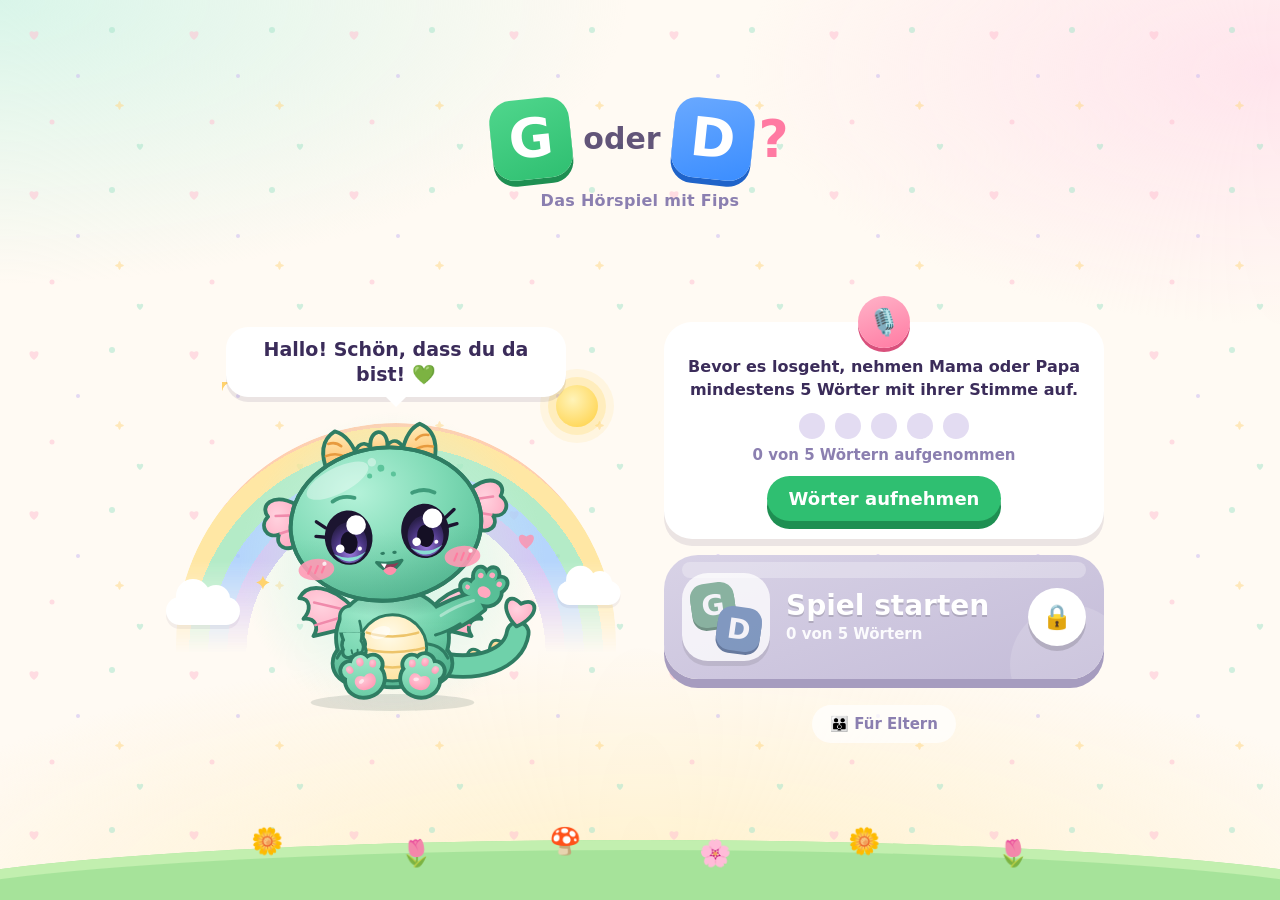
<file: src/index.html>
<!DOCTYPE html>
<html lang="de">
<head>
<meta charset="utf-8">
<meta name="viewport" content="width=device-width, initial-scale=1, minimum-scale=1, maximum-scale=1, user-scalable=no, viewport-fit=cover">
<title>G oder D? – Das Hörspiel mit Fips</title>
<meta name="description" content="Kinder üben spielerisch, G und D zu hören – mit Fips, dem kleinen Drachen, und den Stimmen von Mama und Papa. Kostenlos, ohne Werbung, die Aufnahmen bleiben auf dem Gerät.">
<meta name="theme-color" content="#fff3d1">
<link rel="icon" href="favicon.svg" type="image/svg+xml">
<link rel="apple-touch-icon" href="img/apple-touch-icon.png">
<meta name="apple-mobile-web-app-title" content="G oder D?">

<!-- Vorschau beim Teilen (WhatsApp, Signal, Facebook, X, …) -->
<meta property="og:type" content="website">
<meta property="og:locale" content="de_DE">
<meta property="og:site_name" content="G oder D?">
<meta property="og:title" content="G oder D? – Das Hörspiel mit Fips">
<meta property="og:description" content="Kinder üben spielerisch, G und D zu hören – mit Fips, dem kleinen Drachen, und den Stimmen von Mama und Papa. Kostenlos und ohne Werbung.">
<meta property="og:url" content="https://nager-code.github.io/logopaedie-g-d/">
<meta property="og:image" content="https://nager-code.github.io/logopaedie-g-d/img/share.png">
<meta property="og:image:type" content="image/png">
<meta property="og:image:width" content="1200">
<meta property="og:image:height" content="630">
<meta property="og:image:alt" content="Fips, der kleine grüne Drache, winkt neben dem Titel „G oder D?“ und gezeichneten Bildern wie Giraffe und Dino">
<meta name="twitter:card" content="summary_large_image">
<meta name="twitter:title" content="G oder D? – Das Hörspiel mit Fips">
<meta name="twitter:description" content="Kinder üben spielerisch, G und D zu hören – mit Fips und den Stimmen von Mama und Papa.">
<meta name="twitter:image" content="https://nager-code.github.io/logopaedie-g-d/img/share.png">
<link rel="stylesheet" href="css/style.css?v=__VERSION__">
</head>
<body>

<!-- ================= Start ================= -->
<section class="screen" id="home">
  <header class="home-title">
    <h1 aria-label="G oder D?"><span class="tile lg">G</span><span class="oder">oder</span><span class="tile ld">D</span><span class="qm">?</span></h1>
    <p class="home-sub">Das Hörspiel mit Fips</p>
  </header>
  <div class="home-hero">
    <div class="hero-bubble hidden" id="heroBubble"></div>
    <div class="stage" aria-hidden="true">
      <div class="rainbow"></div>
      <div class="cloud c1"></div><div class="cloud c2"></div>
      <div class="sun"><i></i><i></i></div>
    </div>
    <div data-dragon id="homeDragon" class="home-dragon"></div>
  </div>
  <div class="home-main">
    <div class="needrec hidden" id="needRec">
      <div class="needrec-ic" aria-hidden="true">🎙️</div>
      <p class="needrec-txt">Bevor es losgeht, nehmen Mama oder Papa <b>mindestens 5&nbsp;Wörter</b> mit ihrer Stimme auf.</p>
      <div class="gdots big" id="needDots"></div>
      <div id="needText" class="needtext"></div>
      <button class="bigbtn mini" id="needRecBtn">Wörter aufnehmen</button>
    </div>
    <div class="modes">
      <button class="mode m1" data-mode="gd">
        <span class="ic" aria-hidden="true"><i class="chipG">G</i><i class="chipD">D</i></span>
        <span class="txt"><b>Spiel starten</b><span class="sub" id="sub-gd">Hör gut zu!</span></span>
        <span class="go" aria-hidden="true"></span>
      </button>
    </div>
    <button class="parents-btn" id="parentsBtn">👪 Für Eltern</button>
  </div>
  <div class="meadow" aria-hidden="true"><span>🌼</span><span>🌷</span><span>🍄</span><span>🌸</span><span>🌼</span><span>🌷</span></div>
</section>

<!-- ================= Spiel ================= -->
<section class="screen hidden" id="game">
  <div class="topbar">
    <button class="round-btn" id="homeBtn" aria-label="Zurück">🏠</button>
    <div class="progress" id="progress"></div>
    <div class="stars" id="stars">⭐ 0</div>
  </div>
  <div class="buddy">
    <div data-dragon id="buddyDragon" class="buddy-dragon"></div>
    <div class="bubble" id="bubble">Hör gut zu!</div>
  </div>
  <div class="card" id="card"></div>
  <div class="answers" id="answers"></div>
  <button class="next hidden" id="next" aria-label="Weiter">➜</button>
</section>

<!-- Zwischendurch-Feier -->
<div class="party hidden" id="party"></div>

<!-- ================= Ende ================= -->
<div class="overlay hidden" id="endOverlay">
  <div class="fin-fx" id="finFx" aria-hidden="true"></div>
  <div class="fin-wrap">
    <div class="fin-stage" id="endDragon"></div>
    <div class="panel fin-panel">
      <h1 id="endTitle">Geschafft!</h1>
      <div class="fin-stars" id="endStars"></div>
      <p id="endText"></p>
      <button class="bigbtn" id="restartBtn">Nochmal 🔁</button>
      <p class="fin-more"><button class="party-btn hidden" id="endParty">🧁 Zur Muffin-Party</button><span class="party-hint hidden" id="endPartyHint"></span><button class="parents-btn" id="endHome">🏠 Zum Start</button></p>
    </div>
  </div>
</div>

<!-- ================= Easter Egg: Fips' geheime Muffin-Party ================= -->
<div class="overlay egg hidden" id="eggOverlay">
  <div class="egg-scene" id="eggScene" aria-hidden="true"></div>
  <button class="close-x" data-close="eggOverlay" aria-label="Schließen">✕</button>
  <button class="egg-music" id="eggMusicBtn" aria-label="Musik an oder aus">🔊</button>
  <div class="egg-wrap">
    <div class="egg-top">
      <h2 class="egg-title"><span>🧁 Geheime Muffin-Party!</span></h2>
      <div class="egg-chips">
        <span class="egg-chip" title="Muffins gegessen">🧁 <span id="eggEaten">0</span></span>
        <span class="egg-chip" title="Feuerstöße">🔥 <span id="eggFires">0</span></span>
      </div>
    </div>
    <div class="egg-stage">
      <div class="egg-bubble" id="eggBubble"></div>
      <div class="egg-fips" id="eggFips"></div>
      <div class="egg-baby" id="eggBaby" role="button" aria-label="Drachenei"></div>
      <div class="bb-bubble" id="bbBubble"></div>
    </div>
    <div class="egg-meter"><span>Bauch</span><span id="eggMeter"></span></div>
    <div class="egg-tray-row">
      <div class="egg-tray" id="eggTray" aria-label="Muffins – antippen oder zu Fips ziehen"></div>
      <button class="k-fab" id="kOpen" aria-label="Muffin-Küche: Muffins verzieren">👩‍🍳</button>
      <button class="k-fab f-fab" id="fOpen" aria-label="Muffin-Fabrik: Muffins backen">🏭</button>
    </div>
  </div>
  <!-- Muffin-Küche -->
  <!-- Muffin-Fabrik (eigene Seite, eingebettet) -->
  <div class="egg-factory hidden" id="eggFactory"></div>
  <div class="egg-kitchen hidden" id="eggKitchen">
    <div class="k-panel">
      <button class="close-x" id="kClose" aria-label="Küche schließen">✕</button>
      <h2 class="k-title">👩‍🍳 Muffin-Küche</h2>
      <div class="k-left">
        <div class="k-board"><div class="k-muffin-wrap"><div class="k-muffin" id="kMuffin"></div><div class="k-touch" id="kTouch" aria-label="Streusel streuen"></div></div></div>
        <p class="k-hint" id="kHint">Tippe oder wische über den Guss – dann rieseln die Streusel!</p>
        <div class="k-tools k-more"><button class="k-btn ghost small" id="kUndo">↩️ Rückgängig</button><button class="k-btn ghost small" id="kWipe">🧽 Deko abwischen</button></div>
      </div>
      <div class="k-right">
      <div class="k-kinds" id="kKinds"></div>
      <div class="k-row"><b>Guss</b><div class="k-swatches" id="kTops"></div></div>
      <div class="k-row"><b>Förmchen</b><div class="k-swatches" id="kCups"></div></div>
      <div class="k-actions"><button class="k-btn ghost" id="kNew">🔄 Neuer Muffin</button><button class="k-btn" id="kDone">Fertig – für Fips! 🐉</button></div>
      </div>
    </div>
  </div>
</div>

<!-- ================= Eltern ================= -->
<div class="overlay hidden" id="parentsOverlay">
  <div class="panel panel-parents">
    <button class="close-x" data-close="parentsOverlay">✕</button>
    <h2>👪 Für Eltern</h2>
    <div class="menu menu-cta">
      <button id="openRec" class="rec-cta">
        <span class="rc-ic" aria-hidden="true">🎙️</span>
        <span class="rc-txt"><b>Wörter aufnehmen</b><small id="recSummary"></small><span class="rc-bar"><i id="recSummaryBar"></i></span></span>
        <span class="rc-go" aria-hidden="true">▶</span>
      </button>
    </div>
    <div class="progress-box" id="progressBox"></div>
    <div class="settings-box">
      <h3>⚙️ Einstellungen</h3>
      <label class="opt"><input type="checkbox" data-opt="party"><span class="sw" aria-hidden="true"></span>
        <span class="opt-txt"><b>Zwischen-Feier</b><small>Nach 3 richtigen Antworten hintereinander tanzt Fips kurz. Ausschalten, um ohne Unterbrechung zu üben.</small></span></label>
      <label class="opt"><input type="checkbox" data-opt="pairs"><span class="sw" aria-hidden="true"></span>
        <span class="opt-txt"><b>Sehr ähnliche Wörter</b><small>Hörpaare wie Gaumen / Daumen oder Nagel / Nadel spielen mit. Weil sie allein gehört kaum auseinanderzuhalten sind, zeigt die Karte ein Tipp-Bild – beim Daumen zum Beispiel eine Hand.</small></span></label>
    </div>
    <div class="parents-grid">
    <div class="menu">
      <div class="privacy">
        <h3>🔒 Datenschutz</h3>
        <p>Eure Aufnahmen werden <b>nur hier auf diesem Gerät</b> im Browser gespeichert.</p>
        <p>Sie werden nicht hochgeladen, an niemanden geschickt und für nichts anderes verwendet als für dieses Spiel.</p>
        <p>Es gibt keine Werbung und kein Tracking.</p>
        <p class="small">Löschen: einzelne Aufnahmen mit 🗑 unter „Wörter aufnehmen“, alle zusammen, indem ihr die Website-Daten im Browser löscht.</p>
      </div>
    </div>
    <div class="tips-wrap">
    <div class="tips">
      <h3>💡 So hilfst du beim Üben</h3>
      <p>Das Spiel verwendet nur eure eigenen Aufnahmen. Es kommen nur Wörter vor, die schon aufgenommen sind. Je mehr Wörter, desto abwechslungsreicher.</p>
      <p><b style="color:var(--d-dark)">D:</b> Die Zungenspitze tippt oben hinter die Zähne.</p>
      <p><b style="color:var(--g-dark)">G:</b> Die Zungenspitze bleibt unten, hinten im Hals „klopft“ die Zunge an.</p>
      <p>Sprecht das Wort gemeinsam nach und schaut dabei in einen Spiegel. Kurz und oft üben (5 Minuten am Tag) bringt am meisten.</p>
      <p>Im Spiel: 🔊 = nochmal hören, 👀 = Lösung zeigen.</p>
    </div>
    </div>
    </div>
    <div class="backup-box">
      <h3>💾 Sichern &amp; auf ein anderes Gerät übertragen</h3>
      <p>Die Aufnahmen sind nur auf diesem Gerät. Speichere sie als ZIP-Datei – zur Sicherheit, oder um sie z.&nbsp;B. auf dem Tablet wieder zu laden. Darin liegt jedes Wort auch als einzelne Audiodatei. Die Datei bleibt bei dir.</p>
      <div class="bk-actions">
        <button class="bk-btn" id="bkSave">⬇️ Aufnahmen sichern</button>
        <label class="bk-btn ghost">⬆️ Sicherung laden<input type="file" id="bkFile" accept=".zip,application/zip,.json,application/json" hidden></label>
      </div>
      <p class="bk-msg" id="bkMsg"></p>
    </div>
    <p class="diag" id="diag"></p>
  </div>
</div>

<!-- ================= Aufnahme-Studio ================= -->
<div class="overlay hidden" id="recOverlay">
  <div class="panel panel-rec">
    <button class="close-x" data-close="recOverlay" aria-label="Schließen">✕</button>
    <div class="rec-layout">
    <div class="rec-main">
    <h2 style="text-align:left;margin-right:46px">🎙️ Wörter aufnehmen</h2>
    <div class="rec-progress"><div class="recbar"><i id="recBar"></i></div><span class="small" id="recCount"></span></div>
    <div class="warn hidden" id="recWarn"></div>
    <div class="goal" id="recGoal"></div>

    <div class="studio" id="studio">
      <div class="st-emoji" id="stEmoji"></div>
      <div class="st-word" id="stWord"></div>
      <div class="st-status" id="stStatus"></div>
      <div class="meter"><i id="meter"></i></div>
      <div class="meter-label"><span>leise</span><span>Lautstärke</span><span>laut</span></div>
      <div class="timebar hidden" id="timebar"><i id="timeFill"></i></div>
      <div class="st-controls">
        <button class="st-side" id="stPlay" aria-label="Anhören">▶</button>
        <button class="st-rec" id="stRec"><span class="ic">🎙️</span><span id="stRecLbl">Aufnehmen</span></button>
        <button class="st-side" id="stNext" aria-label="Nächstes Wort">➜</button>
      </div>
      <div class="st-hint" id="stHint">Stille am Anfang und Ende wird automatisch abgeschnitten.</div>
      <div class="st-keys">Tastatur: <kbd>Leertaste</kbd> aufnehmen/stoppen · <kbd>P</kbd> anhören · <kbd>→</kbd> nächstes Wort · <kbd>Esc</kbd> schließen</div>
    </div>
    </div>

    <div class="rec-side">
    <div class="list-head">
      <b>Alle Wörter</b>
      <label><input type="checkbox" id="onlyMissing"> nur fehlende</label>
    </div>
    <div id="recList"></div>
    </div>
    </div>
  </div>
</div>

<script src="js/words.js?v=__VERSION__"></script>
<script src="js/pictures.js?v=__VERSION__"></script>
<script src="js/util.js?v=__VERSION__"></script>
<script src="js/dragon.js?v=__VERSION__"></script>
<script src="js/progress.js?v=__VERSION__"></script>
<script src="js/storage.js?v=__VERSION__"></script>
<script src="js/sound.js?v=__VERSION__"></script>
<script src="js/finale.js?v=__VERSION__"></script>
<script src="js/egg.js?v=__VERSION__"></script>
<script src="js/game.js?v=__VERSION__"></script>
<script src="js/recorder.js?v=__VERSION__"></script>
<script src="js/app.js?v=__VERSION__"></script>
</body>
</html>
</file>
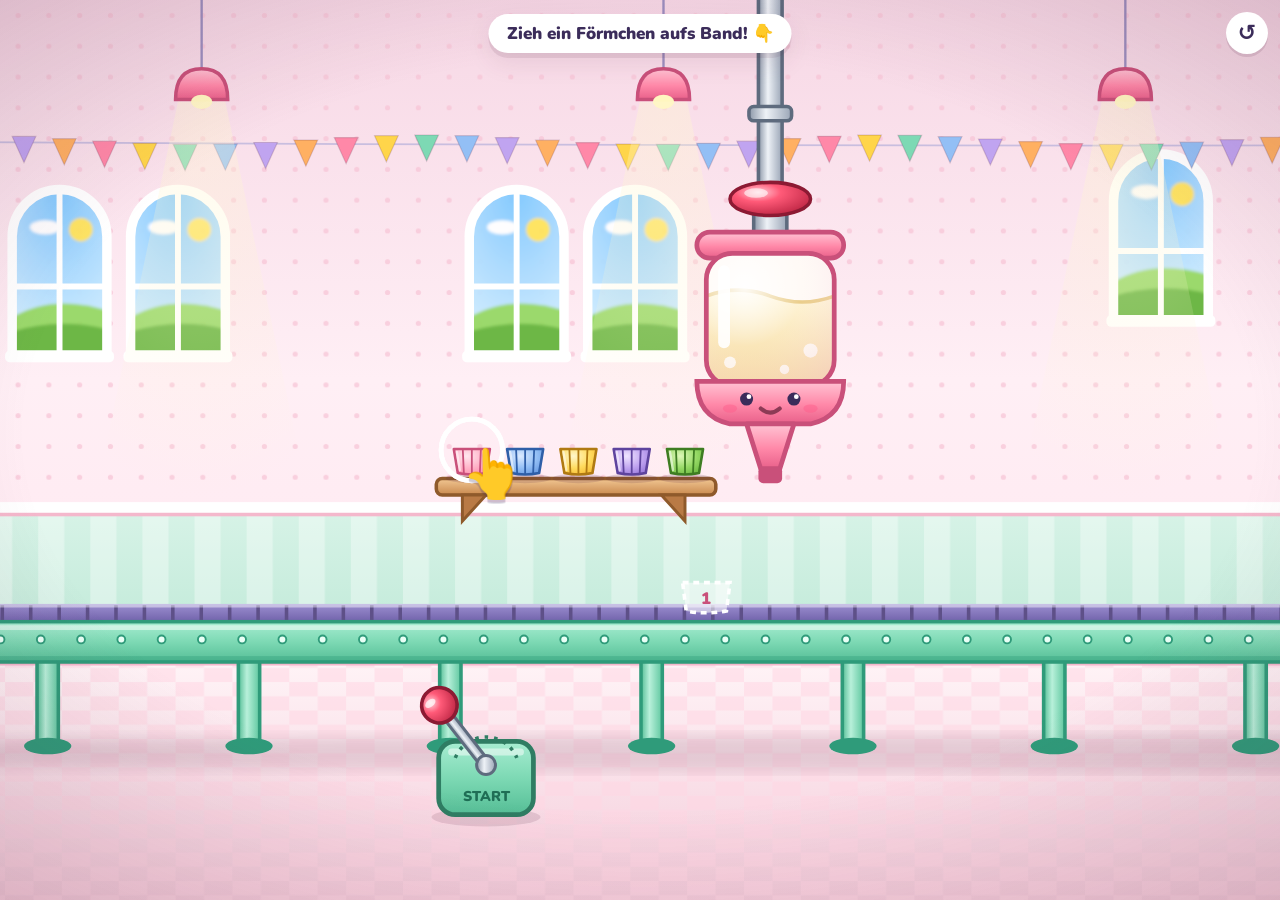
<file: src/muffin-fabrik.html>
<!doctype html>
<html lang="de">
<head>
<meta charset="utf-8">
<meta name="viewport" content="width=device-width, initial-scale=1, minimum-scale=1, maximum-scale=1, user-scalable=no, viewport-fit=cover">
<meta name="theme-color" content="#F6D6E4">
<link rel="icon" href="favicon.svg">
<!-- Muffin-Fabrik: spielbarer Prototyp für die Muffin-Party. Alles wird direkt angetippt oder gezogen:
     Förmchen aufs Band ziehen → Hebel (bei 5 Förmchen fährt das Band von selbst los) → Teigmaschine gedrückt halten (zu lange = läuft über, und der Teig kann ausgehen) → Tunnelofen → mit Flaschen und Streuern verzieren.
     Eigenständige Seite – Palette und Muffin-Zeichnung sind aus js/pictures.js und js/egg.js übernommen. -->
<title>Muffin-Fabrik</title>
<link rel="stylesheet" href="https://fonts.googleapis.com/css2?family=Nunito:wght@700;800;900&display=swap">
<style>
  *{box-sizing:border-box}
  html,body{height:100%;margin:0}
  body{background:#F6D6E4;font-family:"Nunito","Varela Round","Trebuchet MS",system-ui,sans-serif;color:#3B2C5A;overflow:hidden;-webkit-tap-highlight-color:transparent;-webkit-user-select:none;user-select:none;-webkit-touch-callout:none}
  :root{--safe-t:env(safe-area-inset-top,0px);--safe-b:env(safe-area-inset-bottom,0px)}
  html,body,*{touch-action:none}
  button{font:inherit;cursor:pointer}
  #app{position:fixed;inset:0}
  .fx3{position:absolute;inset:0;overflow:clip;background:#FCE4EE}
  #bg{position:absolute;inset:0;width:100%;height:100%;opacity:0;transition:opacity .25s}
  #bg.on{opacity:1}
  #ovenBack,#ovenFront,#deco{opacity:0;transition:opacity .7s}
  #ovenBack.on,#ovenFront.on,#deco.on{opacity:1}
  #goFips{position:absolute;left:50%;bottom:calc(max(18px,var(--safe-b)) + 8px);translate:-50% 0;border:0;border-radius:999px;background:linear-gradient(180deg,#FF9DB2,#FF7AA2);color:#fff;font-size:21px;font-weight:900;padding:14px 28px;box-shadow:0 6px 0 #C9507A,0 10px 30px rgba(201,80,122,.35);opacity:0;pointer-events:none;transition:opacity .3s,scale .3s;scale:.8}
  #goFips.show{opacity:1;pointer-events:auto;scale:1;animation:pulse 1s ease-in-out infinite alternate}
  @keyframes pulse{to{scale:1.06}}
  #sc{position:absolute;inset:0;width:100%;height:100%;display:block;touch-action:none}
  .vign{position:absolute;inset:0;pointer-events:none;background:radial-gradient(ellipse 80% 70% at 50% 48%,transparent 60%,rgba(94,46,74,.2))}
  .top{position:absolute;left:0;right:0;top:max(10px,var(--safe-t));display:flex;justify-content:center;padding:0 56px 0 12px;pointer-events:none}
  #map{display:flex;align-items:flex-start;background:rgba(255,255,255,.92);border-radius:24px;padding:6px 12px 4px;box-shadow:0 4px 0 rgba(94,46,74,.1),0 8px 20px rgba(94,46,74,.08)}
  #map > div{display:flex;flex-direction:column;align-items:center;gap:2px;width:58px}
  #map span{width:34px;height:34px;border-radius:50%;background:#F4F0FB;display:flex;align-items:center;justify-content:center;font-size:17px;font-weight:900;filter:grayscale(1);opacity:.55}
  #map small{font-size:10px;font-weight:900;color:#B9A9D9}
  #map .done span{background:linear-gradient(180deg,#7DD9B4,#55BE96);color:#fff;filter:none;opacity:1;box-shadow:0 3px 0 #2F9B7A}#map .done small{color:#2F9B7A}
  #map .now span{background:linear-gradient(180deg,#FFD0DC,#FF88A8);filter:none;opacity:1;box-shadow:0 3px 0 #C9507A,0 0 0 4px #FFE3EC}#map .now small{color:#E0608A}
  #map > i{width:10px;height:5px;margin-top:15px;border-radius:3px;background:#E8DDF2}
  #restart{position:absolute;right:max(12px,env(safe-area-inset-right,0px));top:max(12px,var(--safe-t));z-index:5;width:42px;height:42px;border-radius:50%;border:0;background:#fff;font-size:22px;font-weight:900;color:#3B2C5A;box-shadow:0 3px 0 rgba(94,46,74,.15);pointer-events:auto}
  .embed #restart{right:auto;left:max(12px,env(safe-area-inset-left,0px))}
  .say{position:absolute;left:50%;top:calc(max(12px,var(--safe-t)) + 2px);translate:-50% 0;max-width:calc(100% - 132px);background:#fff;border-radius:22px;padding:8px 18px;font-size:17px;font-weight:900;text-align:center;box-shadow:0 5px 0 rgba(94,46,74,.1),0 10px 24px rgba(94,46,74,.1);pointer-events:none;width:max-content}
  .say.pop{animation:pop .35s}
  @keyframes pop{0%{scale:.7}70%{scale:1.08}100%{scale:1}}
  @media (max-width:380px){.say{font-size:16px}}
  /* SVG-Animationen */
  .moving .belt-lines{animation:dash .35s linear infinite}
  @keyframes dash{to{stroke-dashoffset:-24}}
  .hot{animation:glow 1s ease-in-out infinite alternate}
  @keyframes glow{from{filter:drop-shadow(0 0 0 rgba(255,213,74,0))}to{filter:drop-shadow(0 0 7px rgba(255,213,74,1)) drop-shadow(0 0 2px #fff)}}
  .hint,.fallbit,.pourS,#streams,#slot{pointer-events:none}
  .droplines{pointer-events:none;animation:dropl .42s ease-out forwards}
  @keyframes dropl{from{opacity:.9;transform:translateY(-30px)}to{opacity:0;transform:translateY(40px)}}
  .hint .ring{transform-box:fill-box;transform-origin:center;animation:ring 1.3s ease-out infinite}
  .hint .r2{animation-delay:.65s}
  @keyframes ring{0%{transform:scale(.3);opacity:1}100%{transform:scale(1.5);opacity:0}}
  .hint .handE{animation:poke 1.1s ease-in-out infinite;filter:drop-shadow(0 3px 0 rgba(59,44,90,.25))}
  @keyframes poke{50%{transform:translateY(-9px)}}
  .bub{animation:bub 2.2s ease-in infinite}.bub.b2{animation-delay:.8s}.bub.b3{animation-delay:1.5s}
  @keyframes bub{0%{transform:translateY(0);opacity:0}20%{opacity:.9}100%{transform:translateY(-50px);opacity:0}}
  .flap{transform-box:fill-box;transform-origin:50% 0;animation:flap 1.2s ease-in-out infinite alternate}
  .flap.f1{animation-delay:-.3s}.flap.f2{animation-delay:-.6s}.flap.f3{animation-delay:-.9s}
  @keyframes flap{from{rotate:-4deg}to{rotate:7deg}}
  .moving .flap{animation-duration:.35s}
  .flicker{animation:flick .5s ease-in-out infinite alternate}
  .fl{transform-box:fill-box;transform-origin:50% 100%;animation:flame .45s ease-in-out infinite alternate}
  .fl.f1{animation-delay:-.15s}.fl.f2{animation-delay:-.3s}
  @keyframes flame{from{transform:scale(.85,.8)}to{transform:scale(1.1,1.15)}}
  @keyframes flick{to{opacity:.65}}
  .smoke text{animation:smoke 2.6s ease-out infinite}.smoke text:nth-child(2){animation-delay:1.3s}
  @keyframes smoke{0%{transform:translate(0,0);opacity:0}25%{opacity:1}100%{transform:translate(-14px,-60px);opacity:0}}
  .slotmark{animation:slot 1s ease-in-out infinite alternate}
  @keyframes slot{to{opacity:.45}}
  .popin{transform-box:fill-box;transform-origin:50% 100%;animation:popin .45s cubic-bezier(.3,1.6,.5,1)}
  @keyframes popin{0%{transform:scale(.85,.8)}100%{transform:scale(1)}}
  .fallbit{animation:fallb .42s ease-in forwards}
  @keyframes fallb{to{transform:translateY(var(--d));opacity:0}}
  .pourS{stroke-dasharray:240;stroke-dashoffset:240;animation:pourA .35s ease-out forwards}
  @keyframes pourA{to{stroke-dashoffset:0}}
  .nope{animation:nope .35s}
  @keyframes nope{25%{transform:translateX(-5px)}75%{transform:translateX(5px)}}
  .stream{animation:streamA .4s linear infinite}
  @keyframes streamA{50%{opacity:.85}}
  /* Fertig */
  .end{position:fixed;inset:0;z-index:20;display:flex;align-items:center;justify-content:center;background:rgba(255,227,236,.85);backdrop-filter:blur(4px);padding:16px;animation:fadeIn .3s}
  @keyframes fadeIn{from{opacity:0}}
  .endbox{width:min(380px,100%);background:#fff;border-radius:28px;padding:20px;display:flex;flex-direction:column;align-items:center;gap:10px;box-shadow:0 8px 0 rgba(201,80,122,.2);animation:pop .4s}
  .endbox h2{margin:0;font-size:28px;font-weight:900;color:#E0608A}
  .endbox img{width:150px}
  .endbox p{margin:0;font-size:18px;font-weight:900;text-align:center}
  .endbox .small{font-size:14px;font-weight:700;color:#8b7fb0}
  .plate{display:flex;gap:4px;background:radial-gradient(ellipse at 50% 40%,#fff,#F4F0FB);border:3px solid #E8DDF2;border-radius:999px;padding:6px 12px}
  .plate span{width:52px;display:block}.plate svg{width:100%;display:block}
  #toParty{border:0;border-radius:999px;background:linear-gradient(180deg,#7DD9B4,#55BE96);color:#fff;font-size:21px;font-weight:900;padding:14px 28px;box-shadow:0 6px 0 #2F9B7A}
  #again.ghost{background:#fff;color:#3B2C5A;box-shadow:0 5px 0 rgba(94,46,74,.15);font-size:17px;padding:10px 20px}
  #again{border:0;border-radius:999px;background:linear-gradient(180deg,#FF9DB2,#FF7AA2);color:#fff;font-size:20px;font-weight:900;padding:14px 26px;box-shadow:0 6px 0 #C9507A}
  @media (prefers-reduced-motion:reduce){*{animation-duration:.01s!important;animation-iteration-count:1!important}}
</style>
</head>
<body>
<div id="app"></div>
<script>
/* Kein Zoomen (wie im Spiel): iOS ignoriert user-scalable=no, und in der eingebetteten Fabrik greift der Schutz der Party-Seite nicht */
(function(){
  const stop = e => e.preventDefault();
  ["gesturestart","gesturechange","gestureend"].forEach(t => document.addEventListener(t, stop, {passive:false}));
  document.addEventListener("touchmove", e => { if (e.touches.length > 1) e.preventDefault(); }, {passive:false});
  let last = 0;
  document.addEventListener("touchend", e => {
    const now = Date.now(), quick = now - last < 380; last = now;
    if (!quick || !e.cancelable || e.touches.length) return;
    e.preventDefault();
    const p = e.changedTouches[0];
    e.target.dispatchEvent(new MouseEvent("click", {bubbles:true, cancelable:true, view:window, clientX:p.clientX, clientY:p.clientY}));
  }, {passive:false});
  document.addEventListener("wheel", e => { if (e.ctrlKey || e.metaKey) e.preventDefault(); }, {passive:false});
  document.addEventListener("keydown", e => { if ((e.ctrlKey || e.metaKey) && ["+","-","=","0"].includes(e.key)) e.preventDefault(); });
})();
</script>
<script>
const PIC_PAL = {
  green:  ["#C8F5DE","#7DD9B4","#55BE96","#2F7D63"],
  leaf:   ["#DDF7B8","#96D965","#66B53C","#3E7D22"],
  blue:   ["#DCEBFF","#93BFF5","#6295E0","#2F5FA8"],
  water:  ["#E3F7FF","#8FD6F5","#4FB0E0","#2A7AA8"],
  ice:    ["#F4FDFF","#BDEBFA","#7FD0EE","#3A93B8"],
  yellow: ["#FFF7CC","#FFDB5E","#F5B82E","#B07A12"],
  yolk:   ["#FFEBA8","#FFC23A","#F59E1B","#B8730E"],
  orange: ["#FFE2BD","#FFB062","#F28C2E","#B5601A"],
  red:    ["#FFD3D9","#FF7A8E","#E8455F","#A8243C"],
  pink:   ["#FFE6EE","#FFB3C8","#FF88A8","#C9507A"],
  purple: ["#EFE5FF","#C0A4F0","#9474D8","#5E449E"],
  brown:  ["#F2D5B5","#C9946A","#A8714A","#6E4429"],
  wood:   ["#FFE8C6","#EDBA80","#D49756","#8F5A2B"],
  metal:  ["#FFFFFF","#DCE2EC","#AEB7C6","#5B6478"],
  storm:  ["#E4E6F0","#AEB3C8","#878EA8","#4E5578"],
  white:  ["#FFFFFF","#FFFFFF","#E9E4F4","#8B7FB0"],
  cream:  ["#FFFDF5","#F7EBD3","#E2CBA2","#A88B5E"],
  skin:   ["#FFF2E8","#FFD6BA","#F5B690","#B87452"],
  gold:   ["#FFF6BF","#FFD54A","#E8A800","#A87500"],
  dark:   ["#9A8CC0","#5E5088","#3B2C5A","#2A1F4A"],
};

const pf  = k => `fill="url(#pg-${k})" stroke="${PIC_PAL[k][3]}"`;   // Fläche mit Verlauf + Umriss
const pln = k => PIC_PAL[k][3];                                      // Umrissfarbe

/* Verläufe einmal ins Dokument einfügen */
(function(){
  const g = Object.entries(PIC_PAL).map(([k,[a,b,c]]) =>
    `<radialGradient id="pg-${k}" cx=".36" cy=".28" r=".85"><stop offset="0" stop-color="${a}"/><stop offset=".55" stop-color="${b}"/><stop offset="1" stop-color="${c}"/></radialGradient>`).join("");
  document.body.insertAdjacentHTML("afterbegin",
    `<svg aria-hidden="true" style="position:absolute;width:0;height:0;overflow:hidden"><defs>${g}</defs></svg>`);
})();


function kItem(it){
  const {t, x, y, r, c} = it;
  if (t === "bunt" || t === "schoko") return `<rect x="${x - 2.2}" y="${y - .8}" width="4.4" height="1.6" rx=".8" fill="${c}" transform="rotate(${r} ${x} ${y})"/>`;
  if (t === "stern") return `<path transform="translate(${x} ${y}) rotate(${r}) scale(.55)" d="M0 -5 L1.4 -1.6 5 -1.5 2.2 .9 3.1 4.6 0 2.5 -3.1 4.6 -2.2 .9 -5 -1.5 -1.4 -1.6 Z" fill="${c}" stroke="#A87500" stroke-width=".6"/>`;
  if (t === "punkte") return `<g><circle cx="${x}" cy="${y}" r="1.7" fill="${c}"/><circle cx="${x - .5}" cy="${y - .55}" r=".5" fill="#fff" opacity=".7"/></g>`;
  if (t === "perle") return `<g><circle cx="${x}" cy="${y}" r="1.15" fill="#E9EEF6" stroke="#AEB7C6" stroke-width=".35"/><circle cx="${x - .35}" cy="${y - .4}" r=".35" fill="#fff"/></g>`;
  if (t === "blume") return `<g transform="translate(${x} ${y}) rotate(${r})">${[0,72,144,216,288].map(a => `<ellipse rx="1.5" ry="2.3" cy="-2" transform="rotate(${a})" fill="${c}"/>`).join("")}<circle r="1.3" fill="#FFD54A"/></g>`;
  if (t === "kerze") return `<g transform="translate(${x} ${y}) scale(.75)"><rect x="-2.2" y="-15" width="4.4" height="15" rx="1.2" fill="#FFF6F8" stroke="#E86A8E" stroke-width=".8"/><path d="M-2.2 -11 L2.2 -13.5 M-2.2 -6 L2.2 -8.5 M-2.2 -1 L2.2 -3.5" stroke="#FF88A8" stroke-width="1.2"/><path d="M0 -15 V-17" stroke="#4A2E3A" stroke-width=".7"/><path class="k-flame" d="M0 -23.5 Q3 -19.5 0 -16.8 Q-3 -19.5 0 -23.5 Z" fill="#FFB13B"/><path d="M0 -21.5 Q1.4 -19 0 -17.6 Q-1.4 -19 0 -21.5 Z" fill="#FFF6C0"/></g>`;
  if (t === "herz") return `<path transform="translate(${x} ${y}) rotate(${r}) scale(.5)" d="M0 4 C-7 -1 -5 -7 0 -3 C5 -7 7 -1 0 4 Z" fill="${c}"/>`;
  return `<g transform="translate(${x} ${y})"><path d="M0 -4 Q2 -10 7 -11" fill="none" stroke="#3E7D22" stroke-width="1.6"/><circle r="4.5" fill="url(#pg-red)" stroke="#A8243C" stroke-width="1.5"/><ellipse cx="-1.5" cy="-1.6" rx="1.3" ry=".9" fill="#fff" opacity=".8"/></g>`;
}
function customMuffinSvg(m){
  return `<svg viewBox="0 0 60 60"><g stroke-width="2.6" stroke-linejoin="round" stroke-linecap="round">
    <path d="M12 31 L48 31 L44 55 Q30 58 16 55 Z" ${pf(m.cup)}/>
    <path d="M21 32 L22 55 M30 32 V56 M39 32 L38 55" stroke="${pln(m.cup)}" stroke-width="1.8" fill="none"/>
    <path class="k-top" d="M8 33 Q5 12 30 9 Q55 12 52 33 Q46 37 40 33 Q35 38 30 33 Q25 38 20 33 Q14 37 8 33 Z" ${pf(m.top)}/>
    <ellipse cx="18" cy="18" rx="5" ry="2.5" transform="rotate(-30 18 18)" fill="#fff" opacity=".55"/>
    <g stroke="none">${m.items.filter(i => i.t !== "kirsche" && i.t !== "kerze").map(kItem).join("")}${m.items.filter(i => i.t === "kirsche" || i.t === "kerze").map(kItem).join("")}</g>
  </g></svg>`;
}

</script>
<script>
/* ================= Muffin-Fabrik 3 – alles direkt antippen und ziehen ================= */
(function(){
const $ = id => document.getElementById(id);
const wait = ms => new Promise(r => setTimeout(r, ms));
/* In der Muffin-Party läuft die Fabrik eingebettet (?embed=1&stars=…): richtige Antworten aus dem Spiel schalten Deko frei,
   und die fertigen Muffins gehen am Ende zurück an die Party. Allein geöffnet: Beispielkind mit 28 richtigen Antworten. */
const QS = new URLSearchParams(location.search), EMBED = QS.has("embed");
if (EMBED) document.documentElement.classList.add("embed");
const STARS = QS.has("stars") ? +QS.get("stars") || 0 : 28;

/* ---------- Geräusche ---------- */
let ac = null;
function actx(){ try { ac = ac || new (window.AudioContext || window.webkitAudioContext)(); if (ac.state === "suspended") ac.resume(); } catch(e){} return ac; }
function tone(f, d = .15, type = "sine", vol = .2, f2){
  const a = actx(); if (!a) return; const t = a.currentTime;
  const o = a.createOscillator(), g = a.createGain(); o.type = type; o.frequency.setValueAtTime(f, t);
  if (f2) o.frequency.exponentialRampToValueAtTime(f2, t + d);
  g.gain.setValueAtTime(.0001, t); g.gain.exponentialRampToValueAtTime(vol, t + .01); g.gain.exponentialRampToValueAtTime(.0001, t + d);
  o.connect(g); g.connect(a.destination); o.start(t); o.stop(t + d + .02);
}
const sfx = {
  pick(){ tone(660, .07, "triangle", .15, 880); },
  drop(){ tone(220, .1, "sine", .3, 140); },
  lever(){ tone(160, .12, "square", .08, 90); setTimeout(() => tone(500, .08, "triangle", .15), 120); },
  belt(){ for (let i = 0; i < 4; i++) setTimeout(() => tone(140, .05, "square", .04), i * 110); },
  squirt(){ tone(500, .25, "sawtooth", .05, 180); setTimeout(() => { tone(260, .12, "sine", .3, 120); setTimeout(() => tone(300, .12, "sine", .25, 140), 140); }, 250); },
  ding(){ tone(1568, .5, "sine", .2); setTimeout(() => tone(2093, .7, "sine", .15), 120); },
  pour(){ tone(300, .5, "sine", .12, 200); },
  sprinkle(){ for (let i = 0; i < 3; i++) tone(2200 + Math.random() * 1500, .03, "sine", .05); },
  nope(){ tone(330, .15, "square", .08, 250); },
  yay(){ [523, 659, 784, 1047].forEach((f, i) => setTimeout(() => tone(f, .25, "triangle", .2), i * 100)); }
};

/* ---------- Förmchen und Muffins (gleicher Bildausschnitt für alle) ---------- */
const VB = 'viewBox="4 4 52 56"';
/* Förmchen mit Teig: a = Menge (0 leer · 1 genau voll · über 1 läuft es über) */
function doughSvg(a){
  if (!a || a < .02) return "";
  const h = 16 * Math.min(a, 1.15), w = 17 + Math.max(0, a - 1) * 9, top = 33 - h, over = Math.max(0, a - 1);
  let o = `<path d="M${30 - w} 33 Q${29 - w} ${top - 1} 30 ${top} Q${31 + w} ${top - 1} ${30 + w} 33 Z" fill="url(#doughG)" stroke="#E2B95A"/>`;
  if (a > .75) o += `<path d="M30 ${top} Q33 ${top - 6} 29 ${top - 9}" fill="none" stroke="#E2B95A" stroke-width="3"/>`;
  o += `<ellipse cx="${30 - w * .45}" cy="${top + h * .45}" rx="${3 + w * .1}" ry="2" fill="#fff" opacity=".6"/>`;
  if (over > .02){   // übergelaufen: Teig quillt über den Rand und läuft außen am Förmchen herunter
    const L = Math.min(1, over / .8) * 16;
    o += `<path d="M${12 - over * 4} 31 Q${6 - over * 3} ${33 + L * .6} ${10} ${36 + L} Q${12.5} ${38 + L} ${14} ${34 + L * .5} L15 32 Z" fill="url(#doughG)" stroke="#E2B95A" stroke-width="2"/>
      <path d="M${48 + over * 4} 31 Q${54 + over * 3} ${33 + L * .4} ${50} ${35 + L * .75} Q${47.5} ${37 + L * .75} ${46} ${33 + L * .3} L45 32 Z" fill="url(#doughG)" stroke="#E2B95A" stroke-width="2"/>
      <path d="M${11 - over * 4} 32 Q30 ${36 + over * 2} ${49 + over * 4} 32 Q30 ${29} ${11 - over * 4} 32 Z" fill="url(#doughG)" stroke="#E2B95A" stroke-width="2"/>`;
  }
  return o;
}
const CUP = (c, a) => { a = a === true ? 1 : (a || 0); const over = a > 1;
  const cup = `<path d="M12 31 L48 31 L44 55 Q30 58 16 55 Z" ${pf(c)}/><path d="M21 32 L22 55 M30 32 V56 M39 32 L38 55" stroke="${pln(c)}" stroke-width="1.8" fill="none"/><path d="M15 34 L18 52" stroke="#fff" stroke-width="2.4" opacity=".55"/>`;
  return `<svg ${VB}><g stroke-width="2.6" stroke-linejoin="round" stroke-linecap="round">${over ? cup + doughSvg(a) : doughSvg(a) + cup}</g></svg>`; };
const BAKED = c => `<svg ${VB}><g stroke-width="2.6" stroke-linejoin="round" stroke-linecap="round"><path d="M12 31 L48 31 L44 55 Q30 58 16 55 Z" ${pf(c)}/><path d="M21 32 L22 55 M30 32 V56 M39 32 L38 55" stroke="${pln(c)}" stroke-width="1.8" fill="none"/><path d="M8 33 Q5 12 30 9 Q55 12 52 33 Q46 37 40 33 Q35 38 30 33 Q25 38 20 33 Q14 37 8 33 Z" fill="url(#bakedG)" stroke="#A8714A"/><ellipse cx="20" cy="19" rx="5" ry="2.4" transform="rotate(-30 20 19)" fill="#fff" opacity=".55"/></g></svg>`;
const DOME = "M8 33 Q5 12 30 9 Q55 12 52 33 Q46 37 40 33 Q35 38 30 33 Q25 38 20 33 Q14 37 8 33 Z";
/* Guss: kleine Haube ganz oben auf der Kuppel mit kurzen Tropfen – darunter bleibt der Teig sichtbar */
const ICING = "M12.4 16 Q18 10.1 30 8.6 Q42 10.1 47.6 16 Q48 18.6 45.8 18.8 Q44.3 19 44.1 20.6 Q43.9 22.6 42.3 22.6 Q40.7 22.6 40.6 20.7 Q40.5 18.9 38.2 19 Q34.8 19.2 33.4 19.9 Q32 20.6 32 24 Q32 26 30 26 Q28 26 28 24 Q28 20.4 26 19.8 Q23.4 19 21.6 19.8 Q20.4 20.4 19.6 21.4 Q17.6 22.8 16.9 20.6 Q16.4 18.8 14.6 18.6 Q12.4 18.4 12.4 16 Z";
/* Gebackener Muffin: Teig-Kuppel bleibt sichtbar, der Guss liegt als Haube mit Tropfnasen nur oben drauf */
function cupSvg(cp){
  const a = cp.amt == null ? (cp.dough ? 1 : 0) : cp.amt;
  if (!cp.baked) return CUP(cp.c, a);
  const items = cp.items || [], over = Math.max(0, a - 1);
  // Größe der Kuppel je nach Teigmenge: wenig → Mini-Muffin, zu viel → Riesen-Pilzmuffin
  const sy = a < 1 ? .5 + .5 * Math.max(.2, a) : 1 + .3 * over, sx = 1 + .22 * over;
  const deco = `<g stroke="none">${items.filter(i => i.t !== "kirsche" && i.t !== "kerze").map(kItem).join("")}${items.filter(i => i.t === "kirsche" || i.t === "kerze").map(kItem).join("")}</g>`;
  // übergelaufener, mitgebackener Teig: runde Tropfen außen am Förmchen
  const L = Math.min(1, over / .8);
  const crust = over > .05 ? `<path d="M17 31 C12 30 8.5 32 8.8 ${35 + L * 6} C9 ${39 + L * 8} 14.6 ${39.5 + L * 8} 14.8 ${35.5 + L * 6} C15 33.5 16 32.6 17.5 32.2 Z" fill="url(#bakedG)" stroke="#A8714A" stroke-width="2"/>
      <path d="M43 31 C48 30 51.5 32 51.2 ${34 + L * 4} C51 ${37.5 + L * 5} 45.6 ${38 + L * 5} 45.3 ${34.5 + L * 4} C45 33 44 32.4 42.5 32.2 Z" fill="url(#bakedG)" stroke="#A8714A" stroke-width="2"/>` : "";
  return `<svg ${VB}><g stroke-width="2.6" stroke-linejoin="round" stroke-linecap="round">
    <path d="M12 31 L48 31 L44 55 Q30 58 16 55 Z" ${pf(cp.c)}/><path d="M21 32 L22 55 M30 32 V56 M39 32 L38 55" stroke="${pln(cp.c)}" stroke-width="1.8" fill="none"/><path d="M15 34 L18 52" stroke="#fff" stroke-width="2.4" opacity=".5"/>
    ${crust}
    <g transform="translate(30 33) scale(${sx.toFixed(3)} ${sy.toFixed(3)}) translate(-30 -33)">
    <path class="k-top" d="${DOME}" fill="url(#bakedG)" stroke="#A8714A"/>
    ${cp.top ? `<path d="${ICING}" transform="translate(0 1.1)" fill="#6E4429" opacity=".2" stroke="none"/>
      <path d="${ICING}" ${pf(cp.top)} stroke-width="1.5"/>
      <path d="M15.5 14.5 Q19 11.2 26 10.4" fill="none" stroke="#fff" stroke-width="2.2" opacity=".75"/>
      <circle cx="35" cy="10.8" r="1.2" fill="#fff" opacity=".7" stroke="none"/>
      <path d="M30.9 21 V24.2" stroke="#fff" stroke-width="1.1" opacity=".5"/>` : `<ellipse cx="20" cy="19" rx="5" ry="2.4" transform="rotate(-30 20 19)" fill="#fff" opacity=".5"/>`}
    ${deco}</g></g></svg>`;
}
const nest = (svg, x, y, w, h, extra = "") => svg.replace("<svg ", `<svg x="${x}" y="${y}" width="${w}" height="${h}" overflow="visible" ${extra} `);
const CW = 46, CH = 50, BELT = 518;     // Förmchen-Größe und Oberkante des Bandes (Welt-Koordinaten)

/* ---------- Kulisse (eine lange Fabrik, die Kamera fährt mit) ---------- */
const DEFS = `<defs>
  <linearGradient id="wallG" x1="0" y1="0" x2="0" y2="1"><stop offset="0" stop-color="#F6D6E4"/><stop offset=".55" stop-color="#FFEFF5"/><stop offset="1" stop-color="#FFE6EF"/></linearGradient>
  <pattern id="dotsP" width="26" height="26" patternUnits="userSpaceOnUse"><circle cx="13" cy="13" r="2.2" fill="#F7C3D5"/></pattern>
  <linearGradient id="wainG" x1="0" y1="0" x2="0" y2="1"><stop offset="0" stop-color="#D7F3E7"/><stop offset="1" stop-color="#BDE8D6"/></linearGradient>
  <pattern id="wainP" width="44" height="10" patternUnits="userSpaceOnUse"><rect width="22" height="10" fill="#fff" opacity=".35"/></pattern>
  <linearGradient id="floorG" x1="0" y1="0" x2="0" y2="1"><stop offset="0" stop-color="#FFF4F7"/><stop offset="1" stop-color="#F3C9D8"/></linearGradient>
  <pattern id="tileP" width="48" height="24" patternUnits="userSpaceOnUse"><rect width="24" height="12" fill="#FFD6E3"/><rect x="24" y="12" width="24" height="12" fill="#FFD6E3"/></pattern>
  <linearGradient id="beltTop" x1="0" y1="0" x2="0" y2="1"><stop offset="0" stop-color="#9C8FD0"/><stop offset="1" stop-color="#6E5FA8"/></linearGradient>
  <linearGradient id="beltFront" x1="0" y1="0" x2="0" y2="1"><stop offset="0" stop-color="#A8EDD2"/><stop offset=".5" stop-color="#7DD9B4"/><stop offset="1" stop-color="#55BE96"/></linearGradient>
  <linearGradient id="metalV" x1="0" y1="0" x2="1" y2="0"><stop offset="0" stop-color="#8C97A8"/><stop offset=".4" stop-color="#EEF2F7"/><stop offset="1" stop-color="#9AA5B6"/></linearGradient>
  <linearGradient id="mintV" x1="0" y1="0" x2="1" y2="0"><stop offset="0" stop-color="#55BE96"/><stop offset=".4" stop-color="#B8F0DA"/><stop offset="1" stop-color="#5EC79F"/></linearGradient>
  <linearGradient id="woodG" x1="0" y1="0" x2="0" y2="1"><stop offset="0" stop-color="#F2C894"/><stop offset="1" stop-color="#C9894E"/></linearGradient>
  <radialGradient id="glassG" cx=".3" cy=".25" r=".9"><stop offset="0" stop-color="#fff" stop-opacity=".95"/><stop offset=".5" stop-color="#fff" stop-opacity=".3"/><stop offset="1" stop-color="#F7D9E6" stop-opacity=".55"/></radialGradient>
  <linearGradient id="doughG" x1="0" y1="0" x2="0" y2="1"><stop offset="0" stop-color="#FFF3CC"/><stop offset="1" stop-color="#F2C873"/></linearGradient>
  <linearGradient id="pinkV" x1="0" y1="0" x2="0" y2="1"><stop offset="0" stop-color="#FFC4D4"/><stop offset=".55" stop-color="#FF88A8"/><stop offset="1" stop-color="#E8608A"/></linearGradient>
  <radialGradient id="redBall" cx=".35" cy=".3" r=".8"><stop offset="0" stop-color="#FFD0DA"/><stop offset=".35" stop-color="#FF5A78"/><stop offset="1" stop-color="#B8213F"/></radialGradient>
  <radialGradient id="bakedG" cx=".4" cy=".3" r=".8"><stop offset="0" stop-color="#FFE0A8"/><stop offset="1" stop-color="#D99A52"/></radialGradient>
  <linearGradient id="ovBody" x1="0" y1="0" x2="0" y2="1"><stop offset="0" stop-color="#FFC994"/><stop offset="1" stop-color="#E88A4A"/></linearGradient>
  <pattern id="brickP" width="30" height="16" patternUnits="userSpaceOnUse"><path d="M0 15.5 H30 M15 0 V8 M0 8 H30 M2 8 V16" stroke="#C9682E" stroke-width="1.5" opacity=".45" fill="none"/></pattern>
  <linearGradient id="ovIn" x1="0" y1="0" x2="0" y2="1"><stop offset="0" stop-color="#4A1F2E"/><stop offset=".55" stop-color="#C9451E"/><stop offset="1" stop-color="#FFC24A"/></linearGradient>
  <linearGradient id="glassSheen" x1="0" y1="0" x2="1" y2="1"><stop offset="0" stop-color="#fff" stop-opacity=".45"/><stop offset=".25" stop-color="#fff" stop-opacity="0"/><stop offset=".5" stop-color="#fff" stop-opacity=".2"/><stop offset=".56" stop-color="#fff" stop-opacity="0"/></linearGradient>
  <linearGradient id="ovGlowG" x1="0" y1="0" x2="0" y2="1"><stop offset="0" stop-color="#FFE45C" stop-opacity="0"/><stop offset="1" stop-color="#FFE45C" stop-opacity=".55"/></linearGradient>
  <radialGradient id="lightPool" cx=".5" cy="0" r="1"><stop offset="0" stop-color="#FFF6D0" stop-opacity=".75"/><stop offset="1" stop-color="#FFF6D0" stop-opacity="0"/></radialGradient>
  <radialGradient id="skyG" cx=".5" cy="0" r="1.1"><stop offset="0" stop-color="#7EC8FF"/><stop offset="1" stop-color="#DDF2FF"/></radialGradient>
  <filter id="shadow" x="-30%" y="-30%" width="160%" height="170%"><feDropShadow dx="0" dy="5" stdDeviation="4" flood-color="#5E2E4A" flood-opacity=".22"/></filter>
  <filter id="blur6"><feGaussianBlur stdDeviation="6"/></filter>
  <filter id="blur2"><feGaussianBlur stdDeviation="1.2"/></filter>
</defs>`;

function windowSvg(x, y){
  return `<g transform="translate(${x} ${y})" filter="url(#blur2)" opacity=".95">
    <path d="M0 150 V50 A40 40 0 0 1 80 50 V150 Z" fill="url(#skyG)"/>
    <circle cx="58" cy="44" r="10" fill="#FFE45C"/><ellipse cx="28" cy="42" rx="13" ry="6" fill="#fff"/>
    <path d="M0 118 Q34 98 80 112 V150 H0 Z" fill="#96D965"/><path d="M0 130 Q40 118 80 128 V150 H0 Z" fill="#66B53C"/></g>
    <g transform="translate(${x} ${y})"><path d="M0 150 V50 A40 40 0 0 1 80 50 V150 Z" fill="none" stroke="#fff" stroke-width="8"/><path d="M40 10 V150 M0 92 H80" stroke="#fff" stroke-width="5"/><rect x="-6" y="146" width="92" height="10" rx="4" fill="#fff"/></g>`;
}
function lamp(x){
  return `<g><path d="M${x} -10 V60" stroke="#9C8FBF" stroke-width="2"/><path d="M${x - 22} 84 Q${x - 22} 58 ${x} 58 Q${x + 22} 58 ${x + 22} 84 Z" fill="url(#pinkV)" stroke="#C9507A" stroke-width="3"/>
    <ellipse cx="${x}" cy="86" rx="9" ry="6" fill="#FFF6C0"/><path d="M${x - 20} 86 L${x - 90} 420 H${x + 90} L${x + 20} 86 Z" fill="url(#lightPool)" opacity=".55"/></g>`;
}
function bunting(x0, x1, y){
  const cols = ["#FF88A8","#FFD54A","#7DD9B4","#93BFF5","#C0A4F0","#FFB062"]; let s = "", n = Math.floor((x1 - x0) / 34);
  for (let i = 0; i <= n; i++){ const x = x0 + i * 34, yy = y + Math.sin(i * .55) * 4; s += `<path d="M${x - 10} ${yy} L${x + 10} ${yy} L${x} ${yy + 22} Z" fill="${cols[i % 6]}" stroke="rgba(94,46,74,.2)" stroke-width="1"/>`; }
  return `<path d="M${x0 - 20} ${y} Q${(x0 + x1) / 2} ${y + 10} ${x1 + 20} ${y}" stroke="#C9BEDF" stroke-width="1.5" fill="none"/>` + s;
}
const BACKDROP = `
  <rect x="-700" y="-20" width="2600" height="620" fill="url(#wallG)"/><rect x="-700" y="-20" width="2600" height="450" fill="url(#dotsP)" opacity=".7"/>
  <rect x="-700" y="430" width="2600" height="130" fill="url(#wainG)"/><rect x="-700" y="430" width="2600" height="130" fill="url(#wainP)"/>
  <rect x="-700" y="424" width="2600" height="10" fill="#fff"/><rect x="-700" y="433" width="2600" height="3" fill="#F4B8CC"/>
  ${windowSvg(-330, 150)}${windowSvg(-230, 150)}${windowSvg(56, 150)}${windowSvg(156, 150)}${windowSvg(600, 120)}${windowSvg(1260, 150)}${windowSvg(1360, 150)}
  ${bunting(-660, 1860, 118)}
  ${lamp(-170)}${lamp(220)}${lamp(610)}${lamp(1000)}${lamp(1420)}
  <rect x="-700" y="556" width="2600" height="220" fill="url(#floorG)"/><rect x="-700" y="556" width="2600" height="220" fill="url(#tileP)" opacity=".55"/>
  <rect x="-700" y="556" width="2600" height="6" fill="#F4B8CC"/>`;
function beltLegs(){
  let legs = "";
  for (let x = -640; x < 1900; x += 170) legs += `<rect x="${x - 9}" y="555" width="18" height="74" fill="url(#mintV)" stroke="#2F9B7A" stroke-width="3"/><ellipse cx="${x}" cy="630" rx="20" ry="7" fill="#2F9B7A"/>`;
  return `<ellipse cx="600" cy="636" rx="1300" ry="16" fill="#5E2E4A" opacity=".14" filter="url(#blur6)"/>${legs}`;
}
function beltSvg(){
  let legs = "", rivets = "";
  for (let x = -680; x < 1900; x += 34) rivets += `<circle cx="${x}" cy="540" r="3.3" fill="#E9FFF6" stroke="#2F9B7A" stroke-width="1.6"/>`;
  return `
    <rect x="-700" y="${BELT - 8}" width="2600" height="16" fill="url(#beltTop)"/>
    <line class="belt-lines" x1="-700" x2="1900" y1="${BELT}" y2="${BELT}" stroke="#5E5088" stroke-width="14" stroke-dasharray="3 21"/>
    <rect x="-700" y="${BELT - 8}" width="2600" height="3" fill="#fff" opacity=".45"/>
    <rect x="-700" y="${BELT + 7}" width="2600" height="34" fill="url(#beltFront)" stroke="#2F9B7A" stroke-width="3"/>
    <rect x="-700" y="${BELT + 10}" width="2600" height="4" fill="#fff" opacity=".5"/>${rivets}
    <rect x="-700" y="${BELT + 36}" width="2600" height="5" fill="#2F9B7A" opacity=".35"/>`;
}

/* ---------- Station 1: Förmchen-Regal, Teigmaschine, Hebel ---------- */
const STACKS = [["pink", 58], ["blue", 103], ["yellow", 148], ["purple", 193], ["leaf", 238]];
function shelfSvg(){
  // je Farbe steht genau ein Förmchen im Regal – wird eins genommen, fällt von oben ein neues herein
  const stacks = STACKS.map(([c, x]) => `<g class="stack hot" data-c="${c}" data-x="${x}" style="cursor:grab">
      <ellipse cx="${x}" cy="404" rx="22" ry="4" fill="#5E2E4A" opacity=".18"/>
      <g class="scup">${nest(CUP(c), x - 22, 356, 44, 48)}</g>
      <rect x="${x - 23}" y="330" width="46" height="76" fill="transparent"/></g>`).join("");
  return `<g id="shelf"><rect x="28" y="404" width="236" height="14" rx="5" fill="url(#woodG)" stroke="#8F5A2B" stroke-width="3"/>
    <path d="M50 418 L50 440 L70 418 Z M238 418 L238 440 L218 418 Z" fill="#B97A45" stroke="#8F5A2B" stroke-width="2.5"/>
    ${stacks}</g>`;
}
function tankSvg(){
  return `<g id="tank" style="cursor:pointer">
    <rect x="300" y="-20" width="20" height="208" fill="url(#metalV)" stroke="#5E6B7E" stroke-width="3"/>
    <rect x="292" y="90" width="36" height="12" rx="4" fill="url(#metalV)" stroke="#5E6B7E" stroke-width="3"/>
    <g id="plunger"><rect x="296" y="168" width="28" height="30" fill="url(#metalV)" stroke="#5E6B7E" stroke-width="3"/>
      <ellipse cx="310" cy="168" rx="34" ry="14" fill="url(#redBall)" stroke="#8C1A33" stroke-width="3"/><ellipse cx="298" cy="163" rx="10" ry="4" fill="#fff" opacity=".6"/></g>
    <rect x="248" y="196" width="124" height="22" rx="11" fill="url(#pinkV)" stroke="#C9507A" stroke-width="4"/>
    <rect x="256" y="214" width="108" height="112" rx="22" fill="#FFF8F2"/>
    <clipPath id="tankClip"><rect x="256" y="214" width="108" height="112" rx="22"/></clipPath>
    <g clip-path="url(#tankClip)"><path id="doughLevel" d="M256 250 Q283 240 310 250 T364 250 V330 H256 Z" fill="url(#doughG)"/>
      <path id="doughTop" d="M256 250 Q283 240 310 250 T364 250" fill="none" stroke="#E2B95A" stroke-width="3"/>
      <g id="doughBubs" fill="#fff" opacity=".8"><circle class="bub b1" cx="276" cy="306" r="5"/><circle class="bub b2" cx="322" cy="312" r="4"/><circle class="bub b3" cx="344" cy="296" r="6"/></g></g>
    <rect x="256" y="214" width="108" height="112" rx="22" fill="url(#glassG)" stroke="#C9507A" stroke-width="4"/>
    <rect x="266" y="224" width="10" height="70" rx="5" fill="#fff" opacity=".9"/>
    <path d="M248 322 H372 Q372 352 344 358 H276 Q248 352 248 322 Z" fill="url(#pinkV)" stroke="#C9507A" stroke-width="4"/>
    <g><circle cx="290" cy="337" r="5.5" fill="#3B2C5A"/><circle cx="330" cy="337" r="5.5" fill="#3B2C5A"/><circle cx="292" cy="335" r="2" fill="#fff"/><circle cx="332" cy="335" r="2" fill="#fff"/>
      <path id="tankMouth" d="M302 345 Q310 352 318 345" fill="none" stroke="#8C3A55" stroke-width="3.5" stroke-linecap="round"/>
      <ellipse cx="276" cy="345" rx="6" ry="3.5" fill="#FF5C8A" opacity=".45"/><ellipse cx="344" cy="345" rx="6" ry="3.5" fill="#FF5C8A" opacity=".45"/></g>
    <path d="M290 358 H330 L318 396 H302 Z" fill="url(#pinkV)" stroke="#C9507A" stroke-width="4" stroke-linejoin="round"/>
    <rect x="300" y="394" width="20" height="14" rx="4" fill="#C9507A"/>
    <rect x="240" y="150" width="140" height="270" fill="transparent"/></g>`;
}
function leverSvg(){
  return `<g id="lever" style="cursor:pointer">
    <ellipse cx="70" cy="690" rx="46" ry="8" fill="#5E2E4A" opacity=".14"/>
    <rect x="30" y="626" width="80" height="62" rx="14" fill="url(#beltFront)" stroke="#2F7D63" stroke-width="4"/>
    <rect x="38" y="632" width="64" height="6" rx="3" fill="#fff" opacity=".5"/>
    <path d="M44 640 A28 28 0 0 1 96 640" fill="none" stroke="#2F7D63" stroke-width="3" stroke-dasharray="3 5"/>
    <text x="70" y="676" text-anchor="middle" font-size="12" font-weight="900" fill="#1F6E55">START</text>
    <g id="leverArm" transform="rotate(-38 70 646)"><rect x="66" y="584" width="8" height="64" rx="4" fill="url(#metalV)" stroke="#5E6B7E" stroke-width="2.5"/>
      <circle cx="70" cy="582" r="15" fill="url(#redBall)" stroke="#8C1A33" stroke-width="3"/><ellipse cx="65" cy="576" rx="5" ry="3" fill="#fff" opacity=".7"/></g>
    <circle cx="70" cy="646" r="8" fill="url(#metalV)" stroke="#5E6B7E" stroke-width="2.5"/>
    <rect x="20" y="550" width="100" height="150" fill="transparent"/></g>`;
}

/* ---------- Station 2: Tunnelofen ---------- */
const OV_BODY = "M450 518 V340 Q450 260 620 260 Q790 260 790 340 V518 Z";
const OV_DOOR = "M448 518 V444 Q448 432 460 432 H478 V518 Z";
const OV_WIN  = "M494 514 V452 Q494 440 506 440 H764 Q774 440 774 452 V514 Z";
const OV_EXIT = "M774 518 V444 H792 V518 Z";
const flaps = (x0) => [0,1,2,3].map(i => `<rect class="flap f${i}" x="${x0 + i * 7}" y="434" width="6.4" height="82" rx="3.2" fill="${i % 2 ? "#FFB3C8" : "#FF88A8"}" stroke="#C9507A" stroke-width="1.4"/>`).join("");
const OVEN_BACK = `<g id="ovenBack"><rect x="446" y="428" width="352" height="92" fill="url(#ovIn)"/><rect class="flicker" x="446" y="456" width="352" height="64" fill="url(#ovGlowG)"/></g>`;
const OVEN_FRONT = `<g id="ovenFront">
  <rect x="690" y="196" width="40" height="70" rx="5" fill="#C9946A" stroke="#8F5A2B" stroke-width="4"/><rect x="682" y="190" width="56" height="16" rx="6" fill="#B97A45" stroke="#8F5A2B" stroke-width="3"/>
  <g class="smoke"><text x="700" y="186" font-size="20" fill="#FFB3C8">♥</text><text x="716" y="176" font-size="18" fill="#fff">☁</text></g>
  <path d="${OV_BODY}" transform="translate(0 6)" fill="#B9651E" opacity=".22"/>
  <path d="${OV_BODY} ${OV_DOOR} ${OV_WIN} ${OV_EXIT}" fill="url(#ovBody)" fill-rule="evenodd" stroke="#B9651E" stroke-width="5"/>
  <path d="${OV_BODY} ${OV_DOOR} ${OV_WIN} ${OV_EXIT}" fill="url(#brickP)" fill-rule="evenodd"/>
  <path d="M478 300 Q520 270 600 268" fill="none" stroke="#fff" stroke-width="9" stroke-linecap="round" opacity=".5"/>
  <path d="${OV_WIN}" fill="url(#glassSheen)" stroke="#8F4A1A" stroke-width="5"/>
  <rect x="540" y="320" width="160" height="70" rx="20" fill="#5E2E3A" stroke="#B9651E" stroke-width="5"/>
  <rect x="550" y="330" width="140" height="50" rx="14" fill="url(#ovIn)" class="flicker"/>
  <g class="flames">${[0,1,2,3,4].map(i => `<path class="fl f${i % 3}" d="M${566 + i * 27} 380 Q${556 + i * 27} 362 ${566 + i * 27} 344 Q${570 + i * 27} 356 ${576 + i * 27} 350 Q${580 + i * 27} 366 ${566 + i * 27} 380 Z" fill="${i % 2 ? "#FFD54A" : "#FF8A3D"}"/>`).join("")}</g>
  <g><circle cx="740" cy="355" r="16" fill="#fff" stroke="#B9651E" stroke-width="4"/><path d="M740 355 L750 345" stroke="#E8455F" stroke-width="3.5" stroke-linecap="round"/></g>
  ${flaps(449)}${flaps(775).replace(/class="flap/g, 'class="flap x')}
  <path d="M446 432 H480 M772 442 H794" stroke="#B9651E" stroke-width="5" stroke-linecap="round"/></g>`;

/* ---------- Station 3: Verzier-Tisch ---------- */
const GUSS = [["brown", 872], ["pink", 936], ["cream", 1000], ["blue", 1064], ["purple", 1128]];
const SHAK = [["bunt", "🌈", 872, 0], ["schoko", "🍫", 936, 0], ["stern", "⭐", 1000, 10], ["herz", "💗", 1064, 20], ["kirsche", "🍒", 1128, 35]];
const bottle = (c, x) => `<g class="bottle" data-c="${c}" data-x="${x}" style="cursor:grab"><g class="bt">
  <ellipse cx="${x}" cy="206" rx="18" ry="3.5" fill="#5E2E4A" opacity=".18"/>
  <rect x="${x - 17}" y="150" width="34" height="56" rx="12" fill="url(#pg-${c})" stroke="${PIC_PAL[c][3]}" stroke-width="3"/>
  <rect x="${x - 11}" y="160" width="6" height="34" rx="3" fill="#fff" opacity=".55"/>
  <path d="M${x - 9} 150 L${x - 6} 136 H${x + 6} L${x + 9} 150 Z" fill="#fff" stroke="${PIC_PAL[c][3]}" stroke-width="3" stroke-linejoin="round"/>
  <path d="M${x - 3} 136 L${x} 122 L${x + 3} 136 Z" fill="${PIC_PAL[c][2]}" stroke="${PIC_PAL[c][3]}" stroke-width="2" stroke-linejoin="round"/>
  <rect x="${x - 26}" y="116" width="52" height="94" fill="transparent"/></g></g>`;
/* Inhalt der Streuer – so sieht man, was drin ist */
function fillBits(k, x){
  let seed = k.length * 97 + x; const r = () => (seed = (seed * 9301 + 49297) % 233280) / 233280;
  const cols = {bunt: ["#FF88A8","#FFD54A","#7DD9B4","#93BFF5","#C0A4F0","#FFB062"], schoko: ["#4A2E3A","#6E4429","#5A3A2E","#8A5A3A"],
                stern: ["#FFE45C","#FFD54A","#FFF0A0"], herz: ["#FF88A8","#E8455F","#FFB3C8"], kirsche: ["#E8455F"]}[k];
  let out = "";
  if (k === "kirsche"){
    [[x - 8, 290], [x + 5, 292], [x - 2, 280], [x + 9, 278], [x - 10, 272]].forEach(([cx, cy]) =>
      out += `<path d="M${cx} ${cy - 4} Q${cx + 2} ${cy - 12} ${cx + 7} ${cy - 13}" stroke="#3E7D22" stroke-width="1.6" fill="none"/><circle cx="${cx}" cy="${cy}" r="5" fill="url(#pg-red)" stroke="#A8243C" stroke-width="1.4"/><circle cx="${cx - 1.6}" cy="${cy - 1.8}" r="1.4" fill="#fff" opacity=".8"/>`);
    return out;
  }
  const n = k === "bunt" || k === "schoko" ? 70 : 26;
  for (let i = 0; i < n; i++){
    const px = x - 15 + r() * 30, py = 298 - Math.pow(r(), .8) * 42, c = cols[i % cols.length], rot = r() * 180;
    if (k === "bunt" || k === "schoko") out += `<rect x="${(px - 3.5).toFixed(1)}" y="${(py - 1.2).toFixed(1)}" width="7" height="2.6" rx="1.3" fill="${c}" transform="rotate(${rot.toFixed(0)} ${px.toFixed(1)} ${py.toFixed(1)})"/>`;
    else if (k === "stern") out += `<path transform="translate(${px.toFixed(1)} ${py.toFixed(1)}) rotate(${rot.toFixed(0)}) scale(.75)" d="M0 -5 L1.4 -1.6 5 -1.5 2.2 .9 3.1 4.6 0 2.5 -3.1 4.6 -2.2 .9 -5 -1.5 -1.4 -1.6 Z" fill="${c}" stroke="#C99A00" stroke-width=".6"/>`;
    else out += `<path transform="translate(${px.toFixed(1)} ${py.toFixed(1)}) rotate(${(rot / 4 - 20).toFixed(0)}) scale(.7)" d="M0 4 C-7 -1 -5 -7 0 -3 C5 -7 7 -1 0 4 Z" fill="${c}"/>`;
  }
  return out;
}
const shaker = ([k, e, x, need]) => { const lock = need > STARS; return `<g class="shaker${lock ? " locked" : ""}" data-k="${k}" data-x="${x}" style="cursor:grab"><g class="sh">
  <ellipse cx="${x}" cy="300" rx="18" ry="3.5" fill="#5E2E4A" opacity=".18"/>
  <clipPath id="shc-${k}"><rect x="${x - 16}" y="246" width="32" height="52" rx="11"/></clipPath>
  <rect x="${x - 18}" y="244" width="36" height="56" rx="13" fill="#FFFDF8" opacity=".9"/>
  <g clip-path="url(#shc-${k})" ${lock ? 'opacity=".35" style="filter:grayscale(1)"' : ""}>${fillBits(k, x)}</g>
  <rect x="${x - 18}" y="244" width="36" height="56" rx="13" fill="url(#glassG)" opacity=".55" stroke="#C9946A" stroke-width="3"/>
  <rect x="${x - 13}" y="250" width="5" height="40" rx="2.5" fill="#fff" opacity=".85"/>
  <rect x="${x - 15}" y="232" width="30" height="16" rx="7" fill="${lock ? "#C9BEDF" : "#FF88A8"}" stroke="${lock ? "#8B7FB0" : "#C9507A"}" stroke-width="3"/>
  <g fill="${lock ? "#8B7FB0" : "#C9507A"}"><circle cx="${x - 7}" cy="239" r="1.8"/><circle cx="${x}" cy="237" r="1.8"/><circle cx="${x + 7}" cy="239" r="1.8"/></g>
  ${lock ? `<g transform="translate(${x + 13} 246)"><circle r="11" fill="#FFD54A" stroke="#fff" stroke-width="2.5"/><text y="5" text-anchor="middle" font-size="12">🔒</text></g>` : ""}
  <rect x="${x - 27}" y="226" width="54" height="80" fill="transparent"/></g></g>`; };
const DECO = `<g id="deco">
  <rect x="826" y="206" width="348" height="12" rx="5" fill="url(#woodG)" stroke="#8F5A2B" stroke-width="3"/>
  <rect x="826" y="300" width="348" height="12" rx="5" fill="url(#woodG)" stroke="#8F5A2B" stroke-width="3"/>
  <g id="bottles">${GUSS.map(([c, x]) => bottle(c, x)).join("")}</g>
  <g id="shakers">${SHAK.map(shaker).join("")}</g>
  <ellipse cx="1000" cy="${BELT - 6}" rx="40" ry="6" fill="#5E2E4A" opacity=".2"/>
  <rect x="992" y="470" width="16" height="44" fill="url(#metalV)" stroke="#5E6B7E" stroke-width="3"/>
  <ellipse cx="1000" cy="472" rx="66" ry="12" fill="#E8DDF2" stroke="#B9A9D9" stroke-width="3"/><ellipse cx="1000" cy="468" rx="58" ry="8" fill="#fff"/>
  <g id="bigM"></g>
</g>`;

/* ---------- Zustand ---------- */
let S, svg, world;
const CAM = [0, 400, 800];
function reset(){ S = {step: 1, busy: false, cam: 0, cups: [], sel: 0, hintT: 0}; }

function build(){
  $("app").innerHTML = `<div class="fx3"><canvas id="bg"></canvas>
    <svg id="sc" viewBox="0 0 400 760" preserveAspectRatio="xMidYMid slice">${DEFS}
      <g id="world">${OVEN_BACK}${beltSvg()}${shelfSvg()}<g id="streams"></g>${tankSvg()}<g id="slot"></g><g id="cups"></g>${OVEN_FRONT}${DECO}${leverSvg()}<g id="fxl"></g><g id="drag"></g></g>
    </svg>
    <div class="vign"></div>
    <button id="restart" aria-label="Von vorn">↺</button>
    <div class="say" id="say"></div><button id="goFips">🎉 Ab zu Fips!</button></div>`;
  svg = $("sc"); world = $("world"); bgK = 0; fit();   // neues (leeres) Canvas → Hintergrund neu zeichnen
  $("restart").onclick = () => { tone(520, .08, "square", .08); start(); };
  $("goFips").onclick = () => { if (S.step === 4 && !S.busy){ hint(null); finish(); } };
}
function setMap(){}   // keine Schritt-Leiste – für Kinder nicht wichtig
function say(t){ const b = $("say"); b.innerHTML = t; b.classList.remove("pop"); void b.offsetWidth; b.classList.add("pop"); }
/* Kamera: der Vordergrund (SVG) bekommt einen neuen Bildausschnitt. Der statische Hintergrund (Wand, Fenster,
   Lampen, Boden) ist einmal in ein Canvas gezeichnet und wird nur verschoben – das macht die Grafikkarte,
   ohne alles neu zu malen. So bleibt der Kameraschwenk auch auf dem iPhone flüssig. */
let VW = 400, CAMK = 1, CAMOX = 0, CAMOY = 0, bgK = 0;
const BG_X0 = -700, BG_W = 2600;
function fit(){
  const r = svg.getBoundingClientRect(), asp = r.width / Math.max(1, r.height);
  VW = Math.max(400, Math.min(1500, 760 * asp));     // schmal: 400 breit (Ränder werden abgeschnitten) · breit: mehr Fabrik sichtbar
  const slice = 760 * asp < 400;
  svg.setAttribute("preserveAspectRatio", slice ? "xMidYMid slice" : "xMidYMid meet");
  CAMK = slice ? Math.max(r.width / VW, r.height / 760) : Math.min(r.width / VW, r.height / 760);
  CAMOX = (r.width - VW * CAMK) / 2; CAMOY = (r.height - 760 * CAMK) / 2;
  if (Math.abs(CAMK - bgK) > .01) drawBg();
  setCam(S.cam || 0);
}
/* Hintergrund einmal (unsichtbar) vorzeichnen; pro Bild wird nur der sichtbare Ausschnitt in ein
   bildschirmgroßes Canvas kopiert – ein schneller Kopiervorgang, nichts wird neu berechnet */
let bgBig = null, bgQ = 1;
function drawBg(){
  bgK = CAMK; bgBig = null;
  const r = svg.getBoundingClientRect(), cv = $("bg");
  bgQ = Math.min(window.devicePixelRatio || 1, 2);
  cv.width = Math.round(r.width * bgQ); cv.height = Math.round(r.height * bgQ);
  const W = Math.round(BG_W * CAMK * bgQ), H = Math.round(760 * CAMK * bgQ);
  const src = `<svg xmlns="http://www.w3.org/2000/svg" viewBox="${BG_X0} 0 ${BG_W} 760" width="${W}" height="${H}" preserveAspectRatio="none">${DEFS}${BACKDROP}${beltLegs()}</svg>`;
  const img = new Image();
  img.onload = () => {
    const big = document.createElement("canvas"); big.width = W; big.height = H;
    big.getContext("2d").drawImage(img, 0, 0, W, H); URL.revokeObjectURL(img.src);
    bgBig = big; blitBg(); cv.classList.add("on");
  };
  img.src = URL.createObjectURL(new Blob([src], {type: "image/svg+xml"}));
}
let bgX = 0;
function blitBg(){
  if (!bgBig) return;
  const cv = $("bg"), ctx = cv.getContext("2d");
  // Bildschirm-x 0 entspricht im großen Bild: (vx0 - BG_X0) * k - CAMOX
  const sx = Math.round(bgX * bgQ), sy = Math.round(-CAMOY * bgQ);
  ctx.fillStyle = "#FCE4EE"; ctx.fillRect(0, 0, cv.width, cv.height);
  // Quellrechteck auf das Bild begrenzen (Safari zeichnet sonst gar nichts)
  const x0 = Math.max(0, sx), y0 = Math.max(0, sy), dx = x0 - sx, dy = y0 - sy;
  const w = Math.min(cv.width - dx, bgBig.width - x0), h = Math.min(cv.height - dy, bgBig.height - y0);
  if (w > 0 && h > 0) ctx.drawImage(bgBig, x0, y0, w, h, dx, dy, w, h);
}
function setCam(x){
  S && (S.cam = x);
  const vx0 = x + 200 - VW / 2;
  svg.setAttribute("viewBox", `${vx0} 0 ${VW} 760`);
  bgX = (vx0 - BG_X0) * CAMK - CAMOX; blitBg();
}
let fitT = 0;
window.addEventListener("resize", () => { clearTimeout(fitT); fitT = setTimeout(() => svg && fit(), 120); });
function tween(ms, fn, ease = t => t < .5 ? 2 * t * t : 1 - Math.pow(-2 * t + 2, 2) / 2){
  return new Promise(res => { const t0 = performance.now(); const f = now => { const t = Math.min(1, (now - t0) / ms); fn(ease(t)); if (t < 1) requestAnimationFrame(f); else res(); }; requestAnimationFrame(f); });
}
function beltMoving(on){ svg.classList.toggle("moving", on); if (on) sfx.belt(); }
function toWorld(ev){ const pt = svg.createSVGPoint(); pt.x = ev.clientX; pt.y = ev.clientY; return pt.matrixTransform(world.getScreenCTM().inverse()); }
function hint(x, y){ $("fxl").querySelectorAll(".hint").forEach(h => h.remove()); if (x != null) $("fxl").insertAdjacentHTML("beforeend", `<g class="hint" transform="translate(${x} ${y})"><circle r="26" fill="none" stroke="#fff" stroke-width="4" class="ring"/><circle r="26" fill="none" stroke="#fff" stroke-width="4" class="ring r2"/><text class="handE" x="-8" y="34" font-size="40">👆</text></g>`); }

/* Förmchen zeichnen */
function drawCup(cp){
  let g = $("cup" + cp.i);
  if (!g){ $("cups").insertAdjacentHTML("beforeend", `<g id="cup${cp.i}"></g>`); g = $("cup" + cp.i); }
  g.innerHTML = `<ellipse cx="0" cy="1" rx="19" ry="3.5" fill="#3B2C5A" opacity=".22"/>` + nest(cupSvg(cp), -CW / 2, -CH, CW, CH);
  place(cp);
}
function place(cp){ const g = $("cup" + cp.i); if (g) g.setAttribute("transform", `translate(${cp.x} ${cp.y}) scale(1 ${cp.sy || 1})`); }
async function moveAll(dx, ms){
  const start = S.cups.map(c => c.x); beltMoving(true);
  await tween(ms, t => S.cups.forEach((c, i) => { c.x = start[i] + dx * t; place(c); }), t => t);
  beltMoving(false);
}

/* ---------- Schritt 1: Förmchen aufs Band setzen ---------- */
const SLOTS = [256, 208, 160, 112, 64];
function step1(){
  S.step = 1; setMap(); say("Zieh ein Förmchen aufs Band! 👇");
  showSlot(); hint(58, 380);
  document.querySelectorAll(".stack").forEach(st => st.addEventListener("pointerdown", e => stackDown(e, st)));
  $("lever").addEventListener("pointerdown", leverDown);
  $("tank").addEventListener("pointerdown", tankTap);
}
function showSlot(){
  const n = S.cups.length;
  $("slot").innerHTML = n < 5 && S.step === 1 ? `<g transform="translate(${SLOTS[n]} ${BELT})" class="slotmark"><path d="M-20 -26 L20 -26 L17 -2 Q0 1 -17 -2 Z" fill="rgba(255,255,255,.55)" stroke="#fff" stroke-width="3" stroke-dasharray="5 4"/><text y="-8" text-anchor="middle" font-size="14" font-weight="900" fill="#C9507A">${n + 1}</text></g>` : "";
}
function stackDown(e, st){
  if (S.step !== 1 || S.busy || S.cups.length >= 5) return;
  e.preventDefault(); sfx.pick(); hint(null);
  const c = st.dataset.c, sx = +st.dataset.x, sc = st.querySelector(".scup");
  sc.style.opacity = 0;
  const refill = () => { sc.setAttribute("transform", "translate(0 -260)"); sc.style.opacity = 1;
    setTimeout(() => sfx.drop(), 330);
    $("fxl").insertAdjacentHTML("beforeend", `<g class="droplines"><path d="M${sx - 12} 250 V300 M${sx} 236 V296 M${sx + 12} 250 V300" stroke="#fff" stroke-width="3" stroke-linecap="round"/></g>`);
    const dl = $("fxl").lastElementChild; setTimeout(() => dl.remove(), 420);
    tween(560, t => sc.setAttribute("transform", `translate(0 ${-260 * (1 - t)})`), t => { const n = 7.5625, d = 2.75; if (t < 1 / d) return n * t * t; if (t < 2 / d) return n * (t -= 1.5 / d) * t + .75; if (t < 2.5 / d) return n * (t -= 2.25 / d) * t + .9375; return n * (t -= 2.625 / d) * t + .984375; }); };
  const p0 = toWorld(e); let moved = false;
  const d = $("drag"); d.innerHTML = `<g id="ghost">${nest(CUP(c), -CW / 2, -CH, CW, CH)}</g>`;
  const gh = $("ghost"); let gx = sx, gy = 400;
  const put = () => gh.setAttribute("transform", `translate(${gx} ${gy}) scale(1.15)`); put();
  const move = ev => { const p = toWorld(ev); if (Math.hypot(p.x - p0.x, p.y - p0.y) > 6) moved = true; gx = p.x; gy = p.y + 24; put(); };
  const up = async ev => {
    window.removeEventListener("pointermove", move); window.removeEventListener("pointerup", up); window.removeEventListener("pointercancel", up);
    const p = toWorld(ev), onBelt = !moved || (p.y > 430 && p.y < 600 && p.x > 10 && p.x < 300);
    if (!onBelt){ const fx = gx, fy = gy; await tween(250, t => { gx = fx + (sx - fx) * t; gy = fy + (400 - fy) * t; put(); }); d.innerHTML = ""; sc.style.opacity = 1; say("Aufs Band ziehen! 👇"); return; }
    S.busy = true;
    const n = S.cups.length, tx = SLOTS[n], ty = BELT, fx = gx, fy = gy;
    await tween(320, t => { gx = fx + (tx - fx) * t; gy = fy + (ty - fy) * t - Math.sin(t * Math.PI) * 50; put(); });
    d.innerHTML = ""; sfx.drop(); setTimeout(refill, 200);
    const cp = {i: n, c, x: tx, y: BELT, amt: 0, dough: false, baked: false, top: null, items: [], sy: 1};
    S.cups.push(cp); drawCup(cp);
    await tween(220, t => { cp.sy = 1 - Math.sin(t * Math.PI) * .18; place(cp); });
    S.busy = false; showSlot();
    $("lever").classList.add("hot");
    if (S.cups.length < 5){ say(n === 0 ? "Super! Noch eins – oder zieh den Hebel! 👇" : "Toll! Noch mehr? Oder Hebel ziehen!"); if (n === 0) hint(70, 600); }
    else startBelt();   // Band voll → es fährt von selbst los, der Hebel legt sich allein um
  };
  window.addEventListener("pointermove", move); window.addEventListener("pointerup", up); window.addEventListener("pointercancel", up);
}
function leverDown(e){
  if (S.step !== 1 || S.cups.length < 1 || S.busy) { if (S.step === 1 && !S.cups.length){ sfx.nope(); say("Erst ein Förmchen aufs Band! 🧁"); } return; }
  startBelt();
}
async function startBelt(){
  if (S.step !== 1 || S.busy) return;
  document.querySelectorAll(".stack").forEach(s => s.classList.remove("hot")); $("slot").innerHTML = "";
  S.busy = true; hint(null); $("lever").classList.remove("hot"); sfx.lever();
  const arm = $("leverArm");
  await tween(260, t => arm.setAttribute("transform", `rotate(${-38 + 76 * t} 70 646)`));
  say("Los geht’s! 🚚");
  await moveAll(310 - SLOTS[0], 700);
  tween(400, t => arm.setAttribute("transform", `rotate(${38 - 76 * t} 70 646)`));
  S.step = 2; S.fill = 0; setMap(); S.busy = false;
  say("Halt die Teigmaschine gedrückt! 👆"); hint(310, 270); $("tank").classList.add("hot");
}
/* ---------- Schritt 2: Teig ---------- */
/* Teigmaschine gedrückt halten: solange gedrückt, fließt Teig. Loslassen → das Band fährt weiter.
   Zu lange gedrückt → der Teig läuft über (wird nach dem Backen ein Riesen-Pilzmuffin).
   Der Vorrat im Tank ist begrenzt: wer zu oft zu lange drückt, hat für die letzten Förmchen keinen Teig mehr. */
const FLOW = .8;          // Förmchen pro Sekunde
const DOUGH = 6;          // Vorrat im Tank (in Förmchen): reicht für 5 volle und etwas Übermut
const tankDry = () => (S.poured || 0) >= DOUGH - 1e-6;
let pouring = false;
function tankTap(e){
  if (S.step !== 2 || S.busy || pouring) return;
  e.preventDefault(); hint(null);
  const cp = S.cups[S.fill]; if (cp.amt == null) cp.amt = 0;
  pouring = true; let saidOver = false, lastBlubb = 0, last = performance.now();
  const pl = $("plunger"); tween(140, t => pl.setAttribute("transform", `translate(0 ${12 * t})`));
  $("tankMouth").setAttribute("d", "M300 343 Q310 356 320 343");
  $("streams").innerHTML = `<rect class="stream" x="303" y="404" width="14" height="${BELT - CH + 18 - 404}" rx="7" fill="url(#doughG)" stroke="#E2B95A" stroke-width="2"/>`;
  const lvl = $("doughLevel");
  const tick = now => {
    if (!pouring) return;
    const dt = Math.min(.05, (now - last) / 1000); last = now;
    const d = Math.min(FLOW * dt, DOUGH - (S.poured || 0));
    cp.amt = Math.min(1.8, cp.amt + d); S.poured = (S.poured || 0) + d;
    drawCup(cp);
    const y = 250 + S.poured / DOUGH * 86, top = `M256 ${y} Q283 ${y - 10} 310 ${y} T364 ${y}`;   // leer: Spiegel unter dem Glas
    lvl.setAttribute("d", top + " V340 H256 Z"); $("doughTop").setAttribute("d", top);
    if (tankDry()){ $("doughBubs").style.display = "none"; stop(); return; }   // Teig alle – der Strahl versiegt von selbst
    if (now - lastBlubb > 320){ lastBlubb = now; tone(240 + Math.random() * 80, .1, "sine", .2, 130); }
    if (cp.amt > 1.05 && !saidOver){ saidOver = true; say("Uii, zu viel! 😂"); }
    else if (!saidOver && cp.amt > .2 && cp.amt < .3) say("Halten … 😮");
    requestAnimationFrame(tick);
  };
  requestAnimationFrame(tick);
  const stop = async () => {
    window.removeEventListener("pointerup", stop); window.removeEventListener("pointercancel", stop);
    pouring = false;
    $("streams").innerHTML = ""; tween(200, t => pl.setAttribute("transform", `translate(0 ${12 - 12 * t})`));
    const dry = tankDry();
    $("tankMouth").setAttribute("d", dry ? "M302 350 Q310 343 318 350" : "M302 345 Q310 352 318 345");
    if (cp.amt < .2 && !dry){ say("Länger gedrückt halten! 👆"); return; }
    S.busy = true;
    if (dry){
      // ein Rest im Förmchen wird noch ein Mini-Muffin, Förmchen ohne Teig kommen vom Band
      if (cp.amt >= .08 && cp.amt < .2){ cp.amt = .2; drawCup(cp); }
      const keep = Math.max(1, S.fill + (cp.amt >= .2 ? 1 : 0)), gone = S.cups.slice(keep);
      if (gone.length){
        sfx.nope(); say("Oh, der Teig ist alle! 🙈"); await wait(1100);
        await tween(450, t => gone.forEach(c => { const g = $("cup" + c.i); g.setAttribute("transform", `translate(${c.x - 40 * t} ${c.y + 70 * t * t}) rotate(${-50 * t})`); g.style.opacity = 1 - t; }));
        gone.forEach(c => $("cup" + c.i).remove()); S.cups.length = keep;
        await wait(350); step3(); return;
      }
    }
    await tween(240, t => { cp.sy = 1 + Math.sin(t * Math.PI) * .12; place(cp); });
    const last = S.fill >= S.cups.length - 1;
    say(cp.amt > 1.05 ? "Übergelaufen! 😂 Das wird ein Riesen-Muffin!" : cp.amt < .6 ? "Ein Mini-Muffin! 🤏" : "Perfekt! 😋");
    if (!last){ await wait(350); await moveAll(48, 520); S.fill++; S.busy = false; if (S.fill === 1) say("Und das nächste! Halt gedrückt! 👆"); }
    else { await wait(700); step3(); }
  };
  window.addEventListener("pointerup", stop); window.addEventListener("pointercancel", stop);
}
/* ---------- Schritt 3: Ofen (läuft von allein, Kamera fährt mit) ---------- */
async function step3(){
  S.step = 3; setMap(); say("Ab in den Ofen! 🔥"); $("tank").classList.remove("hot");
  $("ovenBack").classList.add("on"); $("ovenFront").classList.add("on");
  beltMoving(true);
  let last = performance.now(), done = false;
  const v = 95;
  const camStart = S.cam;
  // Kamera schwenkt zum Ofen, während das Band läuft
  tween(1600, t => setCam(camStart + (CAM[1] - camStart) * t));
  await new Promise(res => {
    const f = now => {
      const dt = Math.min(.05, (now - last) / 1000); last = now;
      S.cups.forEach(cp => {
        cp.x += v * dt;
        if (!cp.baked && cp.x > 560){ cp.baked = true; cp.sy = .78; drawCup(cp); tween(700, t => { cp.sy = .78 + .22 * t; place(cp); }, t => 1 - Math.pow(1 - t, 3)); }
        place(cp);
      });
      if (S.cups[S.cups.length - 1].x >= 820) return res();
      requestAnimationFrame(f);
    };
    requestAnimationFrame(f);
  });
  sfx.ding(); say("Ding! Alle gebacken! 🔔"); $("deco").classList.add("on");
  // weiter zum Verzier-Tisch: Kamera fährt mit, die Muffins laufen auf ihre Plätze
  const sx = S.cups.map(c => c.x);
  const c0 = S.cam;
  await tween(1700, t => { setCam(c0 + (CAM[2] - c0) * t); S.cups.forEach((c, i) => { c.home = SLOTS3[i]; c.x = sx[i] + (SLOTS3[i] - sx[i]) * t; place(c); }); });
  beltMoving(false);
  step4();
}
/* ---------- Schritt 4: Verzieren mit Flaschen, Streuern und Klingel ---------- */
const BIG = {x: 925, y: 306, w: 150, h: 162};
function step4(){
  S.step = 4; setMap(); S.sel = 0; S.busy = false;
  document.querySelectorAll(".bottle").forEach(b => b.addEventListener("pointerdown", e => toolDown(e, b, "bottle")));
  document.querySelectorAll(".shaker").forEach(b => b.addEventListener("pointerdown", e => toolDown(e, b, "shaker")));
  S.cups.forEach(cp => $("cup" + cp.i).addEventListener("pointerdown", () => pickCup(cp.i)));
  liftUp().then(markTodo);
}
async function liftUp(){
  const cp = S.cups[S.sel]; const sx = cp.x, sy0 = cp.y;
  // kleiner Hüpfer vom Band auf den Drehteller
  await tween(420, t => { cp.x = sx + (1000 - sx) * t; cp.y = sy0 - Math.sin(t * Math.PI) * 60 - (sy0 - 470) * t; place(cp); });
  $("cup" + cp.i).style.display = "none";
  drawBig(true);
  if (!cp.top && !cp.items.length){ say(S.sel === 0 ? "Zieh eine Guss-Flasche auf den Muffin! 👆" : "Welcher Guss? Oder gleich Streusel! ✨"); if (S.sel === 0) hint(936, 170); }
  else say("Noch mehr Deko? ✨");
}
function drawBig(pop){
  const cp = S.cups[S.sel];
  $("bigM").innerHTML = `<g id="bigIn" ${pop ? 'class="popin"' : ""}>${nest(cupSvg(cp), BIG.x, BIG.y, BIG.w, BIG.h, 'id="bigSvg"')}</g>`;
}
function overMuffin(p){ return p.x > BIG.x - 10 && p.x < BIG.x + BIG.w + 10 && p.y > BIG.y - 70 && p.y < BIG.y + BIG.h * .62; }
function sprinkleAt(wx, wy, kind){
  const cp = S.cups[S.sel];
  const big = $("bigSvg"), top = big && big.querySelector(".k-top"); if (!top) return 0;
  const sp = svg.createSVGPoint(); sp.x = wx; sp.y = wy;
  const lp = sp.matrixTransform(world.getScreenCTM()).matrixTransform(top.getScreenCTM().inverse());   // Welt → Kuppel-Koordinaten
  const lx = lp.x, ly = lp.y;
  // Kirsche: nur eine pro Muffin
  if (cherryDone(kind)) return 0;
  const n = kind === "kirsche" ? 1 : kind === "herz" || kind === "stern" ? 2 : 4; let added = 0;
  for (let i = 0; i < n * 3 && added < n; i++){
    const x = lx + Math.random() * 12 - 6, y = ly + Math.random() * 8 - 4;
    const pt = svg.createSVGPoint(); pt.x = x; pt.y = y;
    if (!top.isPointInFill(pt) || y > 31) continue;
    const c = kind === "bunt" ? ["#FF88A8","#FFD54A","#7DD9B4","#93BFF5","#C0A4F0","#FFB062"][Math.random() * 6 | 0]
            : kind === "schoko" ? ["#4A2E3A","#6E4429","#5A3A2E"][Math.random() * 3 | 0]
            : kind === "stern" ? ["#FFE45C","#FFF6C0","#FFD54A"][Math.random() * 3 | 0] : ["#FF88A8","#E8455F","#FFB3C8"][Math.random() * 3 | 0];
    cp.items.push({t: kind, x: +x.toFixed(1), y: +y.toFixed(1), r: Math.round(Math.random() * 180), c}); added++;
  }
  if (added){ drawBig(); sfx.sprinkle(); }
  return added;
}
function cherryDone(kind){ return kind === "kirsche" && S.cups[S.sel].items.some(i => i.t === "kirsche"); }
function fall(wx, wy, kind){
  if (cherryDone(kind)) return;   // die eine Kirsche liegt schon – es fällt nichts mehr heraus
  const cols = {bunt: ["#FF88A8","#FFD54A","#7DD9B4","#93BFF5"], schoko: ["#4A2E3A","#6E4429"], stern: ["#FFE45C"], herz: ["#FF88A8","#E8455F"], kirsche: ["#E8455F"]}[kind] || ["#FF88A8"];
  for (let i = 0; i < (kind === "kirsche" ? 1 : 3); i++){
    const x = wx + Math.random() * 14 - 7, c = cols[i % cols.length];
    $("fxl").insertAdjacentHTML("beforeend", `<rect class="fallbit" x="${x}" y="${wy}" width="3" height="8" rx="1.5" fill="${c}" style="--d:${30 + Math.random() * 20}px"/>`);
    const el = $("fxl").lastElementChild; setTimeout(() => el.remove(), 420);
  }
}
async function pour(c, bx, by, el){
  const cp = S.cups[S.sel]; sfx.pour();
  $("fxl").insertAdjacentHTML("beforeend", `<path id="pourS" d="M1000 254 Q1002 280 1000 ${BIG.y + 20}" stroke="${PIC_PAL[c][2]}" stroke-width="9" stroke-linecap="round" fill="none" class="pourS"/>`);
  await wait(380); cp.top = c; drawBig(true); await wait(260); $("pourS")?.remove();
  say(cp.items.length ? "Lecker! ✨" : "Jetzt Streusel! Zieh einen Streuer drüber! 👆");
  if (S.sel === 0 && !cp.items.length) hint(872, 262);
}
function toolDown(e, el, type){
  if (S.step !== 4 || S.busy) return;
  e.preventDefault();
  if (type === "shaker" && el.classList.contains("locked")){
    sfx.nope(); const need = SHAK.find(s => s[0] === el.dataset.k)[3] - STARS;
    say(`🎧 ✅ ×${need} ➜ 🍒`); el.classList.remove("nope"); void el.getBoundingClientRect(); el.classList.add("nope"); return;
  }
  hint(null); sfx.pick();
  const inner = el.firstElementChild, homeX = +el.dataset.x, homeY = type === "bottle" ? 170 : 266;
  const p0 = toWorld(e); let moved = false, dx = 0, dy = 0, rot = 0, lastS = 0, pouring = false;
  const home = el.parentNode, after = el.nextSibling; $("drag").appendChild(el);   // ganz nach vorn – vor den Muffin
  const goHome = () => home.insertBefore(el, after);
  const put = () => inner.setAttribute("transform", `translate(${dx} ${dy}) rotate(${rot} ${homeX} ${homeY})`);
  const kind = el.dataset.k, color = el.dataset.c;
  const move = ev => {
    const p = toWorld(ev); if (Math.hypot(p.x - p0.x, p.y - p0.y) > 6) moved = true;
    dx = p.x - p0.x; dy = p.y - p0.y;
    const tip = {x: homeX + dx, y: homeY + dy + 30};
    const over = overMuffin(tip);
    rot = over ? (type === "bottle" ? 150 : 165) : 0; put();
    if (type === "shaker" && over && Date.now() - lastS > 70){ lastS = Date.now(); fall(tip.x, tip.y + 10, kind); sprinkleAt(tip.x, tip.y + 16 + Math.random() * 16, kind); }
    if (type === "bottle" && over && !pouring){ pouring = true; pour(color); }
  };
  const back = () => tween(260, t => { dx *= (1 - t); dy *= (1 - t); rot *= (1 - t); put(); }).then(() => inner.removeAttribute("transform"));
  const up = async () => {
    window.removeEventListener("pointermove", move); window.removeEventListener("pointerup", up); window.removeEventListener("pointercancel", up);
    if (moved){ await back(); goHome(); afterTool(); return; }
    // nur angetippt: Werkzeug fliegt selbst zum Muffin
    S.busy = true;
    try {
      const tx = 1000 - homeX, ty = (type === "bottle" ? 250 : 268) - homeY;
      await tween(320, t => { dx = tx * t; dy = ty * t; rot = (type === "bottle" ? 150 : 165) * t; put(); });
      if (type === "bottle") await pour(color);
      else for (let k = 0; k < 10; k++){ const a = Math.random() * 2 - 1; dx = tx + a * 40; put(); fall(homeX + dx, homeY + dy + 30, kind); sprinkleAt(homeX + dx, BIG.y + 30 + Math.random() * 26, kind); await wait(90); }
      await back();
    } finally { goHome(); S.busy = false; }   // nie im "busy"-Zustand hängen bleiben
    afterTool();
  };
  window.addEventListener("pointermove", move); window.addEventListener("pointerup", up); window.addEventListener("pointercancel", up);
}
const SLOTS3 = [1000, 846, 892, 1108, 1154];   // der erste steht schon unter dem Drehteller, die anderen links und rechts daneben
function markTodo(){
  // noch nicht verzierte Muffins auf dem Band leuchten – antippen holt sie auf den Teller
  S.cups.forEach((cp, i) => $("cup" + i).classList.toggle("hot", i !== S.sel && !cp.top && !cp.items.length));
  const all = S.cups.every(cp => cp.top || cp.items.length);
  $("goFips").classList.toggle("show", all);
}
function afterTool(){
  const cp = S.cups[S.sel];
  if ((cp.top || cp.items.length) && !S.nextHinted && S.sel === 0){ S.nextHinted = true; say("Schön! 😍 Tipp den nächsten Muffin an! 👇"); const n = S.cups[1]; if (n) hint(n.x, n.y - 30); else say("Schön! 😍"); }
  markTodo();
}
async function pickCup(i){
  if (S.step !== 4 || S.busy || i === S.sel) return;
  S.busy = true; hint(null); sfx.pick();
  const cp = S.cups[S.sel];
  // der jetzige Muffin hüpft zurück aufs Band …
  $("bigM").innerHTML = ""; $("cup" + cp.i).style.display = ""; drawCup(cp);
  const tx = S.cups[i].home; cp.home = tx;   // springt auf den Platz, der gleich frei wird
  await tween(340, t => { cp.x = 1000 + (tx - 1000) * t; cp.y = 470 + (BELT - 470) * t - Math.sin(t * Math.PI) * 40; place(cp); });
  // … und der angetippte springt auf den Teller
  S.sel = i; S.busy = false; await liftUp(); markTodo();
}
/* ---------- Fertig ---------- */
function finish(){
  S.step = 5; sfx.yay();
  $("app").insertAdjacentHTML("beforeend", `<div class="end"><div class="endbox">
    <h2>Fertig! 🎉</h2><img src="img/fips-jubel.svg" alt="Fips freut sich">
    <p>„${S.cups.length === 1 ? "Ein Muffin" : S.cups.length + " Muffins"} für mich? Ab zur Party!“</p>
    <div class="plate">${S.cups.map(cp => `<span>${cupSvg(cp)}</span>`).join("")}</div>
    ${EMBED ? `<button id="toParty">🎉 Ab zur Party!</button><button id="again" class="ghost">🔄 Nochmal backen</button>`
            : `<p class="small">In der App geht es jetzt auf die Party-Wiese – dort fütterst du ${S.cups.length === 1 ? "diesen Muffin" : "diese " + S.cups.length + " Muffins"} an Fips.</p>
    <button id="again">🔄 Nochmal backen</button>`}</div></div>`);
  $("again").onclick = () => start();
  if (EMBED) $("toParty").onclick = () => {
    // jeder Muffin als fertiges Bild (mit eigenem Verlauf für den gebackenen Teig) plus Guss und Deko für die Feuerfarbe
    const defs = `<defs><radialGradient id="bakedG" cx=".4" cy=".3" r=".8"><stop offset="0" stop-color="#FFE0A8"/><stop offset="1" stop-color="#D99A52"/></radialGradient></defs>`;
    const muffins = S.cups.map(cp => ({svg: cupSvg(cp).replace(/^<svg ([^>]*)>/, `<svg $1>${defs}`), top: cp.top, items: cp.items.map(i => ({t: i.t})), big: (cp.amt || 0) > 1.05}));
    parent.postMessage({type: "muffin-fabrik", muffins}, location.origin);
  };
}
function start(){ reset(); build(); step1(); }
start();
})();

</script>
</body>
</html>
</file>
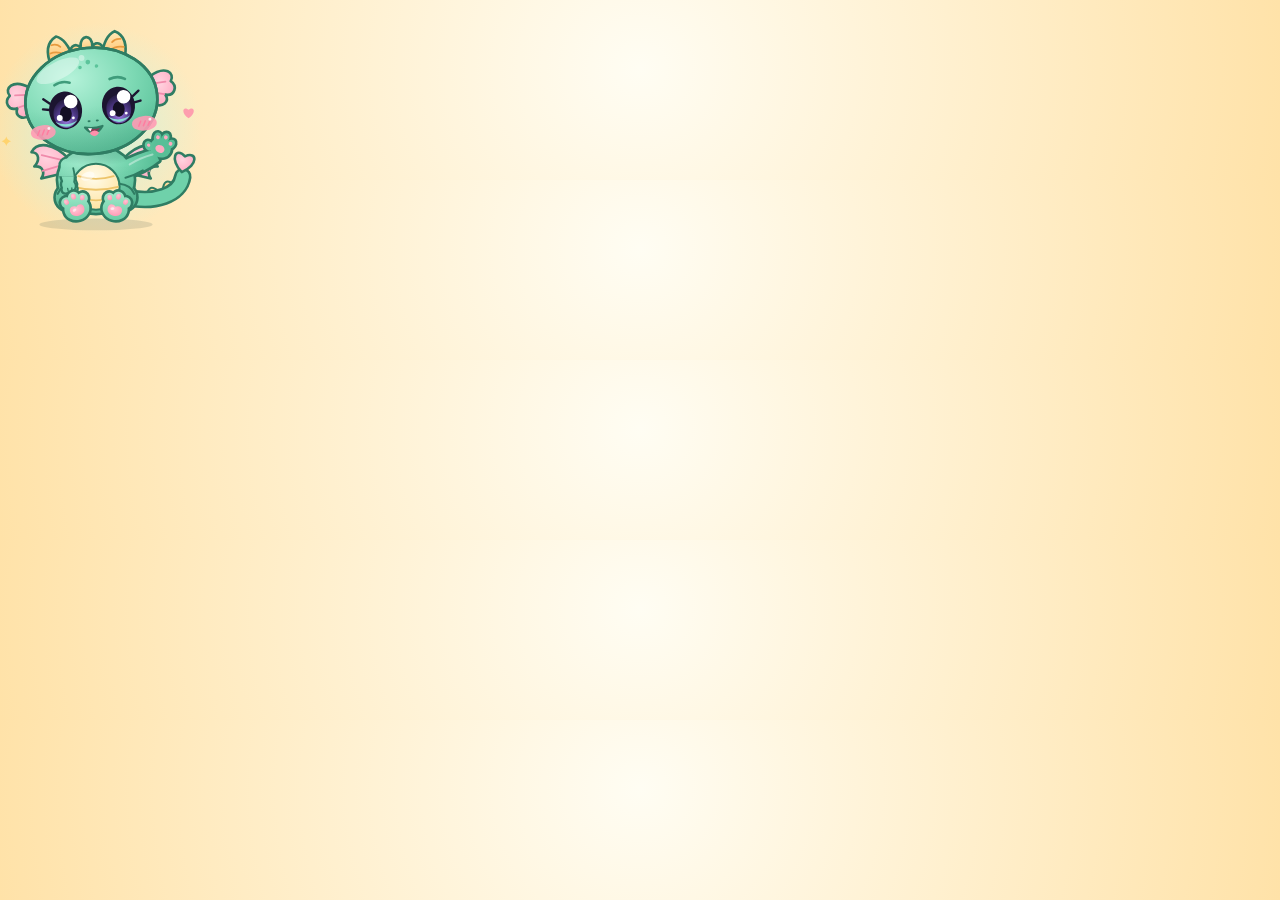
<file: tools/icon.html>
<!doctype html><html><head><meta charset="utf-8"><!-- Vorlage für das App-Icon (180 × 180) --></head>
<body style="margin:0;width:180px;height:180px;background:radial-gradient(circle at 50% 38%,#fffdf3,#ffe2a8);display:flex;align-items:flex-end;justify-content:center;overflow:hidden">
<img src="../src/img/fips-begruessung.svg" style="width:236px;margin-bottom:-58px;margin-left:12px"></body></html>
</file>
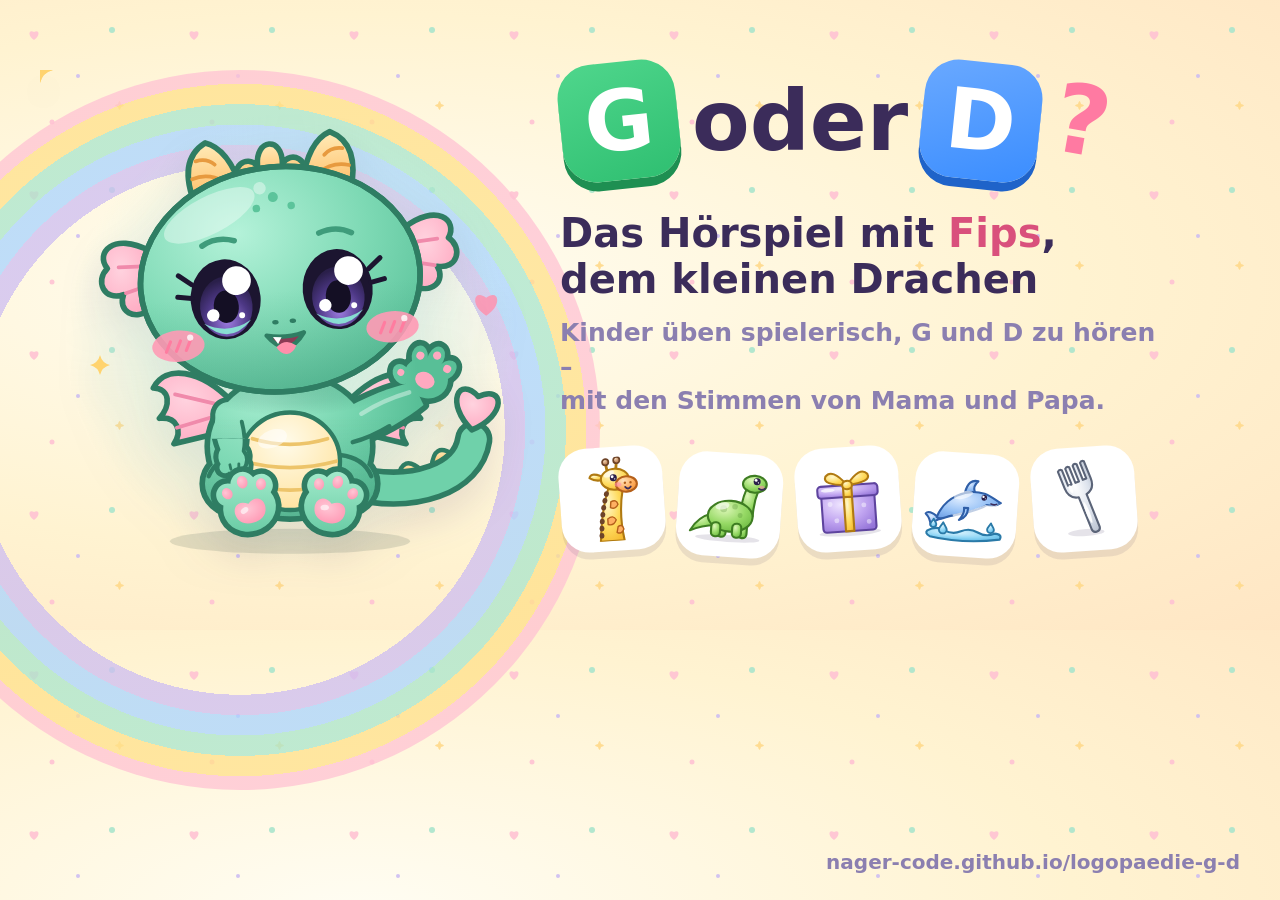
<file: tools/share.html>
<!doctype html><html lang="de"><head><meta charset="utf-8">
<!-- Vorlage für das Teilen-Bild (1200 × 630) und das README-Banner. Erzeugt mit tools/make-images.js -->
<style>
:root{--g:#2fbf71;--g-dark:#1e8f52;--d:#3a8dff;--d-dark:#1f63c9;--pink:#ff7aa2;--pink-dark:#d9507c;--ink:#3b2c5a;--muted:#8b7fb0;--sun:#ffcf3f}
*{box-sizing:border-box}
body{margin:0;width:1200px;height:630px;overflow:hidden;font-family:"Nunito","Varela Round","Arial Rounded MT Bold",system-ui,sans-serif;color:var(--ink);
  background:radial-gradient(ellipse at 28% 45%,#fffdf3 0%,#fff3d1 55%,#ffe6c4 100%)}
.dots{position:absolute;inset:0;background-image:url("data:image/svg+xml,%3Csvg xmlns='http://www.w3.org/2000/svg' width='160' height='160'%3E%3Cpath d='M34 40c-7-5-5-11 0-8 5-3 7 3 0 8z' fill='%23ffc2d3'/%3E%3Ccircle cx='112' cy='30' r='3' fill='%23a9e5cc'/%3E%3Cpath d='M118 104q1.5-6 3-0 6 1.5 0 3-1.5 6-3 0-6-1.5 0-3z' fill='%23ffd98a'/%3E%3Ccircle cx='52' cy='122' r='2.5' fill='%23ffc2d3'/%3E%3Ccircle cx='78' cy='76' r='2' fill='%23cdbdf2'/%3E%3C/svg%3E");background-size:160px 160px;opacity:.9}
.rainbow{position:absolute;left:-120px;top:70px;width:720px;height:720px;border-radius:50%;
  background:radial-gradient(circle,transparent 52%,#cdbdf2 52%,#cdbdf2 56%,#a9d4ff 56%,#a9d4ff 60%,#a9e5cc 60%,#a9e5cc 64%,#ffe08a 64%,#ffe08a 68%,#ffc2d3 68%,#ffc2d3 72%,transparent 72%);opacity:.75}
.fips{position:absolute;left:40px;top:70px;width:500px;filter:drop-shadow(0 18px 18px rgba(59,44,90,.12))}
.right{position:absolute;left:560px;top:62px;width:600px}
h1{margin:0;display:flex;align-items:center;gap:14px;font-size:84px;font-weight:900;line-height:1}
.tile{display:inline-flex;align-items:center;justify-content:center;width:118px;height:118px;border-radius:34px;color:#fff;font-size:84px}
.tile.g{background:linear-gradient(160deg,#4fd68c,var(--g));box-shadow:0 9px 0 var(--g-dark);transform:rotate(-6deg)}
.tile.d{background:linear-gradient(160deg,#6aa9ff,var(--d));box-shadow:0 9px 0 var(--d-dark);transform:rotate(6deg)}
.qm{color:var(--pink);font-size:96px;transform:rotate(10deg);display:inline-block}
.sub{margin:30px 0 0;font-size:40px;font-weight:900;line-height:1.15}
.sub b{color:var(--pink-dark)}
.txt{margin:14px 0 0;font-size:25px;font-weight:700;color:var(--muted);line-height:1.35}
.pics{display:flex;gap:14px;margin-top:30px}
.card{width:104px;height:104px;background:#fff;border-radius:28px;box-shadow:0 7px 0 rgba(59,44,90,.1);padding:10px;display:flex}
.card:nth-child(odd){transform:rotate(-4deg)} .card:nth-child(even){transform:rotate(4deg) translateY(6px)}
.card svg{width:100%;height:100%}
.url{position:absolute;right:40px;bottom:26px;font-size:20px;font-weight:800;color:var(--muted)}
</style></head><body>
<div class="dots"></div><div class="rainbow"></div>
<img class="fips" src="../src/img/fips-begruessung.svg" alt="">
<div class="right">
  <h1><span class="tile g">G</span><span>oder</span><span class="tile d">D</span><span class="qm">?</span></h1>
  <p class="sub">Das Hörspiel mit <b>Fips</b>,<br>dem kleinen Drachen</p>
  <p class="txt">Kinder üben spielerisch, G und D zu hören –<br>mit den Stimmen von Mama und Papa.</p>
  <div class="pics" id="pics"></div>
</div>
<div class="url">nager-code.github.io/logopaedie-g-d</div>
<script src="../src/js/pictures.js"></script>
<script>document.getElementById("pics").innerHTML = ["Giraffe","Dino","Geschenk","Delfin","Gabel"].map(w => `<div class="card">${pic(w)}</div>`).join("");</script>
</body></html>
</file>
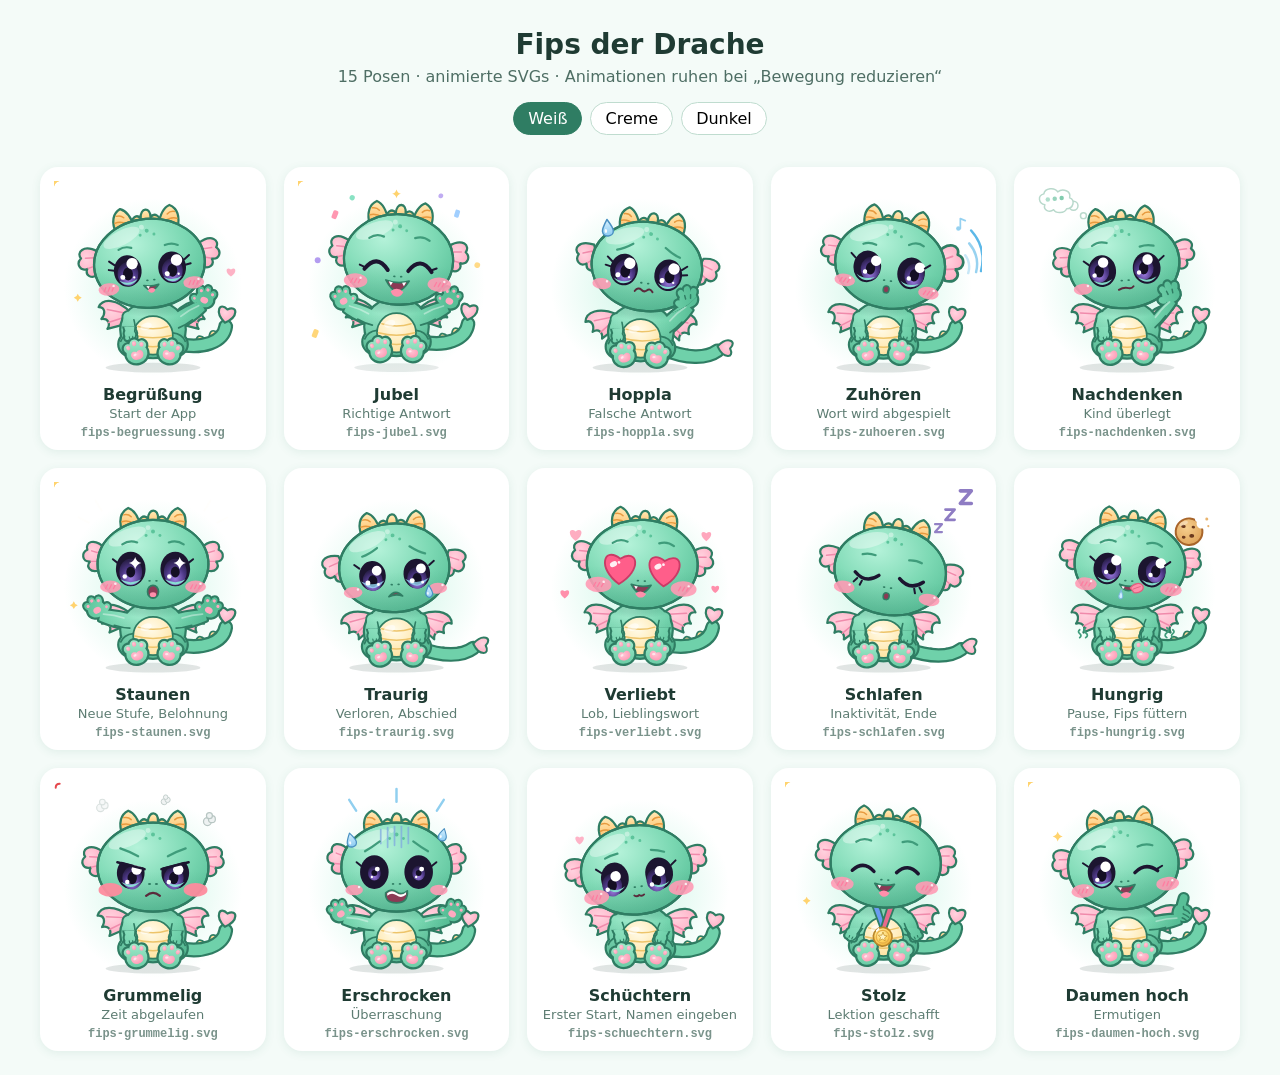
<file: assets/fips-drache/vorschau.html>
<!DOCTYPE html>
<html lang="de">
<head>
<meta charset="utf-8">
<meta name="viewport" content="width=device-width, initial-scale=1">
<title>Fips der Drache – alle Posen</title>
<style>
  :root { color-scheme: light; }
  body { margin: 0; font-family: system-ui, -apple-system, "Segoe UI", sans-serif; background: #F4FBF8; color: #1F3B33; }
  header { padding: 28px 24px 8px; text-align: center; }
  h1 { margin: 0 0 6px; font-size: 28px; }
  p.sub { margin: 0; color: #4E6E64; }
  .bg { display: flex; gap: 8px; justify-content: center; margin: 16px 0 0; }
  .bg button { border: 1px solid #BFDCCF; background: #fff; border-radius: 999px; padding: 6px 14px; cursor: pointer; font: inherit; }
  .bg button[aria-pressed="true"] { background: #2F7D63; color: #fff; border-color: #2F7D63; }
  main { display: grid; grid-template-columns: repeat(auto-fill, minmax(220px, 1fr)); gap: 18px; padding: 24px; max-width: 1200px; margin: 0 auto; }
  figure { margin: 0; background: var(--card, #fff); border-radius: 18px; padding: 14px 14px 10px; box-shadow: 0 2px 10px rgba(47,125,99,.10); text-align: center; }
  figure img { width: 100%; height: auto; display: block; }
  figcaption { font-weight: 600; margin-top: 6px; }
  figcaption small { display: block; font-weight: 400; color: #5D7C72; font-size: 13px; margin-top: 2px; }
  code { font-size: 12px; color: #7A938B; }
</style>
</head>
<body>
<header>
  <h1>Fips der Drache</h1>
  <p class="sub">15 Posen · animierte SVGs · Animationen ruhen bei „Bewegung reduzieren“</p>
  <div class="bg" role="group" aria-label="Hintergrund">
    <button aria-pressed="true" data-bg="#ffffff">Weiß</button>
    <button aria-pressed="false" data-bg="#FFF6E3">Creme</button>
    <button aria-pressed="false" data-bg="#2B3A4A">Dunkel</button>
  </div>
</header>
<main id="grid"></main>
<script>
  const poses = [
    ["begruessung", "Begrüßung", "Start der App"],
    ["jubel", "Jubel", "Richtige Antwort"],
    ["hoppla", "Hoppla", "Falsche Antwort"],
    ["zuhoeren", "Zuhören", "Wort wird abgespielt"],
    ["nachdenken", "Nachdenken", "Kind überlegt"],
    ["staunen", "Staunen", "Neue Stufe, Belohnung"],
    ["traurig", "Traurig", "Verloren, Abschied"],
    ["verliebt", "Verliebt", "Lob, Lieblingswort"],
    ["schlafen", "Schlafen", "Inaktivität, Ende"],
    ["hungrig", "Hungrig", "Pause, Fips füttern"],
    ["grummelig", "Grummelig", "Zeit abgelaufen"],
    ["erschrocken", "Erschrocken", "Überraschung"],
    ["schuechtern", "Schüchtern", "Erster Start, Namen eingeben"],
    ["stolz", "Stolz", "Lektion geschafft"],
    ["daumen-hoch", "Daumen hoch", "Ermutigen"],
  ];
  const grid = document.getElementById("grid");
  for (const [file, name, use] of poses) {
    const f = document.createElement("figure");
    f.innerHTML = `<img src="svg/fips-${file}.svg" alt="Fips – ${name}" width="400" height="400">
      <figcaption>${name}<small>${use}</small><code>fips-${file}.svg</code></figcaption>`;
    grid.appendChild(f);
  }
  document.querySelectorAll(".bg button").forEach(b => b.addEventListener("click", () => {
    document.querySelectorAll(".bg button").forEach(x => x.setAttribute("aria-pressed", x === b));
    document.documentElement.style.setProperty("--card", b.dataset.bg);
  }));
</script>
</body>
</html>
</file>
<file: src/css/style.css>
:root{
  --g:#2fbf71; --g-dark:#1e8f52; --g-soft:#e3f9ec;
  --d:#3a8dff; --d-dark:#1f63c9; --d-soft:#e3efff;
  --sun:#ffcf3f; --sun-dark:#e0a800;
  --red:#ff4d6d; --red-dark:#c9184a; --red-soft:#ffe3e8;
  --pink:#ff7aa2; --pink-dark:#d9507c;
  --ink:#3b2c5a; --muted:#8b7fb0; --soft:#f7f4fc;
  /* Sichere Ränder: Notch, Dynamic Island, Home-Balken, runde Ecken */
  --safe-t:env(safe-area-inset-top,0px); --safe-r:env(safe-area-inset-right,0px);
  --safe-b:env(safe-area-inset-bottom,0px); --safe-l:env(safe-area-inset-left,0px);
  /* Höhen-Maß fürs Spiel: 0px bei 540px sichtbarer Höhe, 100px ab 800px – dazwischen stufenlos.
     svh = Höhe bei eingeblendeter Browserleiste: ändert sich beim Scrollen nicht, nichts springt. */
  --u:clamp(0px,(100svh - 540px) / 2.6,100px);
}
*{box-sizing:border-box;-webkit-tap-highlight-color:transparent}
html,body{margin:0}
html{background:#fffaf3}
/* Kein Zoomen: nur Wischen erlaubt (kein Doppeltipp-Zoom, kein Auseinanderziehen) */
html,body{touch-action:pan-x pan-y;-webkit-text-size-adjust:100%;text-size-adjust:100%}
/* Die Sperre gilt nur bis zum nächsten scrollbaren Bereich (Küche, Elternbereich, Finale …) –
   deshalb für jedes Element: nur Wischen. „manipulation“ würde das Auseinanderziehen mit zwei Fingern
   erlauben – im scrollbaren Finale ließ sich so zoomen (util.js fängt das auf dem iPhone nicht immer ab) */
*,*::before,*::after{touch-action:pan-x pan-y}
body{
  font-family:"Nunito","Varela Round","Arial Rounded MT Bold","Trebuchet MS",system-ui,sans-serif;
  color:var(--ink);
  overflow-x:clip; user-select:none; -webkit-user-select:none;
}
/* Hintergrund als feste Ebene (lvh = Höhe bei ausgeblendeter Browserleiste → nie eine Lücke):
   schlicht, warm – Creme mit sanften Farbwolken in Fips-Farben */
body::before,body::after{content:"";position:fixed;inset:0 0 auto;height:100lvh;pointer-events:none}
body::after{
  z-index:-1;
  background:
    radial-gradient(ellipse 70% 45% at 0% 0%,#d9f5e9 0%,rgba(217,245,233,0) 70%),
    radial-gradient(ellipse 60% 40% at 100% 8%,#ffe4ec 0%,rgba(255,228,236,0) 70%),
    radial-gradient(ellipse 90% 40% at 50% 100%,#fff0c9 0%,rgba(255,240,201,0) 70%);
}
/* ganz zartes Muster aus Herzchen, Pünktchen und Glitzer */
body::before{
  z-index:0;opacity:.55;
  background-image:url("data:image/svg+xml,%3Csvg xmlns='http://www.w3.org/2000/svg' width='160' height='160'%3E%3Cpath d='M34 40c-7-5-5-11 0-8 5-3 7 3 0 8z' fill='%23ffc2d3'/%3E%3Ccircle cx='112' cy='30' r='3' fill='%23a9e5cc'/%3E%3Cpath d='M118 104q1.5-6 3-0 6 1.5 0 3-1.5 6-3 0-6-1.5 0-3z' fill='%23ffd98a'/%3E%3Ccircle cx='52' cy='122' r='2.5' fill='%23ffc2d3'/%3E%3Ccircle cx='78' cy='76' r='2' fill='%23cdbdf2'/%3E%3Cpath d='M140 150c-5-3.5-3.5-8 0-5.6 3.5-2.4 5 2.1 0 5.6z' fill='%23a9e5cc'/%3E%3C/svg%3E");
  background-size:160px 160px
}
button{font-family:inherit;color:inherit}
.hidden{display:none !important}
/* Was verdeckt ist, ruht: Jedes Overlay (Finale, Muffin-Party, Elternbereich, Aufnahme-Studio) deckt den Bildschirm
   ab, die Fabrik die Party. Ohne das zeichnet das Gerät alle Animationen darunter weiter mit (Sonne, Wolken,
   Feuerwerk, Lichterkette …), obwohl sie niemand sieht – die sichtbaren ruckeln, und Scrollen reagiert zäh. */
body:has(> .overlay:not(.hidden)) > .screen,
body:has(> #eggOverlay:not(.hidden)) > #endOverlay,
#eggOverlay:has(> #eggFactory:not(.hidden)) > :not(#eggFactory){visibility:hidden}

.screen{position:relative;z-index:1;max-width:500px;margin:0 auto;min-height:100svh;display:flex;flex-direction:column;gap:16px;
  padding:calc(14px + var(--safe-t)) max(16px,var(--safe-r)) calc(120px + var(--safe-b)) max(16px,var(--safe-l))}
/* Spiel: alle Größen wachsen stufenlos mit der Bildschirmhöhe (--u) – so passt es vom kleinsten Handy bis zum PC
   auf eine Seite, und der Weiter-Pfeil bleibt sichtbar */
#game.screen{gap:calc(12px + var(--u) * .1);padding-top:calc(6px + var(--u) * .08 + var(--safe-t));padding-bottom:calc(16px + var(--safe-b))}

/* ---------- Start ---------- */
.home-title{text-align:center;margin-top:22px}
.home-title h1{margin:0;display:flex;align-items:center;justify-content:center;gap:10px;font-size:48px;font-weight:900;line-height:1}
.home-title .tile{display:inline-flex;align-items:center;justify-content:center;width:68px;height:68px;border-radius:22px;color:#fff;font-size:46px;animation:tileBob 3.2s ease-in-out infinite;cursor:pointer;-webkit-tap-highlight-color:transparent}
/* Neigung hängt am Platz, nicht am Buchstaben – nach dem Tauschen bleibt links −6°, rechts +6° */
.home-title h1 .tile:first-child{--r:-6deg;transform:rotate(-6deg)} .home-title h1 .tile:nth-child(3){--r:6deg;transform:rotate(6deg)}
.home-title .tile:focus-visible{outline:4px solid var(--sun);outline-offset:3px}
.home-title .tile.lg{background:linear-gradient(160deg,#4fd68c,var(--g));box-shadow:0 6px 0 var(--g-dark)}
.home-title .tile.ld{background:linear-gradient(160deg,#6aa9ff,var(--d));box-shadow:0 6px 0 var(--d-dark);animation-delay:-1.6s}
.home-title .oder{font-size:30px;color:var(--ink);opacity:.8;margin:0 2px}
.home-title .qm{color:var(--pink);font-size:52px;margin-left:-4px;animation:tileBob 3.2s ease-in-out -.8s infinite;--r:10deg;display:inline-block}
.home-sub{margin:12px 0 0;font-size:16px;font-weight:800;color:var(--muted);letter-spacing:.3px}
@keyframes tileBob{0%,100%{transform:translateY(0) rotate(var(--r,0))}50%{transform:translateY(-5px) rotate(var(--r,0))}}

.home-main{display:flex;flex-direction:column;gap:16px}
.modes{display:flex;flex-direction:column;gap:16px}
.mode{position:relative;border:0;border-radius:34px;padding:clamp(12px,4.5vw,18px);cursor:pointer;display:flex;align-items:center;gap:clamp(8px,4vw,16px);text-align:left;overflow:hidden;color:#fff !important;transition:transform .15s,box-shadow .15s,filter .2s}
.mode::before{content:"";position:absolute;left:18px;right:18px;top:7px;height:16px;border-radius:999px;background:rgba(255,255,255,.28);pointer-events:none}
.mode::after{content:"";position:absolute;right:-26px;bottom:-46px;width:120px;height:120px;border-radius:50%;background:rgba(255,255,255,.14);pointer-events:none}
.mode.m1{background:linear-gradient(160deg,#5fd896 0%,#2fbf71 100%);box-shadow:0 9px 0 var(--g-dark)}
.mode .ic{position:relative;width:clamp(72px,24vw,88px);aspect-ratio:1;border-radius:26px;background:#fff;flex:none;box-shadow:0 5px 0 rgba(0,0,0,.12)}
.mode .ic i{position:absolute;font-style:normal;display:flex;align-items:center;justify-content:center}
.mode .chipG,.mode .chipD{width:50%;height:50%;border-radius:14px;color:#fff;font-size:28px;font-weight:900}
.mode .chipG{left:9px;top:10px;background:var(--g);box-shadow:0 3px 0 var(--g-dark);transform:rotate(-8deg)}
.mode .chipD{right:9px;bottom:10px;background:var(--d);box-shadow:0 3px 0 var(--d-dark);transform:rotate(8deg)}
.mode .txt{min-width:0;position:relative;z-index:1}
.mode b{display:block;font-size:clamp(22px,7.2vw,28px);font-weight:900;line-height:1.1;text-shadow:0 2px 0 rgba(0,0,0,.15)}
.mode span.sub{display:block;margin-top:4px;font-size:15px;font-weight:800;color:rgba(255,255,255,.92)}
.mode .go{margin-left:auto;flex:none;width:clamp(44px,15vw,58px);aspect-ratio:1;border-radius:50%;background:#fff;display:flex;align-items:center;justify-content:center;box-shadow:0 5px 0 rgba(0,0,0,.14);position:relative;z-index:1;animation:goPulse 1.6s ease-in-out infinite}
.mode .go::before{content:"";margin-left:6px;border-style:solid;border-width:13px 0 13px 21px;border-color:transparent transparent transparent var(--g)}
@keyframes goPulse{0%,100%{transform:scale(1)}50%{transform:scale(1.1)}}
.mode.locked{background:linear-gradient(160deg,#d8d2e6,#c4bcd8);box-shadow:0 9px 0 #a69cbf}
.mode.locked .ic{filter:grayscale(.6);opacity:.75}
.mode.locked .go{animation:none}
.mode.locked .go::before{content:"🔒";border:0;margin:0;font-size:24px}
.needrec{position:relative;background:#fff;border-radius:28px;padding:34px 18px 18px;margin-top:22px;font-size:16px;font-weight:800;text-align:center;box-shadow:0 7px 0 rgba(59,44,90,.1);line-height:1.4}
.needrec-ic{position:absolute;left:50%;top:-26px;margin-left:-26px;width:52px;height:52px;border-radius:50%;background:linear-gradient(160deg,#ffb3c8,var(--pink));display:flex;align-items:center;justify-content:center;font-size:26px;box-shadow:0 4px 0 var(--pink-dark)}
.needrec-txt{margin:0}
.needrec button{margin-top:10px;color:#fff !important}
.needtext{font-size:15px;font-weight:700;color:var(--muted)}
.gdots{display:inline-flex;gap:6px;vertical-align:middle}
.gdots.big{display:flex;justify-content:center;gap:10px;margin:12px 0 6px}
.gdot{width:14px;height:14px;border-radius:50%;background:#e3dcf2;display:inline-block}
.gdots.big .gdot{width:26px;height:26px}
.gdot.on{background:var(--g)}
.gdots.big .gdot.on{background:var(--sun);box-shadow:0 0 0 4px #fff3c4}
.goal{display:flex;align-items:center;gap:10px;text-align:left;background:#fff6d6;border:3px solid var(--sun);border-radius:18px;padding:10px 12px;margin:0 0 12px;font-size:20px}
.goal span{font-size:15px;font-weight:700;line-height:1.4}
.goal b{font-weight:900}
.goal small{font-size:13px;color:var(--muted);font-weight:700}
.goal.ok{background:var(--g-soft);border-color:var(--g)}
.parents-btn{align-self:center;margin-top:10px;border:0;border-radius:999px;padding:10px 18px;font-size:15px;font-weight:800;background:rgba(255,255,255,.7);color:var(--muted);cursor:pointer}

/* ---------- Spiel ---------- */
.topbar{display:flex;align-items:center;gap:10px}
.round-btn{border:0;background:#fff;border-radius:50%;width:48px;height:48px;font-size:26px;box-shadow:0 5px 0 rgba(59,44,90,.15);cursor:pointer;flex:none}
.progress{flex:1;min-width:0;display:flex;gap:4px;justify-content:center}
.dot{width:17px;height:17px;flex:none;border-radius:50%;background:rgba(255,255,255,.85);display:flex;align-items:center;justify-content:center;font-size:12px;color:#fff;font-weight:900;transition:.2s}
.dot.now{background:var(--sun);transform:scale(1.25)}
.dot.ok{background:var(--g)} .dot.no{background:var(--red)} .dot.skip{background:#c9c2d9}
.stars{background:#fff;border-radius:999px;padding:8px 12px;font-weight:900;font-size:19px;box-shadow:0 5px 0 rgba(59,44,90,.15);white-space:nowrap;flex:none}
.stars.pop{animation:pop .4s}

.buddy{display:flex;align-items:center;gap:10px}
.buddy-dragon{width:calc(76px + var(--u) * .42);flex:none;margin:-14px -4px -10px -8px}
.bubble{position:relative;background:#fff;border-radius:24px;padding:calc(8px + var(--u) * .04) calc(12px + var(--u) * .06);font-size:calc(17px + var(--u) * .05);font-weight:900;box-shadow:0 5px 0 rgba(59,44,90,.12);animation:pop .35s}
.bubble::before{content:"";position:absolute;left:-10px;top:50%;margin-top:-10px;border:10px solid transparent;border-right-color:#fff;border-left:0}
.bubble.good{color:var(--g-dark)} .bubble.bad{color:var(--red-dark)}

.card{background:#fff;border-radius:36px;padding:calc(10px + var(--u) * .12) calc(10px + var(--u) * .08);border:6px solid transparent;box-shadow:0 10px 0 rgba(59,44,90,.12);text-align:center;min-height:240px;display:flex;flex-direction:column;align-items:center;justify-content:center;gap:8px;cursor:pointer;position:relative;transition:background .25s,border-color .25s}
.card.flip{animation:flip .45s}
.card.is-right{background:var(--g-soft);border-color:var(--g)}
.card.is-wrong{background:var(--red-soft);border-color:var(--red);animation:shake .5s}
.card.is-seen{background:#f1eef8;border-color:#c9c2d9}
/* Feste Höhe: die Karte wächst nicht, wenn bei einem Fehler die Erklärung dazukommt –
   so bleiben Antwort-Knöpfe und Weiter-Pfeil immer an derselben Stelle */
.card{height:calc(196px + var(--u) * .76);min-height:0}
.card.is-wrong .big-emoji .pic-svg{width:calc(60px + var(--u) * .4);height:auto;aspect-ratio:1}
.card.is-wrong{gap:6px}
.speaker{width:calc(100px + var(--u) * .4);aspect-ratio:1;border-radius:50%;border:0;cursor:pointer;background:radial-gradient(circle at 35% 30%,#fff3b8,var(--sun));font-size:calc(46px + var(--u) * .22);box-shadow:0 8px 0 var(--sun-dark);display:flex;align-items:center;justify-content:center}
.speaker.talking{animation:wobble .6s infinite}
/* Tipp-Bild bei sehr ähnlichen Wörtern (Hörpaare): unten links in der Ecke der Karte, als Gegenstück zum 👀 –
   es liegt über der Karte und nimmt der Spielfläche keinen Platz weg */
.hint-pic{position:absolute;left:12px;bottom:10px;width:calc(60px + var(--u) * .18);aspect-ratio:1;padding:5px;border-radius:50%;background:#fff8e1;border:3px dashed #ffd978;cursor:pointer;animation:pop .45s}
.hint-pic .pic-svg{display:block;width:100%;height:100%}
.hint-pic span{position:absolute;right:-6px;top:-8px;font-size:18px;line-height:1}
.peek{position:absolute;right:14px;bottom:12px;border:0;background:#f1eef8;border-radius:999px;padding:6px 12px;font-size:20px;cursor:pointer}
.big-emoji{font-size:100px;line-height:1.05;animation:pop .45s}
/* gezeichnete Wortbilder */
.pic-svg{display:block;width:100%;height:100%;overflow:visible}
.big-emoji .pic-svg{width:calc(96px + var(--u) * .54);height:auto;aspect-ratio:1}
.pic .e .pic-svg{width:120px;height:120px}
.letter small .pic-svg{width:calc(26px + var(--u) * .14);height:auto;aspect-ratio:1;margin:2px auto 0}
.chip.pic-chip{width:48px;height:48px;min-width:0;padding:4px;background:#fff;border:4px solid #eee}
.chip.pic-chip.G{border-color:var(--g)} .chip.pic-chip.D{border-color:var(--d)}
.st-emoji .pic-svg{width:110px;height:110px;margin:0 auto}
.recrow .e .pic-svg{width:34px;height:34px}
.mode .ic.ic-pics{gap:0}
.mode .ic.ic-pics .pic-svg{width:42px;height:42px}
.word{font-size:clamp(26px + var(--u) * .04,9vw + var(--u) * .05,34px + var(--u) * .12);font-weight:900;letter-spacing:1px;line-height:1.15;white-space:nowrap}
.hl{display:inline-block;padding:0 6px;border-radius:12px;color:#fff;margin:0 1px}
.hl.G{background:var(--g)} .hl.D{background:var(--d)}
/* ausgemessene Box (highlight in game.js): liegt genau um den Buchstaben, auch bei kleinen wie „g“ */
.hl.fit{display:inline;position:relative;z-index:0;background:none}
.hl.fit::before{content:"";position:absolute;z-index:-1;left:0;right:0;top:var(--ht);height:var(--hh);border-radius:.32em}
.hl.G.fit::before{background:var(--g)} .hl.D.fit::before{background:var(--d)}
.explain{font-size:22px;font-weight:900;display:flex;align-items:center;gap:10px;justify-content:center}
.chip{display:inline-flex;align-items:center;justify-content:center;min-width:46px;height:46px;padding:0 10px;border-radius:14px;color:#fff;font-weight:900;font-size:28px}
.chip.G{background:var(--g)} .chip.D{background:var(--d)}
.chip.x{position:relative;opacity:.6;text-decoration:line-through;text-decoration-thickness:4px;text-decoration-color:var(--red-dark)}
.chip.x::after{content:"✗";position:absolute;top:-10px;right:-10px;width:26px;height:26px;border-radius:50%;background:var(--red);color:#fff;font-size:16px;display:flex;align-items:center;justify-content:center;text-decoration:none}

.answers{display:flex;gap:16px;justify-content:center}
.letter,.pic{position:relative;flex:1;max-width:210px;border:0;border-radius:32px;cursor:pointer;transition:opacity .2s,filter .2s;touch-action:none;-webkit-touch-callout:none}
.letter{padding:calc(8px + var(--u) * .04) 8px calc(6px + var(--u) * .04);color:#fff;display:flex;flex-direction:column;align-items:center}
.letter b{font-size:calc(56px + var(--u) * .36);line-height:1;font-weight:900;text-shadow:0 4px 0 rgba(0,0,0,.15)}
.letter small{font-size:30px;line-height:1.1}
.letter.G{background:var(--g);box-shadow:0 9px 0 var(--g-dark)}
.letter.D{background:var(--d);box-shadow:0 9px 0 var(--d-dark)}
.pic{padding:14px 8px;background:#fff;box-shadow:0 9px 0 rgba(59,44,90,.15);display:flex;flex-direction:column;align-items:center;gap:4px}
.pic .e{font-size:88px;line-height:1.1}
.pic .lbl{font-size:24px;font-weight:900;min-height:32px}
.right{outline:7px solid var(--sun);animation:pulse 1s infinite}
.wrong{filter:grayscale(.75) brightness(.92);animation:shake .5s}
.dim{opacity:.3}
.badge{position:absolute;top:-14px;right:-10px;width:50px;height:50px;border-radius:50%;display:flex;align-items:center;justify-content:center;font-size:30px;font-weight:900;color:#fff;box-shadow:0 4px 0 rgba(0,0,0,.15);animation:pop .4s}
.badge.ok{background:var(--g)} .badge.no{background:var(--red)}
.next{align-self:center;border:0;border-radius:999px;width:calc(64px + var(--u) * .32);aspect-ratio:1;flex:none;font-size:calc(32px + var(--u) * .16);font-weight:900;background:var(--pink);color:#fff;box-shadow:0 8px 0 var(--pink-dark);cursor:pointer;animation:pop .35s}

button:active{transform:translateY(4px)}
.letter:active,.pic:active,.mode:active,.next:active,.speaker:active{box-shadow:0 2px 0 rgba(0,0,0,.15)}

/* ---------- Overlays ---------- */
.overlay{--pad:12px;position:fixed;inset:0;background:rgba(191,230,255,.94);display:flex;align-items:center;justify-content:center;z-index:20;
  padding:max(var(--pad),var(--safe-t)) max(var(--pad),var(--safe-r)) max(var(--pad),var(--safe-b)) max(var(--pad),var(--safe-l))}
.panel{background:#fff;border-radius:32px;padding:22px 18px;text-align:center;max-width:460px;width:100%;box-shadow:0 12px 0 rgba(59,44,90,.12);max-height:100%;overflow:auto;overscroll-behavior:contain;position:relative}
.panel h1{margin:6px 0 8px;font-size:36px;font-weight:900}
.panel h2{margin:0 0 12px;font-size:24px;font-weight:900}
.panel p{font-size:17px;margin:8px 0 16px;line-height:1.45}
.close-x{position:absolute;top:14px;right:14px;border:0;background:#f1eef8;border-radius:50%;width:40px;height:40px;font-size:20px;cursor:pointer;z-index:2}
.bigbtn{border:0;border-radius:24px;padding:16px 36px;font-size:24px;font-weight:900;background:var(--g);color:#fff;box-shadow:0 8px 0 var(--g-dark);cursor:pointer}
.bigbtn.mini{font-size:18px;padding:12px 22px}
.endstars{font-size:44px;letter-spacing:4px;margin:6px 0}
.menu{display:flex;flex-direction:column;gap:10px;text-align:left}
.menu button{border:0;border-radius:20px;padding:14px 16px;background:var(--soft);display:flex;align-items:center;gap:14px;cursor:pointer;font-size:18px;font-weight:800;text-align:left}
.menu button i{font-style:normal;font-size:30px}
.menu button small{display:block;font-size:13px;font-weight:700;color:var(--muted)}
.tips{text-align:left;font-size:16px;line-height:1.5;background:var(--soft);border-radius:20px;padding:12px 16px}
.tips p{margin:6px 0;font-size:16px}
.privacy{text-align:left;background:var(--g-soft);border:3px solid #bdeccf;border-radius:20px;padding:10px 16px;margin-top:4px}
.privacy h3{margin:2px 0 6px;font-size:18px;font-weight:900;color:var(--g-dark)}
.privacy p{margin:6px 0;font-size:15px;line-height:1.45}
.privacy p.small{font-size:13px}
.small{font-size:13px;font-weight:700;color:var(--muted)}
.warn{background:#fff1c2;border-radius:14px;padding:10px 12px;font-size:14px;font-weight:700;text-align:left;margin:0 0 10px}

/* ---------- Aufnahme-Studio ---------- */
.rec-progress{display:flex;align-items:center;gap:10px;margin:0 46px 12px 0}
.recbar{flex:1;height:12px;background:#eee8f7;border-radius:99px;overflow:hidden}
.recbar i{display:block;height:100%;background:var(--g);width:0;transition:width .3s}
.studio{border-radius:28px;padding:16px 14px 14px;background:var(--soft);border:5px solid transparent;transition:background .25s,border-color .25s;margin-bottom:12px}
.studio.recording{background:var(--red-soft);border-color:var(--red)}
.studio.done{background:var(--g-soft);border-color:var(--g)}
.studio.quiet{background:#fff6d6;border-color:var(--sun)}
.st-emoji{font-size:72px;line-height:1.1}
.st-word{font-size:36px;font-weight:900;margin:2px 0 8px;line-height:1.15;overflow-wrap:anywhere}
.st-status{font-size:19px;font-weight:900;min-height:52px;display:flex;align-items:center;justify-content:center;gap:8px;line-height:1.25}
.studio.recording .st-status{color:var(--red-dark)}
.studio.done .st-status{color:var(--g-dark)}
.rec-dot{width:16px;height:16px;border-radius:50%;background:var(--red);flex:none;animation:blink 1s infinite}
.meter{height:22px;background:#fff;border-radius:99px;overflow:hidden;margin:8px 4px 4px;position:relative;box-shadow:inset 0 2px 4px rgba(0,0,0,.06)}
.meter i{position:absolute;left:0;top:0;bottom:0;width:0;border-radius:99px;background:linear-gradient(90deg,var(--g),var(--sun),var(--red));transition:width .06s linear}
.meter-label{font-size:12px;font-weight:800;color:var(--muted);display:flex;justify-content:space-between;margin:0 8px}
.timebar{height:8px;background:rgba(255,255,255,.8);border-radius:99px;overflow:hidden;margin:8px 4px 0}
.timebar i{display:block;height:100%;width:100%;background:var(--red);transform-origin:left}
.st-controls{display:flex;align-items:center;justify-content:center;gap:18px;margin-top:14px}
.st-side{border:0;width:64px;height:64px;border-radius:50%;background:#fff;font-size:28px;box-shadow:0 5px 0 rgba(0,0,0,.1);cursor:pointer}
.st-side[disabled]{opacity:.3}
.st-side.attn{background:var(--pink);color:#fff;box-shadow:0 5px 0 var(--pink-dark);animation:pulse 1s infinite}
.st-rec{border:0;width:112px;height:112px;border-radius:50%;background:var(--red);color:#fff !important;font-size:15px;font-weight:900;box-shadow:0 7px 0 var(--red-dark);cursor:pointer;display:flex;flex-direction:column;align-items:center;justify-content:center;gap:2px}
.st-rec .ic{font-size:40px;line-height:1}
.st-rec.on{animation:pulse .9s infinite;box-shadow:0 0 0 10px rgba(255,77,109,.25),0 7px 0 var(--red-dark)}
.st-hint{font-size:13px;font-weight:700;color:var(--muted);margin-top:10px}

.list-head{display:flex;align-items:center;justify-content:space-between;margin:8px 2px 4px}
.list-head b{font-size:16px}
.list-head label{display:flex;align-items:center;gap:6px;font-size:14px;font-weight:700}
.list-head input{width:20px;height:20px}
.rec-sec{text-align:left;font-weight:900;font-size:17px;margin:16px 0 8px;color:var(--ink)}
.rec-sec small{display:block;font-size:14px;font-weight:700;color:var(--muted);margin-top:2px;line-height:1.35}
.sec-box{background:#fff8e1;border-radius:20px;padding:4px 10px 6px;margin-top:14px}
.recrow{display:flex;align-items:center;gap:8px;padding:8px 8px 8px 10px;border-radius:16px;background:var(--soft);margin-bottom:6px;text-align:left;cursor:pointer;border:3px solid transparent;
  content-visibility:auto;contain-intrinsic-size:auto 58px}   /* Zeilen außerhalb des Sichtfelds werden nicht gezeichnet – die Liste hat fast 90 Bilder */
.recrow.has{background:var(--g-soft)}
.recrow.sel{border-color:var(--pink);background:#fff}
.recrow .e{font-size:26px;width:34px;text-align:center;flex:none}
.recrow .w{flex:1;font-size:18px;font-weight:900;min-width:0;line-height:1.25;overflow-wrap:anywhere}
.recrow .st{font-size:14px;font-weight:800;color:var(--muted);flex:none;white-space:nowrap}
.recrow.has .st{color:var(--g-dark)}
.rbtn{border:0;border-radius:12px;width:40px;height:40px;font-size:18px;background:#fff;box-shadow:0 3px 0 rgba(0,0,0,.1);cursor:pointer;display:flex;align-items:center;justify-content:center;flex:none}
.rbtn input{display:none}

.confetti{position:fixed;left:50%;top:45%;font-size:32px;pointer-events:none;z-index:30;animation:burst 1.1s ease-out forwards}

@keyframes pop{0%{transform:scale(.6)}70%{transform:scale(1.12)}100%{transform:scale(1)}}
@keyframes pulse{0%,100%{transform:scale(1)}50%{transform:scale(1.06)}}
@keyframes blink{0%,100%{opacity:1}50%{opacity:.2}}
@keyframes bob{0%,100%{transform:translateY(0) rotate(-3deg)}50%{transform:translateY(-8px) rotate(3deg)}}
@keyframes flip{0%{transform:rotateY(90deg)}100%{transform:rotateY(0)}}
@keyframes wobble{0%,100%{transform:scale(1) rotate(0)}25%{transform:scale(1.08) rotate(-6deg)}75%{transform:scale(1.08) rotate(6deg)}}
@keyframes shake{0%,100%{transform:translateX(0)}20%{transform:translateX(-12px)}40%{transform:translateX(12px)}60%{transform:translateX(-8px)}80%{transform:translateX(8px)}}
@keyframes burst{0%{transform:translate(-50%,-50%) scale(.4);opacity:1}100%{transform:translate(calc(-50% + var(--x)),calc(-50% + var(--y))) scale(1.2) rotate(var(--r));opacity:0}}

/* ---------- Zwischendurch-Feier ---------- */
.party{--pw:min(250px,66vw,44svh);position:fixed;inset:0;z-index:25;overflow:hidden;display:flex;flex-direction:column;align-items:center;
  padding:var(--safe-t) var(--safe-r) var(--safe-b) var(--safe-l);background:radial-gradient(ellipse at 50% 35%,rgba(255,252,240,.97),rgba(255,240,205,.95));animation:fadeIn .3s;cursor:pointer}
/* Fips und Lob stehen als Block im oberen Drittel: freier Platz verteilt sich 1 : 2,2 – wird es eng, rückt alles zusammen */
.party::before{content:"";flex:1} .party::after{content:"";flex:2.2}
.p-badge{position:relative;margin-top:-4px;display:flex;flex-direction:column;align-items:center;gap:6px;width:max-content;max-width:94%}
.p-praise{font-size:46px;font-weight:900;line-height:1;color:var(--pink-dark);text-shadow:0 3px 0 #fff,0 -3px 0 #fff,3px 0 0 #fff,-3px 0 0 #fff,0 6px 0 rgba(201,24,74,.18);animation:praiseIn .5s .15s both,wobble 1.2s .7s ease-in-out infinite}
.p-stars{display:flex;flex-wrap:wrap;justify-content:center;gap:2px;max-width:380px}
.p-star{width:34px;height:34px;filter:drop-shadow(0 3px 0 rgba(168,117,0,.25));animation:starIn .45s calc(.35s + var(--i) * .16s) both,twinkle 1.6s calc(1s + var(--i) * .2s) ease-in-out infinite}
.p-ribbon{position:relative;display:flex;align-items:center;gap:10px;padding:10px 24px 10px 12px;border-radius:999px;background:linear-gradient(180deg,#ff9cbc,var(--pink));color:#fff;font-size:clamp(16px,5.4vw,21px);font-weight:900;white-space:nowrap;box-shadow:0 6px 0 var(--pink-dark);text-shadow:0 2px 0 rgba(201,24,74,.35);animation:praiseIn .5s .3s both}
.p-ribbon::before,.p-ribbon::after{content:"";position:absolute;top:14px;width:30px;height:34px;background:var(--pink-dark);z-index:-1}
.p-ribbon::before{left:-16px;clip-path:polygon(0 0,100% 0,100% 100%,0 100%,35% 50%)}
.p-ribbon::after{right:-16px;clip-path:polygon(0 0,100% 0,65% 50%,100% 100%,0 100%)}
.p-num{display:inline-flex;align-items:center;justify-content:center;width:44px;height:44px;border-radius:50%;background:radial-gradient(circle at 35% 30%,#fff3b8,var(--sun));color:var(--ink);font-size:28px;text-shadow:none;box-shadow:0 3px 0 var(--sun-dark)}
@keyframes praiseIn{0%{transform:scale(0) rotate(-8deg);opacity:0}70%{transform:scale(1.15) rotate(3deg);opacity:1}100%{transform:scale(1) rotate(0)}}
@keyframes starIn{0%{transform:scale(0) rotate(-120deg);opacity:0}70%{transform:scale(1.3) rotate(10deg);opacity:1}100%{transform:scale(1) rotate(0)}}
@keyframes twinkle{0%,100%{transform:scale(1) rotate(0)}50%{transform:scale(1.12) rotate(8deg)}}

/* Fips tanzt: außen die Bewegung über die Bühne, innen der Tanzschritt */
.p-floor{position:relative;width:var(--pw);flex:none}
.p-stage{position:absolute;left:-10%;width:120%;top:calc(var(--pw) * .872);height:calc(var(--pw) * .28);border-radius:50%;background:radial-gradient(closest-side,rgba(255,207,63,.55),rgba(255,207,63,0));animation:glow 1s ease-in-out infinite alternate}
.p-dance{position:relative;will-change:transform}
/* Alle Tanzschritte im gleichen Takt (0,45 s pro Schlag), nur transform → läuft auf der Grafikkarte */
.p-dance .p-dragon{width:100%;transform-origin:50% 90%;will-change:transform;backface-visibility:hidden}
.pt-sway   .p-dragon{animation:dSway .9s ease-in-out infinite}
.pt-spin   .p-dragon{animation:dSpin 1.8s ease-in-out infinite}
.pt-hop    .p-dragon{animation:dHop .9s ease-in-out infinite}
.pt-twist  .p-dragon{animation:dTwist .9s ease-in-out infinite}
.pt-steps  .p-dance{animation:dSteps 3.6s ease-in-out infinite}
.pt-steps  .p-dragon{animation:dSway .9s ease-in-out infinite}
@keyframes dSway{0%,100%{transform:translate3d(0,0,0) rotate(-10deg)}25%{transform:translate3d(0,-14px,0) rotate(0)}50%{transform:translate3d(0,0,0) rotate(10deg)}75%{transform:translate3d(0,-14px,0) rotate(0)}}
@keyframes dSpin{0%{transform:translate3d(0,0,0) rotateY(0)}25%{transform:translate3d(0,-26px,0) rotateY(90deg)}50%{transform:translate3d(0,0,0) rotateY(180deg)}75%{transform:translate3d(0,-26px,0) rotateY(270deg)}100%{transform:translate3d(0,0,0) rotateY(360deg)}}
@keyframes dHop{0%,100%{transform:translate3d(0,0,0) rotate(0)}25%{transform:translate3d(0,-44px,0) rotate(-6deg)}50%{transform:translate3d(0,0,0) rotate(0)}75%{transform:translate3d(0,-44px,0) rotate(6deg)}}
@keyframes dTwist{0%,100%{transform:translate3d(-26px,0,0) rotate(-9deg)}50%{transform:translate3d(26px,0,0) rotate(9deg)}}
@keyframes dSteps{0%,100%{transform:translate3d(calc(var(--pw) * -.32),0,0)}50%{transform:translate3d(calc(var(--pw) * .32),0,0)}}
@keyframes glow{from{opacity:.6;transform:scale(.9)}to{opacity:1;transform:scale(1.1)}}
.p-notes span{position:absolute;top:30%;font-size:42px;animation:noteUp 1.4s ease-out infinite}
.p-notes span:nth-child(1){left:14%} .p-notes span:nth-child(2){left:76%;animation-delay:.45s} .p-notes span:nth-child(3){left:30%;animation-delay:.9s} .p-notes span:nth-child(4){left:62%;animation-delay:1.2s}
@keyframes noteUp{from{transform:translateY(0) rotate(-10deg);opacity:1}to{transform:translateY(-140px) rotate(14deg);opacity:0}}
.dragon.end-dragon.dance{transform-origin:50% 90%;will-change:transform;animation:dSway .9s ease-in-out infinite}
body.partying .buddy-dragon,body.partying .bubble{visibility:hidden}   /* hinter der Feier nichts mitrechnen */

@keyframes fadeIn{from{opacity:0}to{opacity:1}}
@keyframes popIn{0%{transform:translate(-50%,-50%) scale(0)}70%{transform:translate(-50%,-50%) scale(1.15)}100%{transform:translate(-50%,-50%) scale(1)}}

/* ---------- Fips, der Drache ---------- */
/* drei Posen als Bilder (img/fips-*.svg), immer nur eine sichtbar */
.dragon{position:relative;display:inline-block;line-height:0;cursor:pointer;-webkit-tap-highlight-color:transparent;user-select:none}
.dr-pose{display:none;pointer-events:none;
  /* Bild ist 400×400, sichtbar sein soll der Ausschnitt 28 30 352×360 */
  width:113.64%;max-width:none;height:auto;margin:-8.52% -5.68% -2.84% -7.95%}
.dr-pose.on{display:block}
.dragon.happy .dr-pose.on{animation:drPop .35s ease-out}
/* Richtige Antwort: Fips duckt sich, springt mit einer Drehung hoch, landet federnd und wackelt vor Freude */
.dragon.yay{transform-origin:50% 92%;will-change:transform;animation:drYay 1.25s cubic-bezier(.3,0,.4,1)}
@keyframes drYay{
  0%{transform:translate3d(0,0,0) scale(1,1)}
  12%{transform:translate3d(0,0,0) scale(1.14,.84)}
  38%{transform:translate3d(0,-30px,0) rotateY(180deg) scale(.94,1.08)}
  58%{transform:translate3d(0,0,0) rotateY(360deg) scale(1.12,.88)}
  68%{transform:translate3d(0,-6px,0) rotateY(360deg) scale(.97,1.04)}
  78%{transform:translate3d(0,0,0) rotateY(360deg) rotate(-8deg)}
  88%{transform:translate3d(0,0,0) rotateY(360deg) rotate(7deg)}
  100%{transform:translate3d(0,0,0) rotateY(360deg) rotate(0)}}
.dragon.giggle .dr-pose.on{animation:drWiggle .25s ease-in-out 4}
/* Kitzeln: lautes Lachen schüttelt Fips, ganz viel Kitzeln → er kugelt sich vor Lachen auf dem Boden */
.dragon.laugh .dr-pose.on{transform-origin:50% 92%;animation:drLaugh .2s ease-in-out 7}
@keyframes drLaugh{0%,100%{transform:rotate(0) translateY(0)}25%{transform:rotate(-8deg) translateY(-8px) scale(1.04,.97)}75%{transform:rotate(8deg) translateY(-8px) scale(1.04,.97)}}
.dragon.rofl .dr-pose.on{transform-origin:50% 62%;animation:drRofl 3s ease-in-out}
@keyframes drRofl{
  0%{transform:none}
  8%{transform:rotate(-12deg) translateY(-14px)}
  18%{transform:translateY(14px) rotate(78deg)}
  24%{transform:translateY(10px) rotate(70deg)}  30%{transform:translateY(16px) rotate(82deg)}
  36%{transform:translateY(10px) rotate(70deg)}  42%{transform:translateY(16px) rotate(82deg)}
  48%{transform:translateY(10px) rotate(70deg)}  54%{transform:translateY(16px) rotate(82deg)}
  60%{transform:translateY(10px) rotate(70deg)}  66%{transform:translateY(14px) rotate(78deg)}
  80%{transform:rotate(-10deg) translateY(-12px)}
  90%{transform:rotate(4deg)}
  100%{transform:none}}
.dragon.oops .dr-pose.on{animation:drShiver .08s linear 6}

/* fliegende Herzchen / Fragezeichen */
.dr-fx{position:absolute;inset:0;pointer-events:none;line-height:1}
.dr-fx span{position:absolute;top:35%;font-size:26px;animation:drFx 1.6s ease-out forwards}

@keyframes drPop{0%{transform:scale(.92)}60%{transform:scale(1.05)}100%{transform:scale(1)}}
@keyframes drWiggle{0%,100%{transform:rotate(0)}25%{transform:rotate(-6deg)}75%{transform:rotate(6deg)}}
@keyframes drShiver{0%,100%{transform:translateX(0)}25%{transform:translateX(-4px)}75%{transform:translateX(4px)}}
@keyframes drFx{0%{transform:translate(0,0) scale(.5);opacity:0}20%{opacity:1}100%{transform:translate(var(--dx),-110px) scale(1.2);opacity:0}}

/* Startseite: Fips mit Sprechblase auf einer kleinen Bühne */
.home-hero{position:relative;display:flex;justify-content:center;padding-top:62px;margin:-6px 0 -4px}
.stage{position:absolute;left:50%;top:70px;width:min(360px,94vw);height:min(190px,50vw);transform:translateX(-50%);pointer-events:none}
.rainbow{position:absolute;inset:0;border-radius:999px 999px 0 0;opacity:.75;
  background:radial-gradient(circle at 50% 100%,transparent 0 47%,#c6b3f5 47% 53%,#9cc8ff 53% 59%,#9be6b9 59% 65%,#ffe08a 65% 71%,#ffc19a 71% 77%,#ffa9c0 77% 83%,transparent 83%);
  mask:linear-gradient(#000 60%,transparent 100%)}
.cloud{position:absolute;width:74px;height:28px;border-radius:999px;background:#fff;box-shadow:0 4px 0 rgba(59,44,90,.06);animation:cloudBob 4s ease-in-out infinite}
.cloud::before,.cloud::after{content:"";position:absolute;background:#fff;border-radius:50%}
.cloud::before{width:34px;height:34px;left:10px;top:-18px}
.cloud::after{width:28px;height:28px;left:36px;top:-12px}
.cloud.c1{left:-10px;bottom:28px}
.cloud.c2{right:-10px;bottom:46px;transform:scale(.85);animation-delay:-2s}
/* Sonne: Scheibe (::after) über zwei Ringen (i). Das Pulsieren skaliert die Ringe – ein animierter Schatten
   müsste für jedes Bild neu gezeichnet werden. */
.sun{position:absolute;right:4%;top:-38px;width:42px;height:42px}
.sun::after{content:"";position:absolute;inset:0;border-radius:50%;background:radial-gradient(circle at 40% 35%,#fff3b8,#ffcf3f)}
.sun i{position:absolute;border-radius:50%;animation:sunPulse 3s ease-in-out infinite}
.sun i:nth-child(1){inset:-16px;background:rgba(255,207,63,.1);--to:1.16}
.sun i:nth-child(2){inset:-8px;background:rgba(255,207,63,.22);--to:1.1}
@keyframes cloudBob{0%,100%{translate:0 0}50%{translate:0 -6px}}
@keyframes sunPulse{0%,100%{transform:scale(1)}50%{transform:scale(var(--to))}}

/* Blumenwiese unten */
.meadow{position:fixed;left:-10%;right:-10%;bottom:calc(var(--safe-b) - 70px);height:130px;border-radius:50% 50% 0 0;background:#a6e39a;box-shadow:inset 0 10px 0 #c2efaf;z-index:-1;pointer-events:none;display:flex;justify-content:space-around;padding:0 14%;font-size:26px;line-height:1}
.meadow span{margin-top:-12px;animation:sway 3s ease-in-out infinite;transform-origin:50% 100%}
.meadow span:nth-child(2n){margin-top:0;animation-delay:-1.5s}
@keyframes sway{0%,100%{transform:rotate(-6deg)}50%{transform:rotate(6deg)}}
.home-dragon{position:relative;width:min(230px,58vw)}
.hero-bubble{
  position:absolute;top:0;left:50%;transform:translateX(-50%);z-index:2;
  background:#fff;border-radius:22px;padding:10px 18px;font-size:19px;font-weight:900;text-align:center;
  box-shadow:0 5px 0 rgba(59,44,90,.1);width:max-content;max-width:min(340px,88vw);line-height:1.3;animation:bubbleIn .4s
}
.hero-bubble::after{content:"";position:absolute;bottom:-10px;left:50%;margin-left:-10px;border:10px solid transparent;border-top-color:#fff;border-bottom:0}
@keyframes bubbleIn{0%{transform:translateX(-50%) scale(.5);opacity:0}70%{transform:translateX(-50%) scale(1.08)}100%{transform:translateX(-50%) scale(1);opacity:1}}

/* sanftes Hereinkommen */
#home > :not(.meadow){animation:fadeUp .5s ease-out both}
#home > .home-hero{animation-delay:.08s}
#home > .home-main{animation-delay:.16s}
@keyframes fadeUp{from{opacity:0;transform:translateY(14px)}to{opacity:1;transform:none}}

/* PC: Fips links, Spiele rechts */
@media (width >= 900px){
  #home.screen{max-width:960px;display:grid;grid-template-columns:1fr 1fr;grid-template-areas:"title title" "hero main";column-gap:48px;align-items:center;padding-top:40px}
  #home .home-title{grid-area:title}
  #home .home-hero{grid-area:hero;padding-top:80px}
  #home .home-main{grid-area:main}
  #home .home-dragon{width:300px}
  #home .stage{width:440px;height:230px;top:96px}
  .meadow{padding:0 25%}
  .home-title h1{font-size:56px}
  .home-title .tile{width:80px;height:80px;font-size:54px}
}
@media (hover:hover) and (pointer:fine){
  .mode:not(.locked):hover{transform:translateY(-3px)}
  .mode.m1:not(.locked):hover{box-shadow:0 11px 0 #b9dccb}
}
.end-dragon{width:150px;margin:-10px auto 0}

@media (prefers-reduced-motion: reduce){
  .dr-pose,.home-title .tile,.home-title .qm,.mode .go,.cloud,.sun,.meadow span,#home > *{animation:none!important}
}

/* Während einer Feier: keine Knöpfe im Spiel */
body.partying #answers, body.partying #next, body.partying .card .speaker, body.partying .card .peek, body.partying .topbar button{visibility:hidden;pointer-events:none}

/* ---------- Eltern & Aufnahme am PC ---------- */
.parents-grid{display:flex;flex-direction:column}
.tips h3{margin:2px 0 6px;font-size:18px;font-weight:900;color:var(--ink)}
.parents-grid{gap:14px}
.st-keys{display:none}
kbd{font-family:inherit;font-size:12px;font-weight:900;background:#fff;border-radius:6px;padding:1px 6px;box-shadow:0 2px 0 rgba(0,0,0,.12)}

@media (hover:hover) and (pointer:fine){
  .menu button,.recrow,.rbtn,.st-side,.close-x,.parents-btn{transition:background .15s,border-color .15s,box-shadow .15s}
  .menu button:hover{background:#ece6f8}
  .recrow:hover{border-color:#d9d0ee}
  .recrow.sel:hover{border-color:var(--pink)}
  .rbtn:hover,.st-side:not([disabled]):hover{box-shadow:0 3px 0 rgba(0,0,0,.1),0 0 0 3px #e3dcf2}
  .close-x:hover{background:#e3dcf2}
  .parents-btn:hover{background:#fff}
  .st-keys{display:block;font-size:12px;font-weight:700;color:var(--muted);margin-top:8px;line-height:1.8}
}
button:focus-visible,.rbtn:focus-within,input:focus-visible{outline:3px solid var(--d);outline-offset:2px}

@media (width >= 760px){
  .overlay{--pad:24px}
  .panel{padding:28px 28px 24px}
  .panel-parents{max-width:820px}
  .panel-parents .parents-grid{display:grid;grid-template-columns:minmax(220px,1fr) 2fr;gap:24px;align-items:stretch}
  .panel-parents h2{text-align:left;margin-right:46px}
  .panel-parents #diag{text-align:left}
  .panel-parents .parents-grid > *{margin-top:0}
  .panel-parents .privacy,.panel-parents .tips{height:100%;margin:0}
  .panel-parents .menu-cta{margin-bottom:30px}
}

@media (width >= 900px) and (height >= 560px){
  .panel-rec{max-width:1080px;height:min(100%,860px);overflow:hidden;display:flex;flex-direction:column;padding:0}
  .rec-layout{flex:1;min-height:0;display:grid;grid-template-columns:minmax(380px,1fr) minmax(360px,1.1fr)}
  .rec-main{overflow:auto;padding:28px 28px 24px;border-right:2px solid #f1eef8}
  .rec-side{overflow:auto;padding:28px 72px 24px 24px}
  .rec-side .list-head{position:sticky;top:-28px;z-index:1;background:#fff;margin:-28px -4px 4px;padding:28px 4px 10px}
  .panel-rec .studio{margin-bottom:0}
  .panel-rec .st-emoji{font-size:96px}
  .panel-rec .st-word{font-size:44px}
}

/* Handy quer: Karte links, Fips, Antworten und Weiter-Pfeil rechts – alles ohne Scrollen.
   Die Zeile für den Pfeil ist fest reserviert, damit beim Einblenden nichts rutscht. */
@media (orientation:landscape) and (height < 520px){
  #game.screen{max-width:860px;display:grid;grid-template-columns:minmax(0,1fr) minmax(0,1fr);grid-template-rows:auto auto 1fr 72px;gap:8px 20px}
  #game .topbar{grid-column:1 / -1}
  #game .card{grid-column:1;grid-row:2 / -1;height:clamp(180px,100svh - 84px - var(--safe-t) - var(--safe-b),272px)}
  #game .buddy{grid-column:2;grid-row:2}
  #game .answers{grid-column:2;grid-row:3;align-self:center}
  #game .next{grid-column:2;grid-row:4;justify-self:center}
}

/* ================= Finale: Fips' große Abschluss-Animation ================= */
/* Das Finale füllt den Bildschirm, ohne zu scrollen: Der Inhalt wird in fester Größe gebaut – hochkant Fips über
   dem Ergebnis, quer (fin-row) daneben – und dann als Ganzes passend vergrößert oder verkleinert (finaleFit in
   finale.js setzt --fw, --fit und fin-row). Deshalb stehen hier feste Pixelmaße statt Anteilen des Bildschirms. */
.overlay.finale{background:radial-gradient(ellipse at 50% 30%,#fffdf3,#ffeccb);backdrop-filter:none;overflow-x:hidden;overflow-y:auto;align-items:center;justify-content:center}
.fin-fx{position:absolute;inset:0;overflow:hidden;pointer-events:none}
.fx{position:absolute;width:28px;height:28px;opacity:0;pointer-events:none}
.fx svg{display:block;width:100%;height:100%}
.fx i{display:block;width:10px;height:14px;border-radius:3px}
.fin-wrap{position:relative;z-index:1;display:flex;flex-direction:column;align-items:center;gap:4px;width:var(--fw,440px);max-width:none;flex:none;margin:auto;zoom:var(--fit,1)}
.fin-stage{position:relative;width:230px;margin-top:10px}
.fin-flip .fin-stage{margin-top:120px}                 /* Platz nach oben für den Salto */
.fin-panel{padding:14px 18px 10px;max-height:none;overflow:visible}
/* quer: Fips links, Ergebnis rechts */
.fin-wrap.fin-row{flex-direction:row;justify-content:center;gap:22px;width:max-content}
.fin-row .fin-stage{width:300px;margin:0;flex:none}
.fin-flip .fin-row .fin-stage{width:230px;margin-top:100px}
.fin-row .fin-panel{width:400px;flex:none}
.fin-panel h1{margin:2px 0 4px}
.fin-panel p{margin:6px 0 12px}
/* unter „Nochmal“: Muffin-Party als Belohnung fürs Üben (oder wie viele Runden noch fehlen), daneben zurück zum Start */
.fin-more{display:flex;flex-wrap:wrap;align-items:center;justify-content:center;gap:10px;margin-top:14px!important}
.fin-more .parents-btn{margin-top:0}
.party-btn{border:0;border-radius:999px;padding:11px 18px;font-size:16px;font-weight:900;background:linear-gradient(160deg,#ff9dbb,var(--pink));color:#fff;box-shadow:0 5px 0 var(--pink-dark);cursor:pointer}
.party-hint{border-radius:999px;padding:8px 14px;font-size:14px;font-weight:800;color:var(--pink-dark);background:#fff0f5;border:2px dashed #ffc2d4}
.party-btn:active{transform:translateY(3px);box-shadow:0 2px 0 var(--pink-dark)}
.fin-stars{display:flex;justify-content:center;gap:4px;margin:2px 0}
.fin-star{width:40px;height:40px;fill:#EEE8F7;stroke:#D5CCE8;animation:starIn .45s calc(.3s + var(--i) * .18s) both}
.fin-star.on{fill:url(#pg-gold);stroke:#A87500;filter:drop-shadow(0 3px 0 rgba(168,117,0,.25))}
.fin-svg{display:block;width:100%;height:auto;overflow:visible}


/* Gelenke (Koordinaten im Fips-SVG) */
.fin-svg .jump{transform-origin:200px 372px}
.fin-svg .tilt{transform-origin:200px 258px}
.fin-svg .wigR{transform-origin:252px 288px}
.fin-svg .wigL{transform-origin:148px 288px}
.fin-svg .wingL{transform-origin:150px 280px}
.fin-svg .wingR{transform-origin:250px 280px}
.fin-svg .tail{transform-origin:250px 332px}
.fin-svg .fin-crown{transform-origin:200px 80px}
.fin-svg .blink{transform-box:fill-box;transform-origin:center;animation:finBlink 4.5s infinite}
.fin-svg .tw{transform-box:fill-box;transform-origin:center;animation:finTw 2.4s ease-in-out infinite}
.fin-svg .tw2{animation-delay:.8s} .fin-svg .tw3{animation-delay:1.6s}
@keyframes finBlink{0%,93%,100%{transform:scaleY(1)}96%{transform:scaleY(.08)}}
@keyframes finTw{0%,100%{transform:scale(.4);opacity:.3}50%{transform:scale(1.1);opacity:1}}

/* Stufe 1 – Mut machen: wiegt sich, nickt, winkt */
/* Stufen 1–3: Wiegen, Wippen und Hüpfen bewegen Fips als ganzes Bild (wie beim Salto). Als Bewegung im SVG
   müsste er für jedes Bild komplett neu gezeichnet werden – das war die größte Last im Finale.
   Sein Schatten liegt deshalb als eigenes Element am Boden und macht die Bewegung nicht mit. */
.fin-cheer .fin-svg,.fin-clap .fin-svg,.fin-jump .fin-svg{transform-origin:50% 93%;will-change:transform}
.fin-cheer .fin-svg .shadow-static,.fin-clap .fin-svg .shadow-static,.fin-jump .fin-svg .shadow-static{display:none}
.fin-cheer .fin-stage::after,.fin-clap .fin-stage::after,.fin-jump .fin-stage::after{content:"";position:absolute;left:26%;right:26%;bottom:3.2%;aspect-ratio:9.6;border-radius:50%;background:rgba(43,74,64,.14);z-index:-1}
@keyframes fhSway{0%,100%{transform:rotate(-4deg)}50%{transform:translateY(-2%) rotate(4deg)}}
@keyframes fhBounce{0%,100%{transform:translateY(0)}50%{transform:translateY(-3%)}}
@keyframes fhHop{0%,100%{transform:translateY(0) scale(1.08,.92)}15%{transform:translateY(0) scale(1,1)}45%{transform:translateY(-22.5%) scale(.96,1.05)}75%{transform:translateY(0) scale(1.06,.94)}88%{transform:translateY(0) scale(1,1)}}
@keyframes fhShadow{0%,15%,75%,100%{transform:scale(1);opacity:1}45%{transform:scale(.6);opacity:.5}}
.fin-cheer .fin-svg{animation:fhSway 1.8s ease-in-out infinite}
.fin-cheer .fin-svg .tilt{animation:fcNod 1.8s ease-in-out infinite}
.fin-cheer .fin-svg .wigR{animation:fcWave .45s ease-in-out infinite alternate}
.fin-cheer .fin-svg .tail{animation:fcWag .9s ease-in-out infinite alternate}
.fin-cheer .fin-svg .wingL{animation:fcFlapL .9s ease-in-out infinite alternate}
.fin-cheer .fin-svg .wingR{animation:fcFlapR .9s ease-in-out infinite alternate}
/* Stufe 2 – Klatschen */
.fin-clap .fin-svg{animation:fhBounce .5s ease-in-out infinite}
.fin-clap .fin-svg .wigR{animation:fcClapR .5s ease-in-out infinite}
.fin-clap .fin-svg .wigL{animation:fcClapL .5s ease-in-out infinite}
.fin-clap .fin-svg .tilt{animation:fcNod 1s ease-in-out infinite}
.fin-clap .fin-svg .tail{animation:fcWag .5s ease-in-out infinite alternate}
/* Stufe 3 – Freudensprünge */
.fin-jump .fin-svg{animation:fhHop .9s cubic-bezier(.3,0,.4,1) infinite}
.fin-jump .fin-stage::after{animation:fhShadow .9s cubic-bezier(.3,0,.4,1) infinite}
.fin-jump .fin-svg .wigR{animation:fcPumpR .45s ease-in-out infinite alternate}
.fin-jump .fin-svg .wigL{animation:fcPumpL .45s ease-in-out infinite alternate}
.fin-jump .fin-svg .wingL{animation:fcFlapL .225s ease-in-out infinite alternate}
.fin-jump .fin-svg .wingR{animation:fcFlapR .225s ease-in-out infinite alternate}
.fin-jump .fin-svg .tilt{animation:fcNod .9s ease-in-out infinite}
.fin-jump .fin-svg .tail{animation:fcWag .45s ease-in-out infinite alternate}
/* Stufe 4 – Salto */
.fin-flip .fin-svg{transform-origin:50% 62%;will-change:transform;animation:fcFlip 2.7s ease-in-out infinite}
.fin-flip .fin-svg .shadow-static{display:none}
.fin-flip .fin-stage::after{content:"";position:absolute;left:20%;right:20%;bottom:2px;height:14px;border-radius:50%;background:rgba(43,74,64,.16);z-index:-1;animation:fcShadow 2.7s ease-in-out infinite}
.fin-flip .fin-svg .wigR{animation:fcPumpR .45s ease-in-out infinite alternate}
.fin-flip .fin-svg .wigL{animation:fcPumpL .45s ease-in-out infinite alternate}
.fin-flip .fin-svg .wingL{animation:fcFlapL .225s ease-in-out infinite alternate}
.fin-flip .fin-svg .wingR{animation:fcFlapR .225s ease-in-out infinite alternate}
.fin-flip .fin-svg .tail{animation:fcWag .45s ease-in-out infinite alternate}

@keyframes fcNod{0%,100%{transform:rotate(-6deg)}50%{transform:rotate(6deg)}}
@keyframes fcWave{from{transform:rotate(-24deg)}to{transform:rotate(16deg)}}
@keyframes fcWag{from{transform:rotate(-9deg)}to{transform:rotate(8deg)}}
@keyframes fcFlapL{from{transform:rotate(-6deg)}to{transform:rotate(24deg)}}
@keyframes fcFlapR{from{transform:rotate(6deg)}to{transform:rotate(-24deg)}}
@keyframes fcClapR{0%,100%{transform:rotate(4deg)}50%{transform:rotate(-38deg)}}
@keyframes fcClapL{0%,100%{transform:rotate(-4deg)}50%{transform:rotate(38deg)}}
@keyframes fcPumpR{from{transform:rotate(12deg)}to{transform:rotate(-24deg)}}
@keyframes fcPumpL{from{transform:rotate(-12deg)}to{transform:rotate(24deg)}}
@keyframes fcFlip{
  0%{transform:translateY(0) rotate(0) scale(1,1)}
  12%{transform:translateY(8px) rotate(0) scale(1.1,.88)}
  22%{transform:translateY(-40px) rotate(-20deg) scale(.95,1.06)}
  45%{transform:translateY(-120px) rotate(-200deg) scale(1,1)}
  62%{transform:translateY(-20px) rotate(-345deg) scale(1,1)}
  70%{transform:translateY(0) rotate(-360deg) scale(1.12,.88)}
  78%{transform:translateY(0) rotate(-360deg) scale(.97,1.03)}
  86%{transform:translateY(-16px) rotate(-360deg) scale(1,1)}
  94%,100%{transform:translateY(0) rotate(-360deg) scale(1,1)}}
@keyframes fcShadow{0%,12%,70%,100%{transform:scale(1);opacity:1}45%{transform:scale(.45);opacity:.4}86%{transform:scale(.85)}}

/* Effekte im Hintergrund */
/* Steigen und Fallen nur über transform (Verschieben) – über „top“ müsste für jedes Bild der ganze Bildschirm neu gezeichnet werden */
@keyframes finRise{0%{opacity:0;transform:translateY(105vh) scale(var(--s)) rotate(-10deg)}10%,85%{opacity:.85}100%{opacity:0;transform:translateY(-10vh) scale(var(--s)) rotate(10deg)}}
@keyframes finTwinkle{0%,100%{opacity:.15;transform:scale(calc(var(--s) * .5)) rotate(0)}50%{opacity:1;transform:scale(var(--s)) rotate(25deg)}}
@keyframes finFall{0%{opacity:1;transform:translateY(-5vh) rotate(0) scale(var(--s))}100%{opacity:1;transform:translateY(105vh) rotate(var(--r)) scale(var(--s))}}
@keyframes finBurst{0%,68%{opacity:0;transform:translate(-50%,-50%) scale(0)}70%{opacity:1;transform:translate(-50%,-50%) scale(var(--s))}100%{opacity:0;transform:translate(calc(-50% + var(--x)),calc(-50% + var(--y))) scale(calc(var(--s) * .5))}}
@keyframes finFirework{0%{opacity:0;transform:translate(-50%,-50%) scale(.2)}8%{opacity:1}60%{opacity:1;transform:translate(calc(-50% + var(--x)),calc(-50% + var(--y))) scale(var(--s))}75%,100%{opacity:0;transform:translate(calc(-50% + var(--x)),calc(-50% + var(--y))) scale(var(--s))}}

/* Stufe 5 (10 von 10) – Geschichte: Fips läuft durch die Landschaft und zündet G und D an */
/* unter der Szene Abstand zum Ergebnis – ihr Schatten ragt 10 px nach unten, sonst klebt die Tafel direkt daran */
.fin-story .fin-stage{width:100%;max-width:420px;margin-bottom:26px}
.fin-story .fin-row .fin-stage{width:420px;max-width:none;margin:0 0 10px}
.story{position:relative;height:250px;border-radius:28px;overflow:hidden;background:linear-gradient(180deg,#bfe6ff 0%,#e4f5ff 60%,#fff6d6 100%);box-shadow:0 10px 0 rgba(59,44,90,.12);border:5px solid #fff}
.st-sun{position:absolute;right:22px;top:18px;width:46px;height:46px;border-radius:50%;background:radial-gradient(circle at 35% 30%,#fff3b8,#ffcf3f);box-shadow:0 0 0 8px rgba(255,207,63,.25)}
.st-cloud{position:absolute;width:70px;height:22px;border-radius:20px;background:#fff;opacity:.9;animation:stCloud 9s linear infinite}
.st-cloud::before{content:"";position:absolute;left:14px;top:-12px;width:32px;height:28px;border-radius:50%;background:#fff}
.st-cloud.c1{top:30px;left:20%} .st-cloud.c2{top:58px;left:70%;transform:scale(.7);animation-duration:12s}
@keyframes stCloud{from{translate:0 0}to{translate:-60px 0}}
.st-hills{position:absolute;left:-10%;right:-10%;bottom:30px;height:90px;background:radial-gradient(ellipse at 25% 100%,#b8ef9e 0 55%,transparent 56%),radial-gradient(ellipse at 75% 100%,#a6e48e 0 60%,transparent 61%);animation:stHills 10.3s linear both}
/* Zeitplan (s): laufen .3–2.3 · Luft holen · Feuer 2.7 · G brennt ab 3.2 · laufen 5.4–7.4 · Feuer 7.8 · D brennt ab 8.3 · Jubel ab 10.3 */
@keyframes stHills{0%,2.9%{transform:translateX(0)}22.3%,52.4%{transform:translateX(-5%)}71.8%,100%{transform:translateX(-10%)}}
.st-strip{position:absolute;left:0;bottom:0;width:300%;height:100%;animation:stStrip 10.3s linear both}
@keyframes stStrip{0%,2.9%{transform:translateX(0)}22.3%,52.4%{transform:translateX(-30%)}71.8%,100%{transform:translateX(-60%)}}
.st-path{position:absolute;left:0;right:0;bottom:0;height:34px;background:linear-gradient(180deg,#96d965 0 22%,#f2d9a8 22% 100%);border-top:3px solid #66b53c}
.st-tree{position:absolute;bottom:26px;width:60px;height:90px;transform:scale(var(--h));transform-origin:bottom center}
.st-tree svg{width:100%;height:100%}
.st-flower{position:absolute;bottom:22px;width:14px;height:21px}
.st-flower svg{width:100%;height:100%}
.st-letter{position:absolute;bottom:30px;width:64px;height:100px;margin-left:-32px;--t:3.2s}
.st-letter.lg{left:50.67%} .st-letter.ld{left:80.67%;--t:8.3s}
.st-post{position:absolute;left:27px;bottom:0;width:10px;height:34px;border-radius:4px;background:linear-gradient(90deg,#edba80,#d49756);border:2.5px solid #8f5a2b}
.st-tile{position:absolute;left:0;bottom:30px;width:64px;height:64px;border-radius:18px;display:flex;align-items:center;justify-content:center;font-size:46px;font-weight:900;line-height:1;overflow:hidden}
/* grau → glüht → verkohlt */
.st-tile.off{background:linear-gradient(160deg,#e9e4f4,#c9c2d9);color:#8b7fb0;box-shadow:0 5px 0 #a79cc4;animation:stHeat 2s var(--t) both}
/* der glühende Buchstabe liegt fertig gemalt darüber und wird nur eingeblendet (Farbe/Schatten animieren hieße: jedes Bild neu malen) */
.st-hot{position:absolute;inset:0;display:flex;align-items:center;justify-content:center;color:#ffcf6a;text-shadow:0 0 10px #ff9a3d;opacity:0;animation:stHot 2s var(--t) both}
@keyframes stHot{0%{opacity:0}25%,100%{opacity:1}}
.st-char{position:absolute;inset:0;background:radial-gradient(circle at 50% 110%,#ffb13b 0 18%,#e8603c 34%,#4a2e3a 62%,#2a1f2e 100%);opacity:0;animation:stChar 2s var(--t) both}
@keyframes stHeat{0%{transform:none}40%{transform:translateX(-2px) rotate(-2deg)}50%{transform:translateX(2px) rotate(2deg)}60%{transform:translateX(-1px)}85%{opacity:1;transform:none}100%{opacity:0}}
@keyframes stChar{0%{opacity:0}35%{opacity:.95}100%{opacity:.95}}
.st-tile.off{isolation:isolate} .st-tile.off .st-char{z-index:-1}
/* Flammen, die den Buchstaben erfassen und an ihm hochklettern */
.st-burn{position:absolute;left:-14px;right:-14px;bottom:24px;height:90px;pointer-events:none}
.st-flame{position:absolute;bottom:0;width:34px;height:46px;margin-left:-4px;transform-origin:50% 100%;transform:scale(0);animation:stFlame 2s calc(var(--t) + var(--d)) both}
.st-flame svg{width:100%;height:100%;animation:stFlicker .22s ease-in-out infinite alternate}
@keyframes stFlame{0%{transform:scale(0);opacity:1}20%{transform:scale(calc(var(--s) * .8),calc(var(--s) * .9))}45%{transform:translateY(-8px) scale(calc(var(--s) * 1.2),calc(var(--s) * 1.7))}70%{transform:translateY(-14px) scale(calc(var(--s) * 1.1),calc(var(--s) * 1.5));opacity:1}100%{transform:translateY(-20px) scale(0);opacity:0}}
/* Rauch und Funken */
.st-smoke{position:absolute;left:-10px;right:-10px;bottom:90px;height:10px;pointer-events:none}
.st-smoke i{position:absolute;bottom:0;width:22px;height:22px;border-radius:50%;background:rgba(110,100,130,.45);opacity:0;animation:stSmoke 2.4s calc(var(--t) + .5s + var(--i) * .35s) ease-out 2}
@keyframes stSmoke{0%{opacity:0;transform:translateY(0) scale(.5)}20%{opacity:.7}100%{opacity:0;transform:translate(14px,-80px) scale(2.2)}}
.st-embers{position:absolute;left:0;right:0;bottom:60px;height:10px;pointer-events:none}
.st-embers i{position:absolute;bottom:0;width:5px;height:5px;border-radius:50%;background:#ffcf3f;box-shadow:0 0 6px 2px #ff8a3d;opacity:0;animation:stEmber 1.1s calc(var(--t) + .3s + var(--i) * .12s) ease-out 2}
@keyframes stEmber{0%{opacity:1;transform:translate(0,0)}100%{opacity:0;transform:translate(var(--x),var(--y))}}
/* danach: zerfällt – das verkohlte Schild bricht in glühende Brocken, der Pfosten sackt ein, Asche verweht */
.st-bits{position:absolute;left:0;bottom:30px;width:64px;height:64px;pointer-events:none}
.st-bits i{position:absolute;width:16px;height:16px;border-radius:4px;background:radial-gradient(circle at 40% 40%,#6b4a52,#2a1f2e);box-shadow:inset 0 0 4px 1px rgba(255,140,60,.9);opacity:0;
  animation:stBit 1.3s calc(var(--t) + 1.95s + var(--d)) cubic-bezier(.5,0,.8,.6) forwards}
@keyframes stBit{0%{opacity:1;transform:none}15%{opacity:1;transform:translate(calc(var(--x) * .15),-6px) rotate(calc(var(--r) * .1))}75%{opacity:1;transform:translate(var(--x),var(--y)) rotate(var(--r)) scale(.7)}100%{opacity:0;transform:translate(var(--x),calc(var(--y) + 4px)) rotate(var(--r)) scale(.2)}}
.st-tile.off{animation:stHeat 2s var(--t) both}
.st-post{animation:stPost 1.2s calc(var(--t) + 1.6s) ease-in forwards}
@keyframes stPost{0%{filter:none;transform:none}35%{filter:brightness(.35) sepia(1) hue-rotate(-30deg);transform:none}100%{filter:brightness(.25);transform:scaleY(0);opacity:.6}}
.st-post{transform-origin:50% 100%}
.st-ash{position:absolute;left:4px;bottom:-2px;width:56px;height:16px;border-radius:50% 50% 30% 30%;background:radial-gradient(ellipse at 50% 70%,#ff8a3d 0 8%,#7a6f86 30%,#a79cc4 70%,rgba(167,156,196,0) 72%);opacity:0;transform-origin:50% 100%;
  animation:stAsh 3s calc(var(--t) + 2.4s) ease-out both}
@keyframes stAsh{0%{opacity:0;transform:scale(.3,.3)}20%{opacity:1;transform:scale(1,1)}60%{opacity:.9;transform:scale(1.1,.8)}100%{opacity:0;transform:scale(1.6,.2) translateX(20px)}}
@keyframes stLight{0%{opacity:0;transform:scale(.9)}50%{opacity:1;transform:scale(1.18)}100%{opacity:1;transform:scale(1)}}
@keyframes stFireOn{from{transform:scale(0)}to{transform:scale(1)}}
@keyframes stFlicker{from{transform:scale(1,1) rotate(-3deg)}to{transform:scale(.92,1.1) rotate(3deg)}}
/* Feueratem (sitzt in Fips' SVG-Kopf, Mund bei 200/228; Zeiten über --bt) */
.fin-svg .fb{opacity:0;animation:fbShow 1.9s calc(var(--bt) - .6s) forwards}
@keyframes fbShow{0%,99%{opacity:1}100%{opacity:0}}
.fin-svg .fb-jet{transform:translate(200px,230px) rotate(var(--ang))}
.fin-svg .fb-cone{transform-origin:0 0;transform:scale(0,.4);animation:fbCone 1.1s var(--bt) cubic-bezier(.2,.8,.3,1) forwards}
@keyframes fbCone{0%{transform:scale(0,.4);opacity:1}28%{transform:scale(var(--k),1);opacity:1}85%{transform:scale(calc(var(--k) * 1.03),1.18);opacity:1}100%{transform:scale(calc(var(--k) * 1.06),1.35);opacity:0}}
.fin-svg .fb-outer{fill:var(--fbo,url(#fbOuter));transform-origin:0 0;animation:fbFlick .09s linear infinite alternate}
.fin-svg .fb-mid{fill:var(--fbm,url(#fbMid));transform-origin:0 0;animation:fbFlick .07s linear -.03s infinite alternate-reverse}
.fin-svg .fb-core{fill:var(--fbc,url(#fbCore))}
@keyframes fbFlick{from{transform:scaleY(.86) skewX(-2deg)}to{transform:scaleY(1.12) skewX(2deg)}}
/* Feuerbälle und Funken fliegen vom Mund zum Buchstaben */
.fin-svg .fb-puff,.fin-svg .fb-spark{opacity:0}
.fin-svg .fb-puff{animation:fbPuff .42s calc(var(--bt) + var(--j) * .03s) linear 2}
.fin-svg .fb-spark{fill:var(--fbs,#FFF3A0);animation:fbSpark .5s calc(var(--bt) + .1s + var(--j) * .06s) ease-out 2}
@keyframes fbPuff{0%{transform:translate(4px,0) scale(.3);fill:var(--fp1,#FFFBE0);opacity:1}35%{fill:var(--fp2,#FFD54A);opacity:1}70%{fill:var(--fp3,#FF8A3D);opacity:.95}100%{transform:translate(calc(var(--len) * 1px),calc(var(--oy) * 1px)) scale(1.9);fill:var(--fp4,#E8455F);opacity:0}}
@keyframes fbSpark{0%{transform:translate(10px,0);opacity:1}100%{transform:translate(calc(var(--len) * .9px),calc(var(--oy) * 1px));opacity:0}}
/* Glut im Maul, darüber der Feuerball – er deckt die Mundkontur ganz ab */
.fin-svg .fb-mouth{transform-origin:200px 232px;transform:scale(0);animation:fbMouth 1.3s calc(var(--bt) - .15s) forwards}
@keyframes fbMouth{0%{transform:scale(0)}12%{transform:scale(1.1)}20%,85%{transform:scale(1)}100%{transform:scale(0)}}
.fin-svg .fb-ball{transform:translate(200px,232px) scale(0);animation:fbBall 1.25s calc(var(--bt) - .1s) cubic-bezier(.2,.9,.3,1.2) forwards}
@keyframes fbBall{0%{transform:translate(200px,232px) scale(0)}14%{transform:translate(200px,232px) scale(1.2)}24%,82%{transform:translate(200px,232px) scale(1)}100%{transform:translate(200px,232px) scale(0)}}
.fin-svg .fb-ring{animation:fbSpin .5s linear infinite}
.fin-svg .fb-ring2{animation:fbSpin .35s linear infinite reverse}
@keyframes fbSpin{from{transform:rotate(-6deg) scale(1,1)}50%{transform:rotate(6deg) scale(1.07,.95)}to{transform:rotate(-6deg) scale(1,1)}}
.fin-svg .fb-halo{animation:fbFlick .15s linear infinite alternate}
/* Im Finale kommen Strahl, Feuerbälle, Funken und Feuerball als eigene Ebenen über die Szene (storyFire in finale.js):
   es ändern sich nur transform und opacity – das läuft auf der Grafikkarte und bleibt flüssig.
   Gezeichnet in Fips' SVG-Einheiten (Nullpunkt = Maul), --u rechnet in Pixel um, --bt = Sekunden bis zum Feuer. */
.st-fire{position:absolute;width:0;height:0;z-index:3;pointer-events:none;transform:scale(var(--u))}
.st-fire div,.st-fire i,.st-fire b,.st-fire svg{position:absolute;left:0;top:0;display:block}
.sf-jet{width:0;height:0;transform:rotate(var(--ang))}
.sf-cone{width:0;height:0;transform-origin:0 0;transform:scale(0,.4);will-change:transform,opacity;animation:sfCone 1.1s var(--bt) cubic-bezier(.2,.8,.3,1) forwards}
/* Der Kegel wird stark in die Länge gezogen (in der Muffin-Party fast vierfach). Damit er dabei scharf bleibt,
   ist er dreimal so groß gezeichnet und wird von b wieder auf ein Drittel verkleinert. */
.sf-cone b{width:0;height:0;transform-origin:0 0;transform:scale(.3333)}
.st-fire .sf-cone svg{top:-162px;width:360px;height:324px;overflow:visible;transform-origin:0 50%}
.sf-outer{will-change:transform;animation:sfFlick .09s linear var(--bt) 13 alternate}
.sf-mid{will-change:transform;animation:sfFlick .07s linear var(--bt) 17 alternate-reverse}
@keyframes sfCone{0%{transform:scale(0,.4);opacity:1}28%{transform:scale(var(--k),1);opacity:1}85%{transform:scale(calc(var(--k) * 1.03),1.18);opacity:1}100%{transform:scale(calc(var(--k) * 1.06),1.35);opacity:0}}
@keyframes sfFlick{from{transform:scaleY(.86) skewX(-2deg)}to{transform:scaleY(1.12) skewX(2deg)}}
/* Feuerbälle: orange, darüber ein heller Kern, der unterwegs verblasst – so wandert die Farbe von hellgelb nach orange */
.sf-puff,.sf-spark{border-radius:50%;opacity:0;will-change:transform,opacity}
.sf-puff{background:var(--p3,#FF8A3D);animation:sfPuff .42s calc(var(--bt) + var(--j) * .03s) linear 2}
.sf-puff::before{content:"";position:absolute;inset:0;border-radius:50%;background:radial-gradient(circle,var(--p1,#FFF6C0) 0 30%,var(--p2,#FFD54A) 80%);will-change:opacity;animation:sfHot .42s calc(var(--bt) + var(--j) * .03s) linear 2}
.sf-spark{background:var(--sp,#FFF3A0);animation:sfSpark .5s calc(var(--bt) + .1s + var(--j) * .06s) ease-out 2}
@keyframes sfPuff{0%{transform:translate(4px,0) scale(.3);opacity:1}70%{opacity:.95}100%{transform:translate(calc(var(--len) * 1px),calc(var(--oy) * 1px)) scale(1.9);opacity:0}}
@keyframes sfHot{0%,20%{opacity:1}80%,100%{opacity:0}}
@keyframes sfSpark{0%{transform:translate(10px,0);opacity:1}100%{transform:translate(calc(var(--len) * .9px),calc(var(--oy) * 1px));opacity:0}}
/* Feuerball am Maul (2 Einheiten unter dem Strahl-Ansatz, wie im SVG) */
.st-fire .sf-ball{top:2px;width:0;height:0;transform:scale(0);will-change:transform;animation:sfBall 1.25s calc(var(--bt) - .1s) cubic-bezier(.2,.9,.3,1.2) forwards}
.st-fire .sf-ball svg{left:-64px;top:-48px;width:128px;height:96px;overflow:visible}
.st-fire .sf-halo{left:-58px;top:-58px;width:116px;height:116px;border-radius:50%;opacity:.55;background:radial-gradient(closest-side,var(--h1,#FFB13B) 40%,transparent);will-change:transform;animation:sfFlick .15s linear calc(var(--bt) - .1s) 9 alternate}
.sf-ring{will-change:transform;animation:sfSpin .5s linear calc(var(--bt) - .1s) 3}
.sf-ring2{will-change:transform;animation:sfSpin .35s linear calc(var(--bt) - .1s) 4 reverse}
@keyframes sfBall{0%{transform:scale(0)}14%{transform:scale(1.2)}24%,82%{transform:scale(1)}100%{transform:scale(0)}}
@keyframes sfSpin{from{transform:rotate(-6deg) scale(1,1)}50%{transform:rotate(6deg) scale(1.07,.95)}to{transform:rotate(-6deg) scale(1,1)}}
/* Zum Ausmessen (storyAim): Fips und Landschaft stehen kurz so, wie sie beim Feuer stehen */
.story.aim .st-fips,.story.aim .st-lean,.story.aim .st-walk,.story.aim .st-strip,.story.aim .fin-svg .tilt{animation:none!important}
.story.aim .st-lean{transform:rotate(8deg) translateX(6px)}
.story.aim .fin-svg .tilt{transform:rotate(9deg) translateX(8px)}
.story.aim1 .st-strip{transform:translateX(-30%)}
.story.aim2 .st-strip{transform:translateX(-60%)}
/* Kopf dreht sich zum Buchstaben, solange Fips Feuer speit */
.st-walk .fin-svg .tilt{animation:stHead 10.3s ease-in-out both}
@keyframes stHead{0%,22.3%{transform:none}26.2%,37.9%{transform:rotate(9deg) translateX(8px)}41.3%,71.8%{transform:none}75.7%,87.4%{transform:rotate(9deg) translateX(8px)}90.8%,100%{transform:none}}
/* vorher: Rauchwölkchen aus der Nase · danach: Rauch aus dem Maul */
.fin-svg .fb-smoke,.fin-svg .fb-smoke2{fill:#A79CC4;opacity:0;transform-box:fill-box;transform-origin:center}
.fin-svg .fb-smoke{animation:fbNose .6s calc(var(--bt) - .6s + (var(--j) - var(--j) % 2) * .14s) ease-out forwards}
.fin-svg .fb-smoke2{animation:fbAfter 1s calc(var(--bt) + 1.05s + var(--j) * .12s) ease-out forwards}
@keyframes fbNose{0%{opacity:.8;transform:translateY(0) scale(.4)}100%{opacity:0;transform:translateY(-34px) scale(1.4)}}
@keyframes fbAfter{0%{opacity:.7;transform:translate(0,0) scale(.5)}100%{opacity:0;transform:translate(20px,-50px) scale(2)}}
/* warmes Licht über der Szene, solange Fips Feuer speit */
.st-glow{position:absolute;inset:0;pointer-events:none;opacity:0;background:radial-gradient(ellipse at 45% 62%,rgba(255,170,60,.45),rgba(255,170,60,0) 60%)}
.st-glow.g1{animation:stGlow 1.3s 2.75s ease-out}
.st-glow.g2{animation:stGlow 1.3s 7.85s ease-out}
@keyframes stGlow{0%{opacity:0}20%,70%{opacity:1}100%{opacity:0}}
/* Fips: laufen (st-walk), Luft holen und sich vorbeugen (st-lean), am Ende jubeln (st-fips) */
.st-fips{position:absolute;left:12px;bottom:26px;width:136px;transform-origin:50% 100%;animation:stJoy .9s 10.3s cubic-bezier(.3,0,.4,1) infinite}
.st-lean{transform-origin:50% 100%;animation:stLean 10.3s ease-in-out both}
@keyframes stLean{0%,22.3%{transform:none}24.3%{transform:scale(1.12,1.07)}26.2%,37.9%{transform:rotate(8deg) translateX(6px)}41.3%,71.8%{transform:none}73.8%{transform:scale(1.12,1.07)}75.7%,87.4%{transform:rotate(8deg) translateX(6px)}90.8%,100%{transform:none}}
.st-walk{transform-origin:50% 100%;animation:stWalk .5s .3s ease-in-out 4,stWalk .5s 5.4s ease-in-out 4}
.st-walk .fin-svg .wigR{animation:fcPumpR .25s ease-in-out infinite alternate}
.st-walk .fin-svg .wigL{animation:fcPumpL .25s ease-in-out infinite alternate}
.st-walk .fin-svg .wingL{animation:fcFlapL .5s ease-in-out infinite alternate}
.st-walk .fin-svg .wingR{animation:fcFlapR .5s ease-in-out infinite alternate}
.st-walk .fin-svg .tail{animation:fcWag .5s ease-in-out infinite alternate}
.st-walk .fin-svg .fin-crown{animation:stCrown .7s 10.0s both}
@keyframes stWalk{0%,50%,100%{transform:translateY(0) rotate(0)}25%{transform:translateY(-9px) rotate(-4deg)}75%{transform:translateY(-9px) rotate(4deg)}}
@keyframes stJoy{0%,100%{transform:translateY(0) scale(1.06,.94)}15%{transform:translateY(0) scale(1)}45%{transform:translateY(-46px) scale(.97,1.04)}75%{transform:translateY(0) scale(1.04,.96)}}
@keyframes stCrown{0%{transform:translateY(-140px) scale(.4);opacity:0}60%{transform:translateY(8px) scale(1.15);opacity:1}100%{transform:none;opacity:1}}

@media (prefers-reduced-motion: reduce){
  .finale *, .finale *::before, .finale *::after{animation-duration:.01s!important;animation-iteration-count:1!important;animation-delay:0s!important}
}

/* ================= Easter Egg: Fips' geheime Muffin-Party ================= */
html.egg-open,html.egg-open body{overflow:hidden;overscroll-behavior:none}
.overlay.egg{touch-action:none;overscroll-behavior:none;background:linear-gradient(180deg,#9fd8ff 0%,#cdeaff 38%,#ffe9d6 70%,#ffd9e6 100%);backdrop-filter:none;overflow:hidden;flex-direction:column;padding:0}
.overlay.egg .close-x{position:fixed;top:max(14px,var(--safe-t));right:max(14px,var(--safe-r));z-index:5}
/* --- Bühne: Sommerwiese --- */
.egg-scene{position:absolute;inset:0;pointer-events:none;overflow:hidden}
.eg-sun{position:absolute;left:6%;top:9%;width:62px;height:62px;border-radius:50%;background:radial-gradient(circle at 35% 30%,#fff6c2,#ffd54a 70%,#ffc23a);box-shadow:0 0 0 10px rgba(255,213,74,.25),0 0 40px 18px rgba(255,213,74,.35)}
.eg-sun i{position:absolute;inset:-26px;border-radius:50%;background:repeating-conic-gradient(rgba(255,213,74,.35) 0 10deg,transparent 10deg 30deg);animation:egSpin 24s linear infinite;mask:radial-gradient(circle,transparent 42%,#000 44%,#000 70%,transparent 72%)}
@keyframes egSpin{to{transform:rotate(360deg)}}
.eg-cloud{position:absolute;width:90px;height:28px;border-radius:30px;background:#fff;opacity:.92;animation:egCloud 40s linear infinite}
.eg-cloud::before{content:"";position:absolute;left:18px;top:-16px;width:42px;height:36px;border-radius:50%;background:#fff}
.eg-cloud.c1{top:16%;left:-20%} .eg-cloud.c2{top:26%;left:-40%;transform:scale(.7);animation-duration:55s;animation-delay:-20s} .eg-cloud.c3{top:8%;left:-30%;transform:scale(.85);animation-duration:48s;animation-delay:-35s}
@keyframes egCloud{to{translate:150vw 0}}
.eg-garland{position:absolute;left:0;top:0;width:100%;height:110px;overflow:visible}
/* nur der Wimpel selbst schaukelt – die Gruppe behält ihre Position an der Schnur */
.eg-flag path{transform-box:fill-box;transform-origin:50% 0;animation:egFlag 2.4s ease-in-out calc(var(--i) * -.3s) infinite alternate}
@keyframes egFlag{from{transform:rotate(-8deg)}to{transform:rotate(8deg)}}
.eg-bulb{filter:drop-shadow(0 0 1.5px currentColor);animation:egBulb 1.6s ease-in-out calc(var(--i) * -.2s) infinite alternate}
@keyframes egBulb{from{opacity:.35}to{opacity:1}}
.overlay.egg.lit .eg-bulb{animation:egBulbLit .18s steps(2) calc(var(--i) * -.05s) infinite}
@keyframes egBulbLit{0%{opacity:1}50%{opacity:.2}}
.eg-hills{position:absolute;left:-10%;right:-10%;bottom:0;height:44%;background:radial-gradient(ellipse at 22% 100%,#b8ef9e 0 58%,transparent 59%),radial-gradient(ellipse at 78% 100%,#a6e48e 0 62%,transparent 63%),radial-gradient(ellipse at 50% 120%,#96d965 0 70%,transparent 71%)}
.eg-meadow{position:absolute;left:0;right:0;bottom:0;height:28%}
.eg-flower{position:absolute;width:16px;height:24px;transform:scale(var(--s));transform-origin:50% 100%;animation:egSway 3s ease-in-out infinite alternate}
.eg-flower:nth-child(2n){animation-delay:-1.5s}
.eg-flower svg{width:100%;height:100%}
@keyframes egSway{from{rotate:-6deg}to{rotate:6deg}}
.eg-bfly{position:absolute;width:30px;height:26px;animation:egFly1 14s ease-in-out infinite}
.eg-bfly svg{width:100%;height:100%;overflow:visible}
.eg-bfly .eg-wings{transform-origin:0 0;animation:egFlap .18s ease-in-out infinite alternate}
@keyframes egFlap{from{transform:scaleX(1)}to{transform:scaleX(.3)}}
.eg-bfly.b1{left:10%;top:42%} .eg-bfly.b2{left:70%;top:55%;animation-name:egFly2;animation-duration:17s} .eg-bfly.b3{left:40%;top:30%;animation-name:egFly3;animation-duration:12s}
@keyframes egFly1{0%,100%{transform:translate(0,0) rotate(-10deg)}25%{transform:translate(60px,-40px) rotate(10deg)}50%{transform:translate(20px,-90px) rotate(-5deg)}75%{transform:translate(-30px,-30px) rotate(12deg)}}
@keyframes egFly2{0%,100%{transform:translate(0,0) rotate(8deg)}30%{transform:translate(-70px,-30px) rotate(-12deg)}60%{transform:translate(-20px,-80px) rotate(6deg)}80%{transform:translate(30px,-40px) rotate(-8deg)}}
@keyframes egFly3{0%,100%{transform:translate(0,0)}33%{transform:translate(80px,20px) rotate(14deg)}66%{transform:translate(-60px,30px) rotate(-14deg)}}
.eg-sky{position:absolute;inset:0}
/* --- Inhalt --- */
.egg-wrap{position:relative;z-index:1;display:flex;flex-direction:column;align-items:center;gap:8px;width:100%;max-width:440px;flex:1;min-height:0;
  padding:max(12px,var(--safe-t)) max(14px,var(--safe-r)) max(12px,var(--safe-b)) max(14px,var(--safe-l))}
/* Kopf: Titel als Holzschild an der Wimpelkette, darunter die Zähler; Musik links oben, ✕ rechts oben */
.egg-top{display:flex;flex-direction:column;gap:8px;align-items:center;padding-inline:50px;margin-bottom:56px}
.egg-title{margin:4px 0 0;position:relative;rotate:-2deg}
.egg-title span{display:block;font-size:clamp(13px,4.3vw,19px);white-space:nowrap;font-weight:900;color:#fff;text-shadow:0 2px 0 rgba(90,50,20,.4);
  background:linear-gradient(180deg,#d9a26b,#b97a45);border:3px solid #8f5a2b;border-radius:12px;padding:5px 14px 6px;box-shadow:0 5px 0 rgba(90,50,20,.25)}
.egg-title::before,.egg-title::after{content:"";position:absolute;bottom:100%;width:2px;height:40px;background:#8f5a2b}
.egg-title::before{left:20px}.egg-title::after{right:20px}
.egg-music{position:fixed;top:max(14px,var(--safe-t));left:max(14px,var(--safe-l));z-index:5;border:0;background:#f1eef8;border-radius:50%;width:40px;height:40px;font-size:19px;cursor:pointer;padding:0;box-shadow:0 3px 0 rgba(59,44,90,.1)}
.egg-chips{display:flex;gap:6px}
.egg-chip{background:rgba(255,255,255,.9);border-radius:999px;padding:4px 10px;font-size:15px;font-weight:900;box-shadow:0 3px 0 rgba(59,44,90,.1);border:0;color:var(--ink)}
button.egg-chip{cursor:pointer;font-size:17px;padding:3px 10px}
/* Sprechblase hängt an Fips: sitzt links über seinem Kopf (rechts hin speit er Feuer) und wächst nach oben, der Zipfel zeigt zu ihm */
.egg-bubble{position:absolute;z-index:3;left:-6%;bottom:86%;width:max-content;max-width:min(210px,62vw);background:#fff;border-radius:24px;padding:9px 15px;font-size:clamp(16px,4.6vw,19px);line-height:1.2;font-weight:900;box-shadow:0 5px 0 rgba(59,44,90,.12);animation:pop .35s;transform-origin:80% 100%}
.egg-bubble:empty{display:none}
.egg-bubble::after{content:"";position:absolute;bottom:-14px;right:26px;border-style:solid;border-width:16px 14px 0 6px;border-color:#fff transparent transparent;rotate:-12deg}
.bb-bubble{position:absolute;z-index:3;left:-6%;bottom:37%;background:#fff;border-radius:16px;padding:4px 10px;font-size:15px;font-weight:900;white-space:nowrap;box-shadow:0 4px 0 rgba(59,44,90,.12);pointer-events:none;opacity:0;transition:opacity .25s;transform-origin:30% 100%}
.bb-bubble.on{opacity:1;animation:pop .3s}
.bb-bubble::after{content:"";position:absolute;bottom:-8px;left:24px;border:8px solid transparent;border-top-color:#fff;border-bottom:0}
.egg-stage{position:relative;width:min(330px,80vw,40svh);aspect-ratio:1;display:flex;align-items:flex-end;justify-content:center;margin-top:auto}
/* karierte Picknickdecke unter Fips */
.egg-stage::before{content:"";position:absolute;left:-12%;right:-12%;bottom:-6%;height:34%;border-radius:50%;z-index:-1;
  background:repeating-conic-gradient(#ff8fa8 0 25%,#fff 0 50%) 0 0/26px 26px;box-shadow:inset 0 -6px 0 rgba(201,80,122,.25),0 6px 0 rgba(59,44,90,.08);border:4px solid #fff}
.egg-fips{width:100%;--fat:0;transform-origin:50% 95%;touch-action:pan-x pan-y;cursor:pointer;position:relative}
.egg-fips .fin-svg{overflow:visible}
/* --- Fips wird rund: eigener Kugelbauch, Arme rutschen nach außen, Pausbacken und Doppelkinn --- */
.egg-fips .fin-svg .egg-belly{transform-origin:200px 360px;transform:scale(calc(1 + var(--fat) * .17),calc(1 + var(--fat) * .1));transition:transform .7s cubic-bezier(.3,1.8,.5,1)}
.egg-fips .fin-svg .egg-navel{opacity:calc((var(--fat) - 1) * .5)}
.egg-fips .fin-svg .wigR{transform:translate(calc(var(--fat) * 8px),calc(var(--fat) * 1px));transition:transform .7s cubic-bezier(.3,1.8,.5,1)}
.egg-fips .fin-svg .wigL{transform:translate(calc(var(--fat) * -8px),calc(var(--fat) * 1px));transition:transform .7s cubic-bezier(.3,1.8,.5,1)}
.egg-fips .fin-svg .wingL{animation:fcFlapL .9s ease-in-out infinite alternate}
.egg-fips .fin-svg .wingR{animation:fcFlapR .9s ease-in-out infinite alternate}
.egg-fips .fin-svg .tail{animation:fcWag .9s ease-in-out infinite alternate}
.egg-fips .fin-svg .tilt{transform-origin:200px 258px;transform:translateY(calc(var(--fat) * -4px)) scale(calc(1 + var(--fat) * .022),1);transition:transform .7s cubic-bezier(.3,1.8,.5,1)}
.egg-fips .fin-svg .egg-cheek{transform-box:fill-box;transform-origin:center;transform:scale(calc(var(--fat) / 6));transition:transform .7s cubic-bezier(.3,1.8,.5,1)}
.egg-fips .fin-svg .egg-cheek.l{transform-origin:right center;translate:calc(var(--fat) * -2px) 0}
.egg-fips .fin-svg .egg-cheek.r{transform-origin:left center;translate:calc(var(--fat) * 2px) 0}
.egg-fips .fin-svg .egg-chin{opacity:calc((var(--fat) - 2) * .4);transition:opacity .5s}
.egg-fips img.fin-svg{transform-origin:50% 95%;transform:scale(calc(1 + var(--fat) * .09),calc(1 + var(--fat) * .04));transition:transform .6s cubic-bezier(.3,1.7,.5,1)}
/* hungriges Maul */
.egg-fips .fin-svg .egg-mouth{transform-origin:200px 232px;transform:scale(0);transition:transform .18s cubic-bezier(.3,1.6,.5,1)}
.egg-fips.hungry .fin-svg .egg-mouth{transform:scale(1)}
/* Reaktionen */
.egg-fips.nom{animation:eggNom .45s ease-out}
@keyframes eggNom{0%{transform:scale(1)}30%{transform:scale(1.07,.9)}60%{transform:scale(.97,1.05)}100%{transform:scale(1)}}
.egg-fips.jiggle .fin-svg .egg-belly{animation:eggJiggle .9s ease-out}
@keyframes eggJiggle{0%{translate:0 0}15%{translate:-10px 0;scale:1.08 .94}30%{translate:9px 0;scale:.95 1.06}45%{translate:-6px 0;scale:1.04 .97}60%{translate:4px 0}80%{translate:-2px 0}100%{translate:0 0;scale:1 1}}
.egg-fips.jiggle{animation:eggNom .5s ease-out}
.egg-fips.hic{animation:eggHic .5s cubic-bezier(.3,0,.4,1)}
@keyframes eggHic{0%,100%{transform:translateY(0)}30%{transform:translateY(-22px) scale(.96,1.05)}55%{transform:translateY(0) scale(1.05,.95)}}
.egg-fips.glitter::after{content:"";position:absolute;inset:-10%;pointer-events:none;background:
  radial-gradient(circle at 20% 30%,#fff 0 2px,transparent 3px),radial-gradient(circle at 75% 25%,#fff6a0 0 3px,transparent 4px),radial-gradient(circle at 60% 70%,#fff 0 2px,transparent 3px),
  radial-gradient(circle at 30% 75%,#ffd54a 0 3px,transparent 4px),radial-gradient(circle at 85% 60%,#fff 0 2px,transparent 3px),radial-gradient(circle at 45% 15%,#ffd54a 0 2px,transparent 3px);animation:eggGlitter 1.4s ease-out forwards}
@keyframes eggGlitter{0%{opacity:0;transform:scale(.6) rotate(0)}20%{opacity:1}100%{opacity:0;transform:scale(1.2) rotate(40deg)}}
.egg-fips.glitter .fin-svg{filter:drop-shadow(0 0 10px rgba(255,213,74,.9))}
.egg-fips.full .fin-svg{transform-origin:50% 95%;animation:eggWobble .5s ease-in-out infinite}
@keyframes eggWobble{0%,100%{transform:rotate(-2deg) scale(1.01,.99)}50%{transform:rotate(2deg) scale(.99,1.01)}}
.egg-fips.rumble .fin-svg{transform-origin:50% 95%;animation:eggRumble .07s linear infinite;filter:hue-rotate(-145deg) saturate(1.6)}
@keyframes eggRumble{0%{transform:translate(-2px,0)}50%{transform:translate(2px,-1px)}100%{transform:translate(-1px,1px)}}
.egg-fips.fire .fin-svg{transform-origin:50% 95%;animation:eggRecoil .2s ease-out 6}
/* der Feuerstrahl liegt als eigene Ebenen über Fips (wie im Finale) und zuckt im selben Takt mit */
.egg-flame{position:absolute;left:0;top:0;width:100%;aspect-ratio:1;pointer-events:none;z-index:3;transform-origin:50% 95%;animation:eggRecoil .2s ease-out 6}
@keyframes eggRecoil{0%,100%{transform:translate(0,0)}50%{transform:translate(-5px,3px) rotate(-2deg)}}
/* --- Bauch-Anzeige, Teller, Muffins --- */
.egg-meter{display:flex;align-items:center;gap:8px;font-size:14px;font-weight:900;color:var(--ink);background:rgba(255,255,255,.8);border-radius:999px;padding:4px 12px;margin-top:6px}
#eggMeter{display:flex;gap:5px}
#eggMeter i{width:16px;height:16px;border-radius:50%;background:#f1e6ee;box-shadow:inset 0 2px 0 rgba(0,0,0,.06);transition:background .3s,transform .3s}
#eggMeter i.on{background:var(--pink);transform:scale(1.15)}
.egg-tray-row{display:flex;align-items:center;gap:10px;max-width:100%;margin-bottom:4px}
/* Küche: großer runder Knopf neben dem Teller */
.k-fab{flex:none;width:64px;height:64px;border-radius:50%;border:4px solid #fff;background:radial-gradient(circle at 35% 30%,#fff 0 10%,#ffb3c8 45%,#ff88a8);box-shadow:0 6px 0 var(--pink-dark);font-size:32px;line-height:1;padding:0;cursor:pointer;position:relative;touch-action:pan-x pan-y}
.k-fab:active{transform:translateY(4px);box-shadow:0 2px 0 var(--pink-dark)}
.k-fab.fresh{animation:kFresh .8s ease-in-out infinite alternate;box-shadow:0 6px 0 var(--pink-dark),0 0 0 4px #ffd54a}
.k-fab.fresh::after{content:"NEU";position:absolute;top:-8px;right:-10px;background:var(--pink);color:#fff;font-size:10px;font-weight:900;border-radius:999px;padding:2px 6px;box-shadow:0 2px 0 var(--pink-dark)}
.egg-tray{min-width:0;display:flex;gap:4px;justify-content:center;background:radial-gradient(ellipse at 50% 35%,#fff,#f4f0fb);border-radius:999px;padding:8px 16px;max-width:100%;box-shadow:0 7px 0 rgba(59,44,90,.12),inset 0 -4px 0 rgba(59,44,90,.06);border:3px solid #fff}
.egg-muffin{border:0;background:none;flex:0 1 58px;min-width:0;aspect-ratio:1;padding:0;cursor:grab;transition:transform .25s,opacity .25s;touch-action:none;position:relative}
.egg-muffin svg{width:100%;height:100%;display:block;pointer-events:none}
.egg-muffin:active{transform:scale(.92)}
.egg-muffin:not(.gone){animation:pop .4s}
.egg-muffin.golden svg{filter:drop-shadow(0 0 6px rgba(255,213,74,.95));animation:eggGold 1.2s ease-in-out infinite alternate}
@keyframes eggGold{from{transform:rotate(-4deg) scale(1)}to{transform:rotate(4deg) scale(1.06)}}
.egg-muffin.gone{transform:scale(0);opacity:0;pointer-events:none}
.egg-hint{margin:0;font-size:14px;font-weight:800;color:var(--ink);opacity:.7}
/* Handy quer: Fips links, alles andere rechts daneben */
@media (orientation:landscape) and (height < 520px){
  .egg-wrap{max-width:760px;display:grid;grid-template-columns:auto minmax(0,1fr);column-gap:20px;align-items:center;justify-items:center;align-content:center;gap:6px 20px}
  .egg-stage{grid-column:1;grid-row:1 / span 5;width:min(270px,40vw,62svh);margin-top:0}
  .egg-top{margin-bottom:0}
  .egg-bubble{bottom:auto;top:-4%;left:auto;right:-30%}
  .egg-bubble::after{right:auto;left:26px;border-width:16px 6px 0 14px;rotate:12deg}
  .egg-wrap > :not(.egg-stage){grid-column:2}
  .egg-hint{font-size:12px}
}
.egg-fly{position:fixed;z-index:40;pointer-events:none;border:0;background:none;padding:0}
.egg-fly.dragging{z-index:41}
.egg-fly svg{width:100%;height:100%;display:block}
.egg-crumb{position:fixed;z-index:41;width:6px;height:6px;border-radius:2px;pointer-events:none;animation:eggCrumb .9s ease-out forwards}
.egg-crumb.gold{width:7px;height:7px;border-radius:50%;background:#ffd54a;box-shadow:0 0 6px 2px rgba(255,213,74,.8)}
@keyframes eggCrumb{0%{transform:translate(0,0);opacity:1}100%{transform:translate(var(--x),var(--y)) rotate(200deg);opacity:0}}

/* Elternbereich: „Wörter aufnehmen“ als großer, klarer Hauptknopf */
.menu button.rec-cta{background:linear-gradient(160deg,#4fd68c,var(--g));color:#fff;padding:16px 16px 16px 14px;border-radius:24px;box-shadow:0 7px 0 var(--g-dark);gap:12px;align-items:center}
.rec-cta .rc-ic{flex:none;width:58px;height:58px;border-radius:50%;background:#fff;display:flex;align-items:center;justify-content:center;font-size:32px;box-shadow:0 4px 0 rgba(0,0,0,.12);animation:rcPulse 2.2s ease-in-out infinite}
@keyframes rcPulse{0%,100%{transform:scale(1)}50%{transform:scale(1.08)}}
.rec-cta .rc-txt{flex:1;min-width:0;display:flex;flex-direction:column;gap:3px}
.rec-cta .rc-txt b{font-size:22px;font-weight:900;line-height:1.1;text-shadow:0 2px 0 rgba(0,0,0,.12)}
.menu button.rec-cta small{color:#eafff2;font-size:14px;font-weight:800}
.rec-cta .rc-bar{display:block;height:9px;border-radius:99px;background:rgba(255,255,255,.35);overflow:hidden;margin-top:3px}
.rec-cta .rc-bar i{display:block;height:100%;width:0;border-radius:99px;background:#fff;transition:width .4s}
.rec-cta .rc-go{flex:none;font-size:24px;opacity:.95}
.menu button.rec-cta:active{transform:translateY(4px);box-shadow:0 3px 0 var(--g-dark)}
@media (hover:hover) and (pointer:fine){ .menu button.rec-cta:hover{background:linear-gradient(160deg,#5ade96,#29b067)} }
.menu-cta{margin-bottom:26px}   /* unter dem Knopf liegt ein 7-px-Schatten – genug Luft bis zum Fortschritt */

/* --- Muffin-Küche (im Easter Egg) --- */
.egg-kitchen{position:fixed;inset:0;z-index:30;display:flex;align-items:center;justify-content:center;
  padding:max(10px,var(--safe-t)) max(10px,var(--safe-r)) max(10px,var(--safe-b)) max(10px,var(--safe-l));background:rgba(255,233,214,.75);animation:fadeIn .25s}
.k-panel{position:relative;width:100%;max-width:420px;max-height:100%;overflow:auto;overscroll-behavior:contain;border-radius:30px;padding:12px 12px 12px;text-align:center;box-shadow:0 12px 0 rgba(59,44,90,.15);border:5px solid #fff;
  background:
    linear-gradient(180deg,transparent 72%,#e8b57e 72%,#d49756 100%),
    linear-gradient(90deg,rgba(255,255,255,.7) 2px,transparent 2px) 0 0/34px 34px,
    linear-gradient(0deg,rgba(255,255,255,.7) 2px,transparent 2px) 0 0/34px 34px,
    #dff2ff}
.egg-kitchen .k-panel .close-x{position:absolute;top:10px;right:10px;z-index:2}
.k-title{margin:0 0 2px;font-size:23px;font-weight:900;color:var(--pink-dark);text-shadow:0 3px 0 #fff}
.k-board{display:flex;justify-content:center}
.k-muffin-wrap{position:relative;width:min(210px,50vw,30svh);aspect-ratio:1}
.k-touch{position:absolute;inset:0;touch-action:none;cursor:crosshair;-webkit-user-select:none;user-select:none;-webkit-touch-callout:none}
.k-muffin{width:100%;pointer-events:none;aspect-ratio:1;background:radial-gradient(circle at 50% 60%,#fff 0 55%,#f4f0fb 56% 64%,transparent 65%);border-radius:50%;touch-action:none;cursor:crosshair}
.k-muffin svg{width:100%;height:100%;display:block;filter:drop-shadow(0 6px 0 rgba(59,44,90,.12))}
.k-hint{margin:0 0 6px;font-size:13px;font-weight:800;color:var(--ink);opacity:.75}
.k-kinds{display:flex;gap:4px;justify-content:center;margin-bottom:6px}
.k-kinds button{flex:1;min-width:0;border:3px solid transparent;background:#fff;border-radius:14px;padding:3px 2px;display:flex;flex-direction:column;align-items:center;cursor:pointer;box-shadow:0 3px 0 rgba(59,44,90,.1)}
.k-kinds button span{font-size:22px;line-height:1.1}
.k-kinds button small{font-size:9px;font-weight:800;color:var(--muted);white-space:nowrap;overflow:hidden;text-overflow:ellipsis;max-width:100%}
.k-kinds button .k-ico{width:1.1em;height:1.1em;display:block}
.k-kinds button.on{border-color:var(--pink);transform:translateY(-2px)}
.k-row{display:flex;flex-direction:column;align-items:center;gap:4px;margin:6px 0;background:rgba(255,255,255,.75);border-radius:24px;padding:5px 12px 9px}
.k-row b{font-size:14px;font-weight:900}
/* große Farbtupfer für Kinderfinger: füllen die Zeile, bis max. 54px */
.k-swatches{display:flex;gap:8px;width:100%;justify-content:center}
.k-swatches button{flex:1 1 0;min-width:0;max-width:54px;aspect-ratio:1;border-radius:50%;background:radial-gradient(circle at 35% 30%,#fff 0 12%,var(--c) 45%);border:4px solid var(--b);cursor:pointer;padding:0;touch-action:pan-x pan-y;transition:transform .15s}
.k-swatches button.on{outline:4px solid var(--pink);outline-offset:1px;transform:scale(1.04)}
.k-swatches button:active{transform:scale(.92)}
.k-actions{display:flex;flex-wrap:wrap;gap:8px;justify-content:center;margin-top:8px}
.k-btn{border:0;border-radius:999px;padding:11px 14px;font-size:15px;white-space:nowrap;font-weight:900;background:var(--pink);color:#fff;box-shadow:0 6px 0 var(--pink-dark);cursor:pointer}
.k-btn.ghost{background:#fff;color:var(--ink);box-shadow:0 6px 0 rgba(59,44,90,.15)}
.k-btn:active{transform:translateY(4px);box-shadow:0 2px 0 var(--pink-dark)}
/* Handy: Spalten-Hüllen sind unsichtbar, Zusatz-Auswahl ausgeblendet */
.k-left,.k-right{display:contents}
@media (width < 900px),(height < 600px){ .k-more{display:none !important} }
.k-tools{display:flex;gap:10px;justify-content:center}
.k-btn.small{padding:8px 14px;font-size:14px;box-shadow:0 4px 0 rgba(59,44,90,.15)}
.k-btn:disabled{opacity:.45;cursor:default}
.k-muffin .k-flame{transform-box:fill-box;transform-origin:50% 100%;animation:kFlame .35s ease-in-out infinite alternate}
@keyframes kFlame{from{transform:scale(.9,1.05) rotate(-4deg)}to{transform:scale(1.05,.92) rotate(4deg)}}
/* Desktop: große Küche – Muffin links, viel mehr Auswahl rechts */
@media (width >= 900px) and (height >= 600px){
  .k-panel{max-width:900px;padding:22px 26px 24px;display:grid;grid-template-columns:minmax(300px,1fr) minmax(380px,1.15fr);column-gap:26px;align-items:center;
    background:linear-gradient(90deg,rgba(255,255,255,.7) 2px,transparent 2px) 0 0/34px 34px,linear-gradient(0deg,rgba(255,255,255,.7) 2px,transparent 2px) 0 0/34px 34px,#dff2ff}
  .k-title{grid-column:1 / -1;font-size:30px;margin-bottom:10px}
  .k-left,.k-right{display:flex;flex-direction:column;min-width:0}
  .k-left{align-items:center;gap:8px}
  .k-muffin-wrap{width:min(340px,34vw,52svh)}
  .k-hint{font-size:15px;margin:4px 0}
  .k-kinds{display:grid;grid-template-columns:repeat(5,1fr);gap:8px;margin-bottom:10px}
  .k-kinds button{padding:6px 2px;border-radius:16px}
  .k-kinds button span{font-size:28px}
  .k-kinds button small{font-size:12px}
  .k-row{margin:6px 0 8px;padding:8px 14px 12px}
  .k-row b{font-size:16px}
  .k-swatches{flex-wrap:wrap;gap:10px}
  .k-swatches button{flex:0 0 46px;width:46px;max-width:none}
  .k-actions{margin-top:12px}
  .k-btn{font-size:17px;padding:13px 20px}
}
@media (hover:hover) and (pointer:fine){
  .k-kinds button:hover,.k-swatches button:hover{transform:translateY(-2px)}
  .k-btn:not(:disabled):hover{filter:brightness(1.05)}
}
.egg-muffin.custom::after{content:"💖";position:absolute;right:-4px;top:-6px;font-size:16px}
.panel p.diag{margin:12px 0 0;font-size:11px;line-height:1.3;font-weight:700;color:var(--muted);opacity:.7;text-align:center}
/* Easter Egg: Fips kaut nach jedem Muffin */
.egg-fips .fin-svg .egg-chew{display:none}
.egg-fips.chew .fin-svg .egg-chew{display:inline}
.egg-fips.chew .fin-svg .egg-mouth{transform:scale(0)!important}
.egg-fips .fin-svg .chew-jaw{transform-origin:200px 234px;animation:chewJaw .27s ease-in-out infinite}
@keyframes chewJaw{0%,100%{transform:translateY(0) scale(1,1)}50%{transform:translateY(4px) scale(.85,.6)}}
/* Bäckchen plustern sich abwechselnd links und rechts auf – voller Mund */
.egg-fips .fin-svg .chew-cheek{transform-box:fill-box;transform-origin:center;opacity:.95;animation:chewCheek .54s ease-in-out infinite}
.egg-fips .fin-svg .chew-cheek.r{animation-delay:-.27s}
@keyframes chewCheek{0%,100%{transform:scale(.9,.9)}50%{transform:scale(1.35,1.25)}}
.egg-fips .fin-svg .chew-crumbs{animation:chewCrumbs 1.35s ease-in forwards}
@keyframes chewCrumbs{0%,60%{opacity:1;transform:none}100%{opacity:0;transform:translateY(14px)}}
.egg-fips.chew .fin-svg .tilt{animation:chewHead .27s ease-in-out infinite}
@keyframes chewHead{0%,100%{translate:0 0}50%{translate:0 2px}}
/* Kitzeln: Der Schatten im Fips-Bild würde sich mitdrehen – also ausblenden (Maske am unteren Bildrand)
   und stattdessen einen eigenen Schatten auf den Boden legen, der liegen bleibt und mitreagiert */
.dragon.giggle .dr-pose.on,.dragon.laugh .dr-pose.on,.dragon.rofl .dr-pose.on{
  mask-image:linear-gradient(to bottom,#000 91.6%,transparent 93.4%)}
.dragon.giggle::after,.dragon.laugh::after,.dragon.rofl::after{content:"";position:absolute;left:24.1%;width:49.5%;bottom:.8%;height:5.6%;border-radius:50%;background:#2B4A40;opacity:.14;pointer-events:none;z-index:-1}
.dragon.laugh::after{animation:shLaugh .2s ease-in-out 7}
@keyframes shLaugh{0%,50%,100%{transform:scale(1);opacity:.14}25%,75%{transform:scale(.82);opacity:.1}}
.dragon.rofl::after{animation:shRofl 3s ease-in-out}
@keyframes shRofl{
  0%{transform:none;opacity:.14}
  8%{transform:scale(.7);opacity:.08}
  18%,66%{transform:translateX(16%) scale(1.25,1.3);opacity:.17}
  24%,36%,48%,60%{transform:translateX(16%) scale(1.2,1.25)}
  30%,42%,54%{transform:translateX(17%) scale(1.3,1.35)}
  80%{transform:scale(.78);opacity:.09}
  90%,100%{transform:none;opacity:.14}}

/* Elternbereich: Fortschritt und Sicherung */
.progress-box,.backup-box{text-align:left;background:#fff8e1;border:3px solid #ffe7a8;border-radius:20px;padding:10px 16px;margin:0 0 14px}
.progress-box h3,.backup-box h3{margin:2px 0 6px;font-size:18px;font-weight:900;color:#b07a12}
.panel .progress-box p,.panel .backup-box p{margin:4px 0 8px;font-size:15px;line-height:1.45}
.panel .pg-empty{color:var(--muted)}
.pg-bar{display:flex;align-items:center;gap:10px;margin:6px 0}
.pg-l{width:34px;height:34px;border-radius:11px;display:flex;align-items:center;justify-content:center;color:#fff;font-weight:900;font-size:20px;flex:none}
.pg-bar.G .pg-l{background:var(--g)} .pg-bar.D .pg-l{background:var(--d)}
.pg-track{flex:1;height:14px;border-radius:99px;background:#efe8d8;overflow:hidden}
.pg-track i{display:block;height:100%;border-radius:99px;transition:width .5s}
.pg-bar.G .pg-track i{background:var(--g)} .pg-bar.D .pg-track i{background:var(--d)}
.pg-pct{width:52px;text-align:right;font-weight:900;font-size:16px}
.panel .pg-h{margin:10px 0 6px;font-weight:900;font-size:15px}
.pg-words{display:flex;flex-wrap:wrap;gap:6px}
.pg-word{display:inline-flex;align-items:center;gap:6px;background:#fff;border-radius:14px;padding:4px 10px 4px 4px;box-shadow:0 2px 0 rgba(59,44,90,.08)}
.pg-word .pic-svg{width:30px;height:30px}
.pg-word b{font-size:16px;font-weight:900}
.pg-word .hl{padding:0 3px;border-radius:6px}
.pg-word small{font-size:12px;font-weight:800;color:var(--muted)}
.pg-reset{margin-top:10px;border:0;background:none;color:var(--muted);font-size:13px;font-weight:800;text-decoration:underline;cursor:pointer;padding:0}
.backup-box{background:#eef6ff;border-color:#cfe3ff;margin:14px 0 0}
/* Einstellungen im Elternbereich: Schalter */
.settings-box{text-align:left;background:var(--soft);border:3px solid #e6dff5;border-radius:20px;padding:10px 16px 6px;margin:0 0 14px}
.settings-box h3{margin:2px 0 4px;font-size:18px;font-weight:900;color:var(--ink)}
.opt{position:relative;display:flex;align-items:flex-start;gap:12px;padding:10px 0;cursor:pointer}
.opt + .opt{border-top:2px solid #ebe5f7}
.opt input{position:absolute;opacity:0;width:1px;height:1px;margin:0}
.opt .sw{flex:none;position:relative;width:52px;height:30px;margin-top:1px;border-radius:999px;background:#cfc8e0;transition:background .2s}
.opt .sw::after{content:"";position:absolute;left:3px;top:3px;width:24px;height:24px;border-radius:50%;background:#fff;box-shadow:0 2px 0 rgba(59,44,90,.2);transition:transform .2s}
.opt input:checked + .sw{background:var(--g)}
.opt input:checked + .sw::after{transform:translateX(22px)}
.opt input:focus-visible + .sw{outline:3px solid var(--d);outline-offset:2px}
.opt-txt{display:flex;flex-direction:column;gap:2px;font-size:16px;line-height:1.35}
.opt-txt small{font-size:14px;line-height:1.4;color:var(--ink);opacity:.75}
.backup-box h3{color:var(--d-dark)}
.bk-actions{display:flex;gap:16px 10px;flex-wrap:wrap}
/* Schmaler Kasten: untereinander, volle Breite, mit Luft für den Schatten */
.backup-box{container-type:inline-size}
@container (width < 460px){ .bk-actions{flex-direction:column} .bk-btn{justify-content:center;width:100%} }
.bk-btn{border:0;border-radius:999px;padding:12px 16px;font-size:16px;font-weight:900;background:var(--d);color:#fff;box-shadow:0 5px 0 var(--d-dark);cursor:pointer;display:inline-flex;align-items:center;justify-content:center}
.bk-btn.ghost{background:#fff;color:var(--d-dark);box-shadow:0 5px 0 rgba(31,99,201,.25)}
.bk-btn:active{transform:translateY(3px)}
.panel .bk-msg{margin:8px 0 0;font-size:14px;font-weight:800;min-height:1em}

/* ---------- Muffin-Party: Brokkoli-Überraschung ---------- */
.egg-fips.yuck .fin-svg{animation:eggYuck .8s ease-in-out;filter:drop-shadow(0 0 12px rgba(120,200,80,.85)) saturate(.8)}
@keyframes eggYuck{0%,100%{transform:translateX(0) rotate(0)}15%{transform:translateX(-12px) rotate(-5deg)}35%{transform:translateX(10px) rotate(4deg)}55%{transform:translateX(-7px) rotate(-3deg)}75%{transform:translateX(4px) rotate(1deg)}}
.egg-burp{position:fixed;z-index:41;width:120px;margin:-60px 0 0 -10px;pointer-events:none;animation:eggBurp 1.7s ease-out forwards}
.egg-burp svg{width:100%;display:block}
.egg-burp span{position:absolute;left:50%;top:42%;translate:-50% -50%;font-size:28px}
@keyframes eggBurp{0%{transform:translate(0,0) scale(.2);opacity:0}15%{opacity:1}60%{transform:translate(40px,-60px) scale(1.15);opacity:.95}100%{transform:translate(70px,-120px) scale(1.4);opacity:0}}

/* ---------- Muffin-Küche: Deko freischalten ---------- */
.k-kinds button{position:relative}
.k-kinds button.locked{background:#eee9f5;box-shadow:none;cursor:help}
.k-kinds button.locked span{filter:grayscale(1);opacity:.35}
.k-kinds button.locked small{color:var(--ink);opacity:.7}
.k-kinds button.nope{animation:kNope .4s}
@keyframes kNope{0%,100%{translate:0}25%{translate:-4px}75%{translate:4px}}
.k-kinds button.fresh::after{content:"NEU";position:absolute;top:-7px;right:-4px;background:var(--pink);color:#fff;font-size:9px;font-weight:900;border-radius:999px;padding:1px 5px;box-shadow:0 2px 0 var(--pink-dark);animation:kFresh 1s ease-in-out infinite alternate}
@keyframes kFresh{to{transform:scale(1.15) rotate(6deg)}}
.k-hint.say{opacity:1;color:var(--pink-dark)}

/* ---------- Muffin-Party: Drachenei und Baby-Drache ---------- */
.egg-baby{position:absolute;left:-14%;bottom:0;width:34%;aspect-ratio:1;cursor:pointer;touch-action:pan-x pan-y;z-index:1;-webkit-tap-highlight-color:transparent}
.egg-baby:empty{display:none}
.egg-baby svg{width:100%;height:100%;display:block;overflow:visible}
.egg-baby.is-egg{width:24%;left:-6%}
.egg-baby.is-egg svg{transform-origin:50% 95%;animation:bbIdle 2.6s ease-in-out infinite}
@keyframes bbIdle{0%,78%,100%{rotate:0deg}84%{rotate:-6deg}90%{rotate:6deg}95%{rotate:-3deg}}
.egg-baby.wobble svg{animation:bbWobble .5s}
@keyframes bbWobble{0%,100%{rotate:0deg}25%{rotate:-14deg}50%{rotate:12deg}75%{rotate:-6deg}}
.egg-baby .ck{opacity:0;transition:opacity .2s}
.egg-baby.c1 .ck1,.egg-baby.c2 .ck1,.egg-baby.c2 .ck2{opacity:1}
.egg-baby.drop{animation:bbDrop .8s cubic-bezier(.3,1.4,.5,1)}
@keyframes bbDrop{0%{transform:translateY(-160px) scale(.5);opacity:0}100%{transform:none;opacity:1}}
.egg-baby.hatching svg{animation:bbPop .45s ease-in forwards}
@keyframes bbPop{to{transform:scale(1.4);opacity:0}}
.egg-baby.born{animation:bbBorn .7s cubic-bezier(.3,1.6,.5,1)}
@keyframes bbBorn{0%{transform:translateY(25%) scale(.2)}100%{transform:none}}
.egg-baby.is-baby svg{transform-origin:50% 100%;animation:bbBreath 2.6s ease-in-out infinite}
@keyframes bbBreath{50%{scale:1.03 .97}}
.egg-baby.hop{animation:bbHop .5s ease-out}
@keyframes bbHop{40%{transform:translateY(-18%) rotate(-6deg)}}
.egg-baby .bb-eyes{transform-box:fill-box;transform-origin:50% 50%;animation:bbBlink 4s infinite}
@keyframes bbBlink{0%,92%,100%{transform:scaleY(1)}95%{transform:scaleY(.1)}}
.egg-baby.puff::after{content:"🔥";position:absolute;right:-12%;top:18%;font-size:22px;animation:bbPuff .9s ease-out forwards;pointer-events:none}
@keyframes bbPuff{0%{transform:scale(.2);opacity:0}30%{opacity:1}100%{transform:translate(18px,-28px) scale(1.3);opacity:0}}

/* Erster Besuch: eine Hand zeigt, wie ein Muffin zu Fips kommt (verschwindet nach dem ersten Füttern) */
.egg-howto{position:fixed;inset:0;z-index:6;pointer-events:none}
.egg-howto svg{position:absolute;inset:0;width:100%;height:100%}
.egg-howto .ht-ghost{position:absolute;width:50px;height:50px;opacity:.6;margin:-25px 0 0 -25px}
.egg-howto .ht-ghost svg{position:static}
.egg-howto .ht-hand{position:absolute;font-size:44px;line-height:1;margin:-6px 0 0 -14px;filter:drop-shadow(0 4px 0 rgba(59,44,90,.2))}
/* Küche: Schloss als Bildfolge – 🎧 ✅ ×7 ➜ 🍒 */
.k-lockpic{display:inline-flex;align-items:center;gap:6px;background:#fff;border-radius:999px;padding:4px 14px;box-shadow:0 4px 0 rgba(59,44,90,.12),0 0 0 3px #ffd54a;font-size:24px;line-height:1.2;animation:pop .3s}
.k-lockpic b{font-size:18px;font-weight:900;color:var(--pink-dark)}
.k-lockpic i{font-style:normal;font-size:18px;color:var(--muted)}
.k-lockpic .k-ico{width:1em;height:1em;display:inline-block;vertical-align:middle}

/* ---------- Muffin-Party: Fabrik als zweite Möglichkeit neben der Küche ---------- */
.k-fab.f-fab{background:radial-gradient(circle at 35% 30%,#fff 0 10%,#B8F0DA 45%,#7DD9B4);box-shadow:0 6px 0 #2F9B7A}
.k-fab.f-fab:active{box-shadow:0 2px 0 #2F9B7A}
.egg-tray-row .k-fab{width:56px;height:56px;font-size:28px}
.egg-factory{position:fixed;inset:0;z-index:30;background:#FCE4EE}
.egg-factory iframe{position:absolute;border:0;top:var(--safe-t);left:var(--safe-l);width:calc(100% - var(--safe-l) - var(--safe-r));height:calc(100% - var(--safe-t) - var(--safe-b));display:block}
.egg-factory .f-close{position:absolute;top:calc(var(--safe-t) + 12px);right:calc(var(--safe-r) + 12px);left:auto;z-index:2;background:#fff;box-shadow:0 3px 0 rgba(94,46,74,.15)}
</file>
